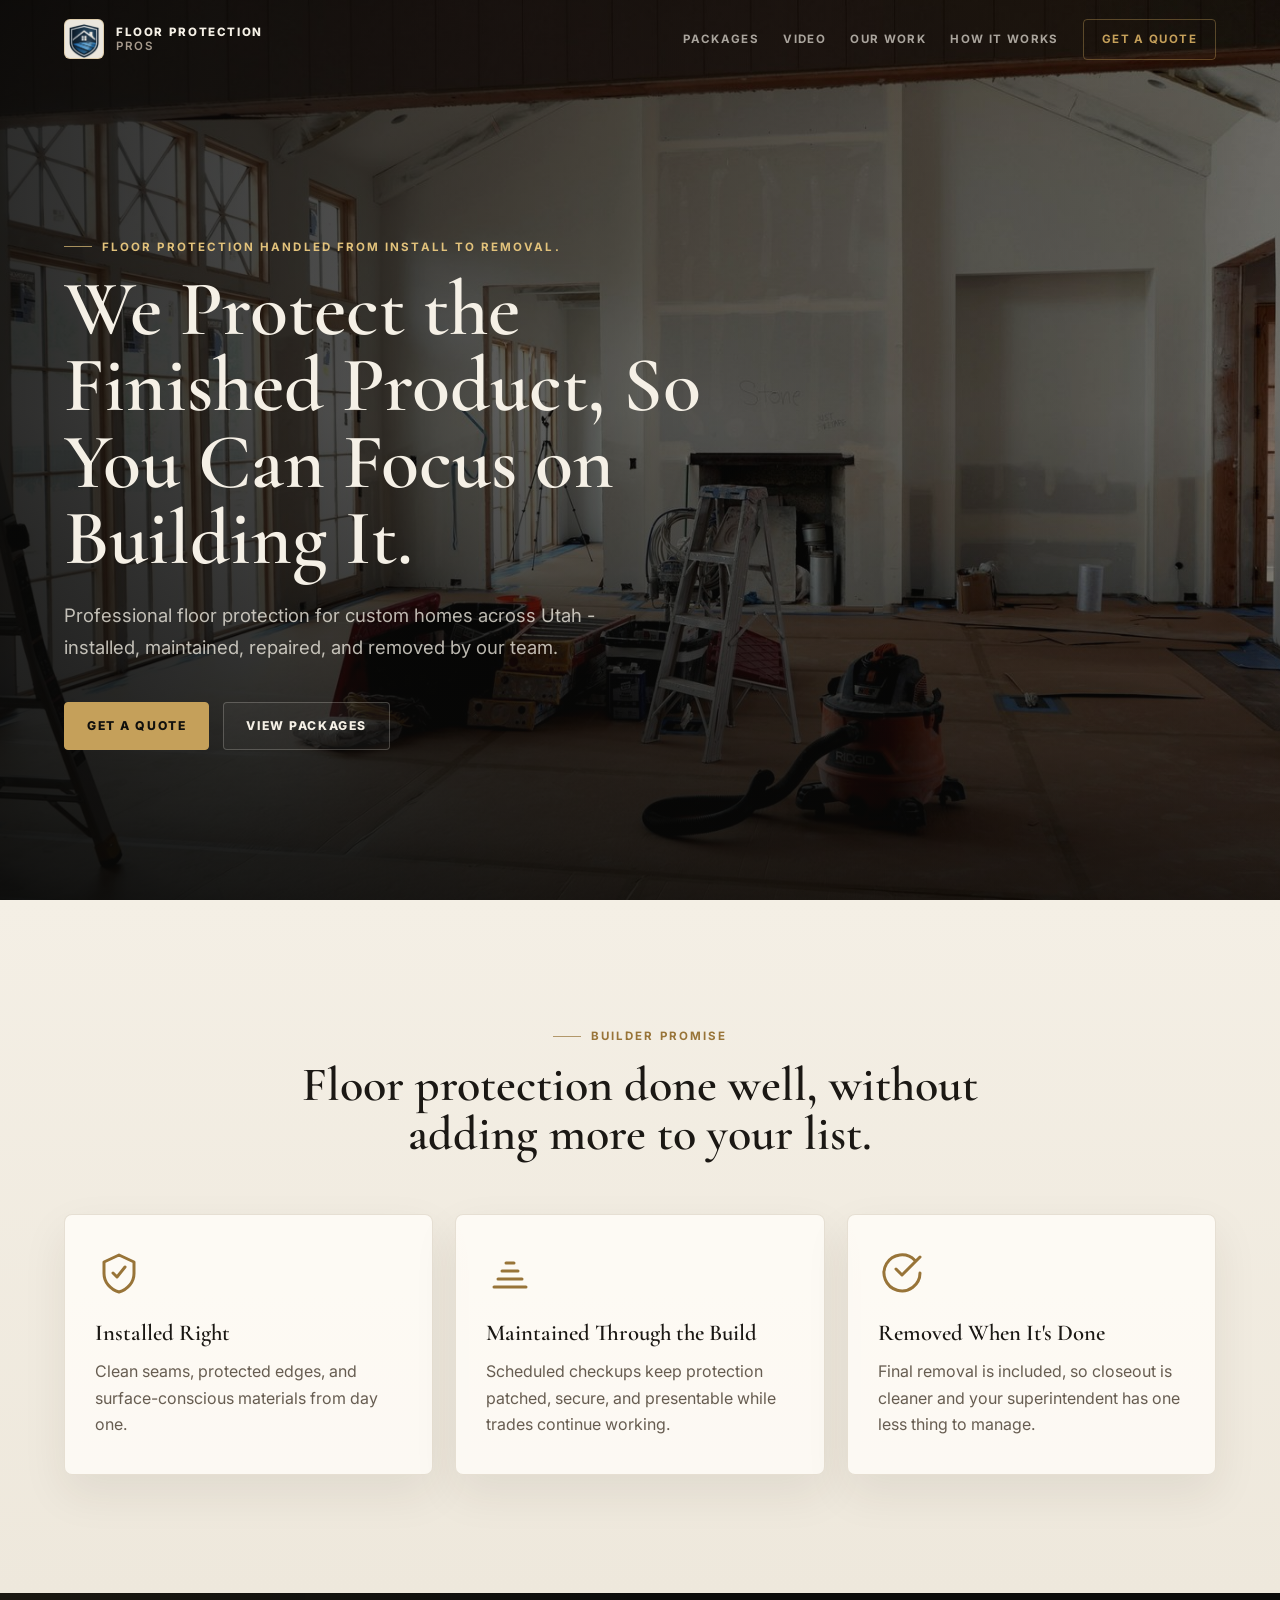
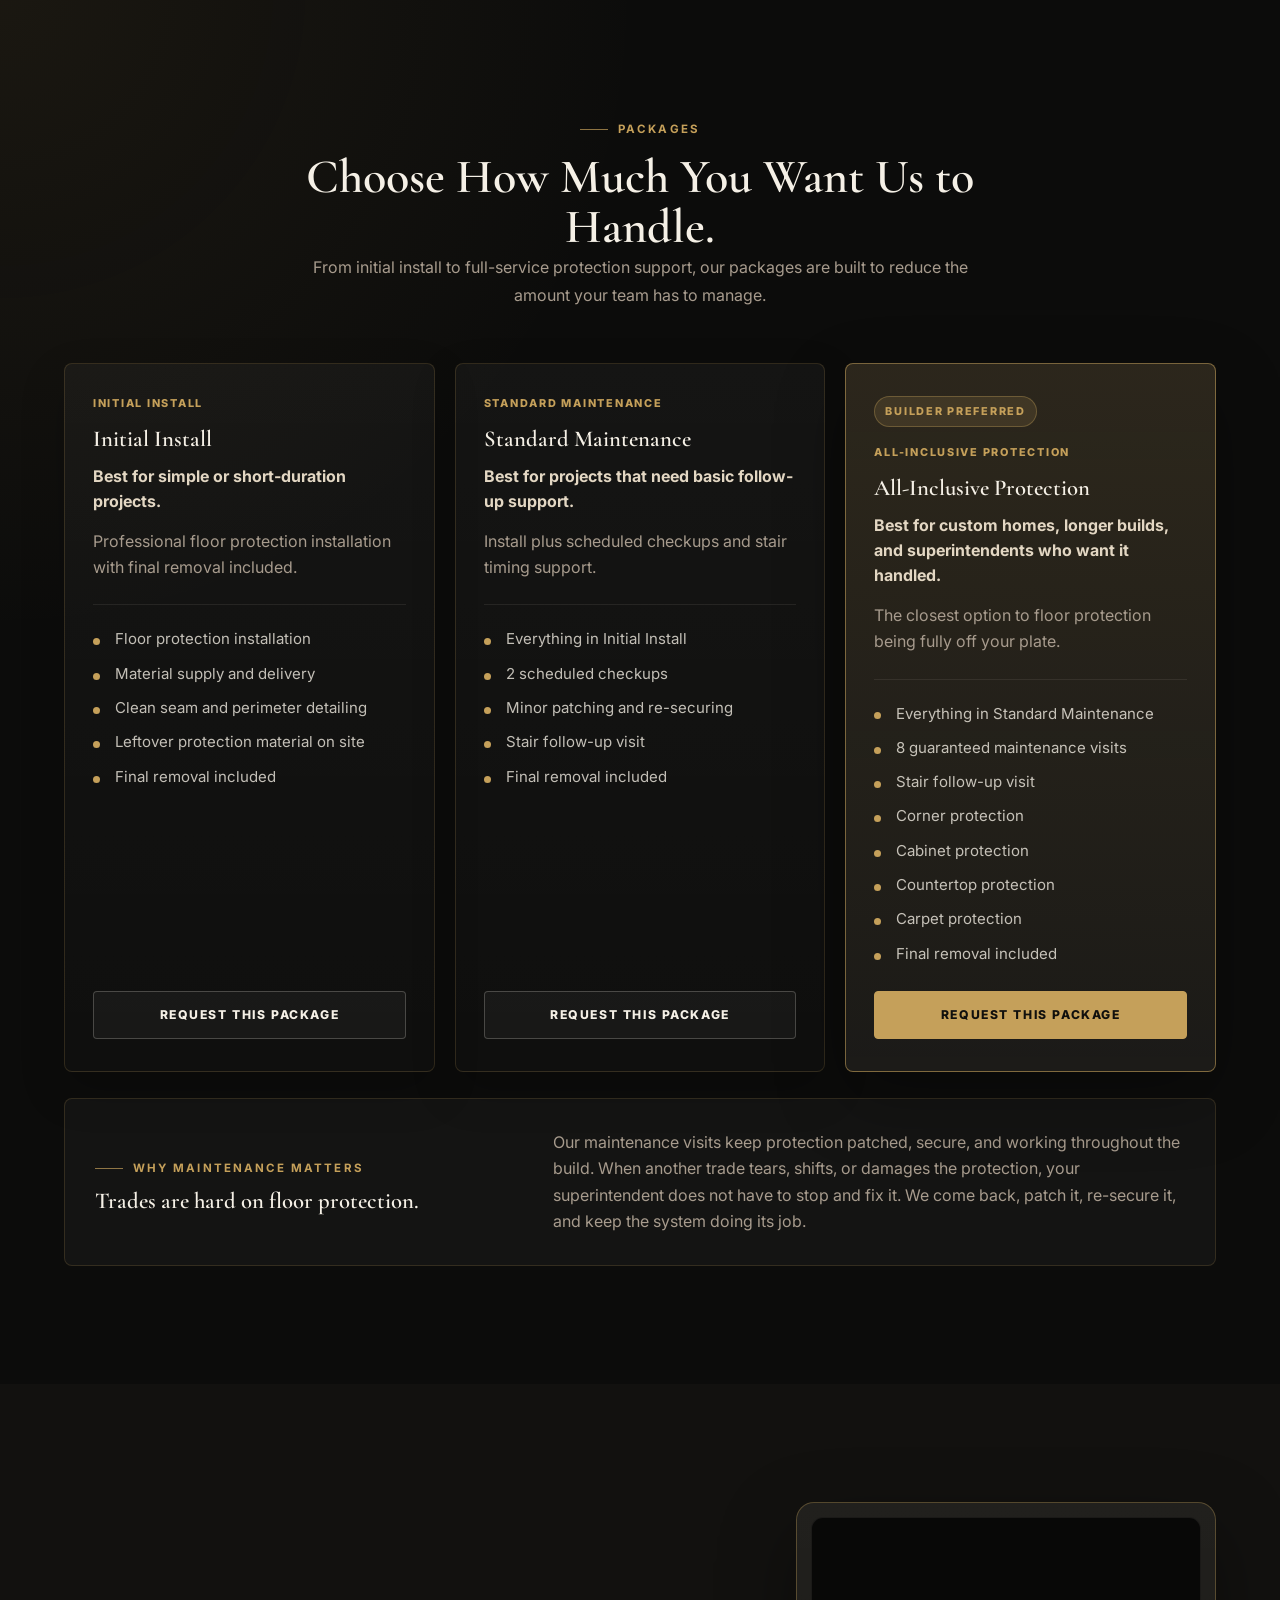
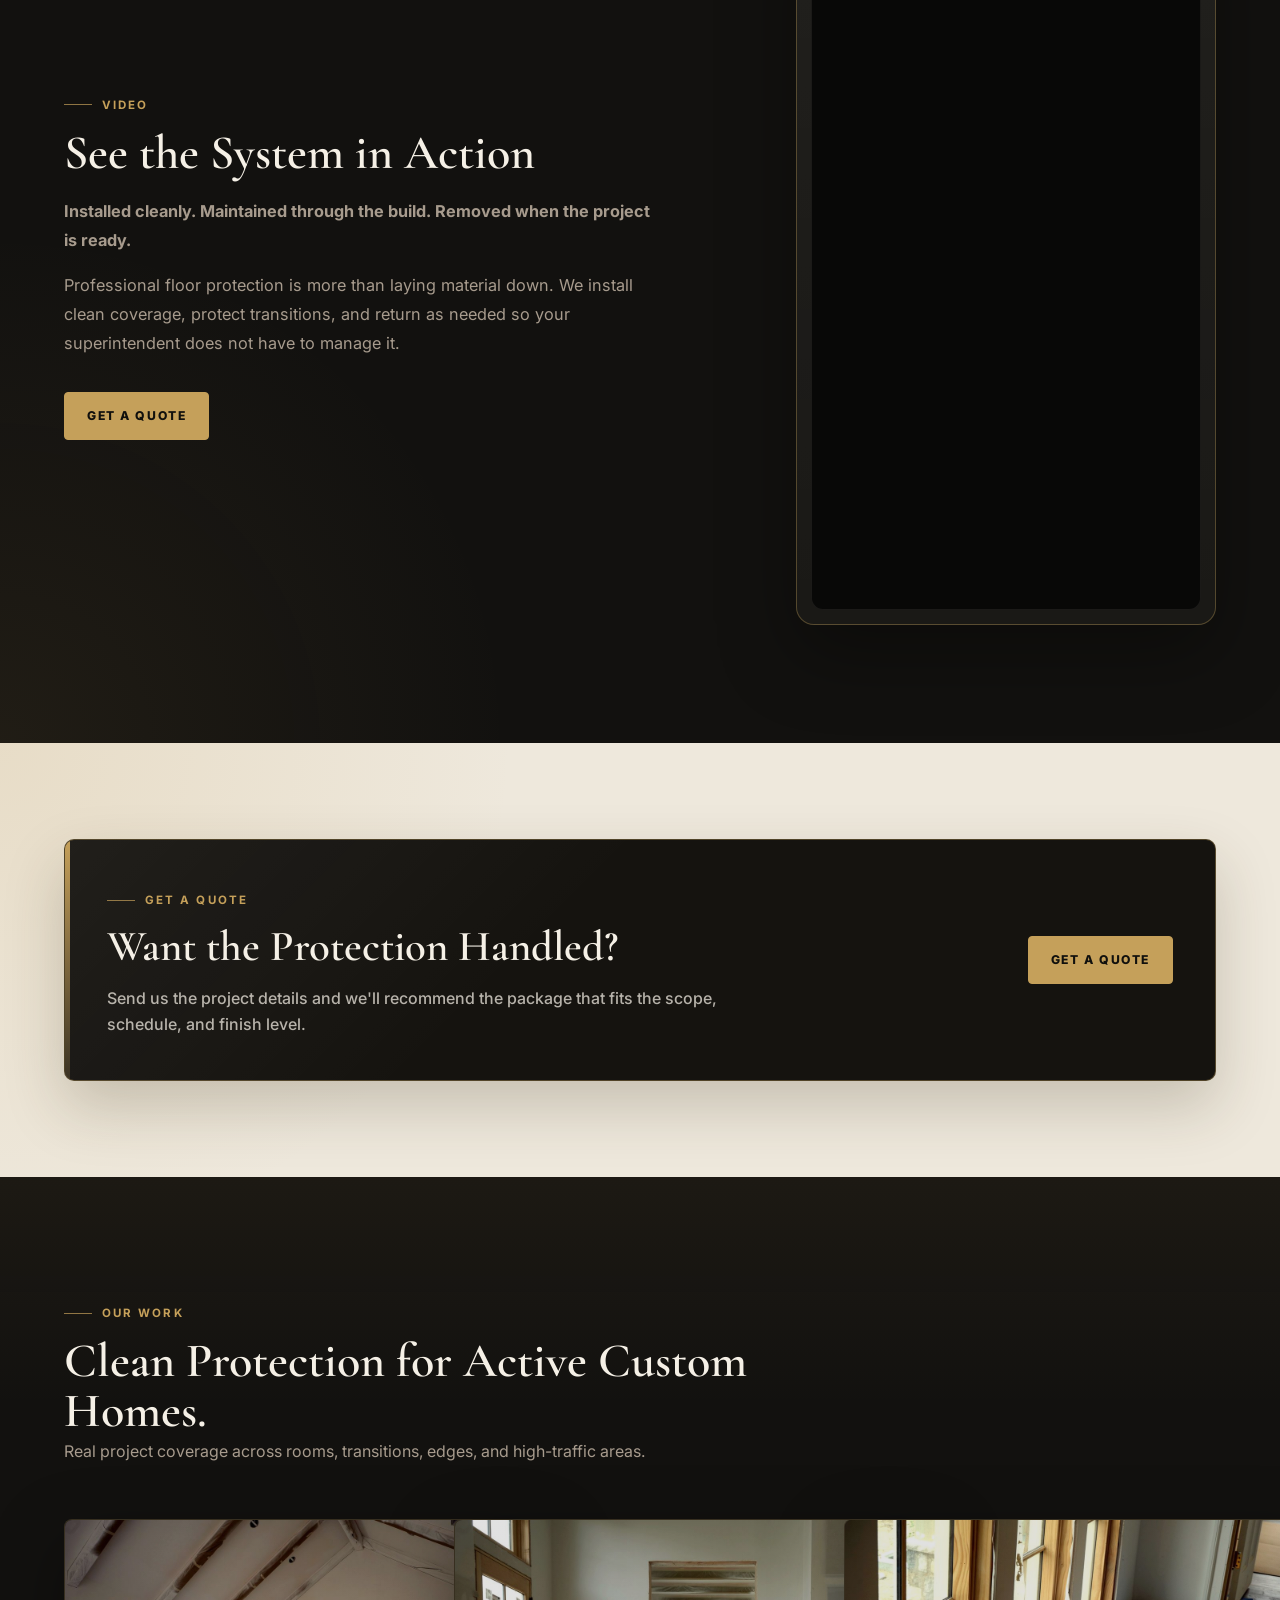
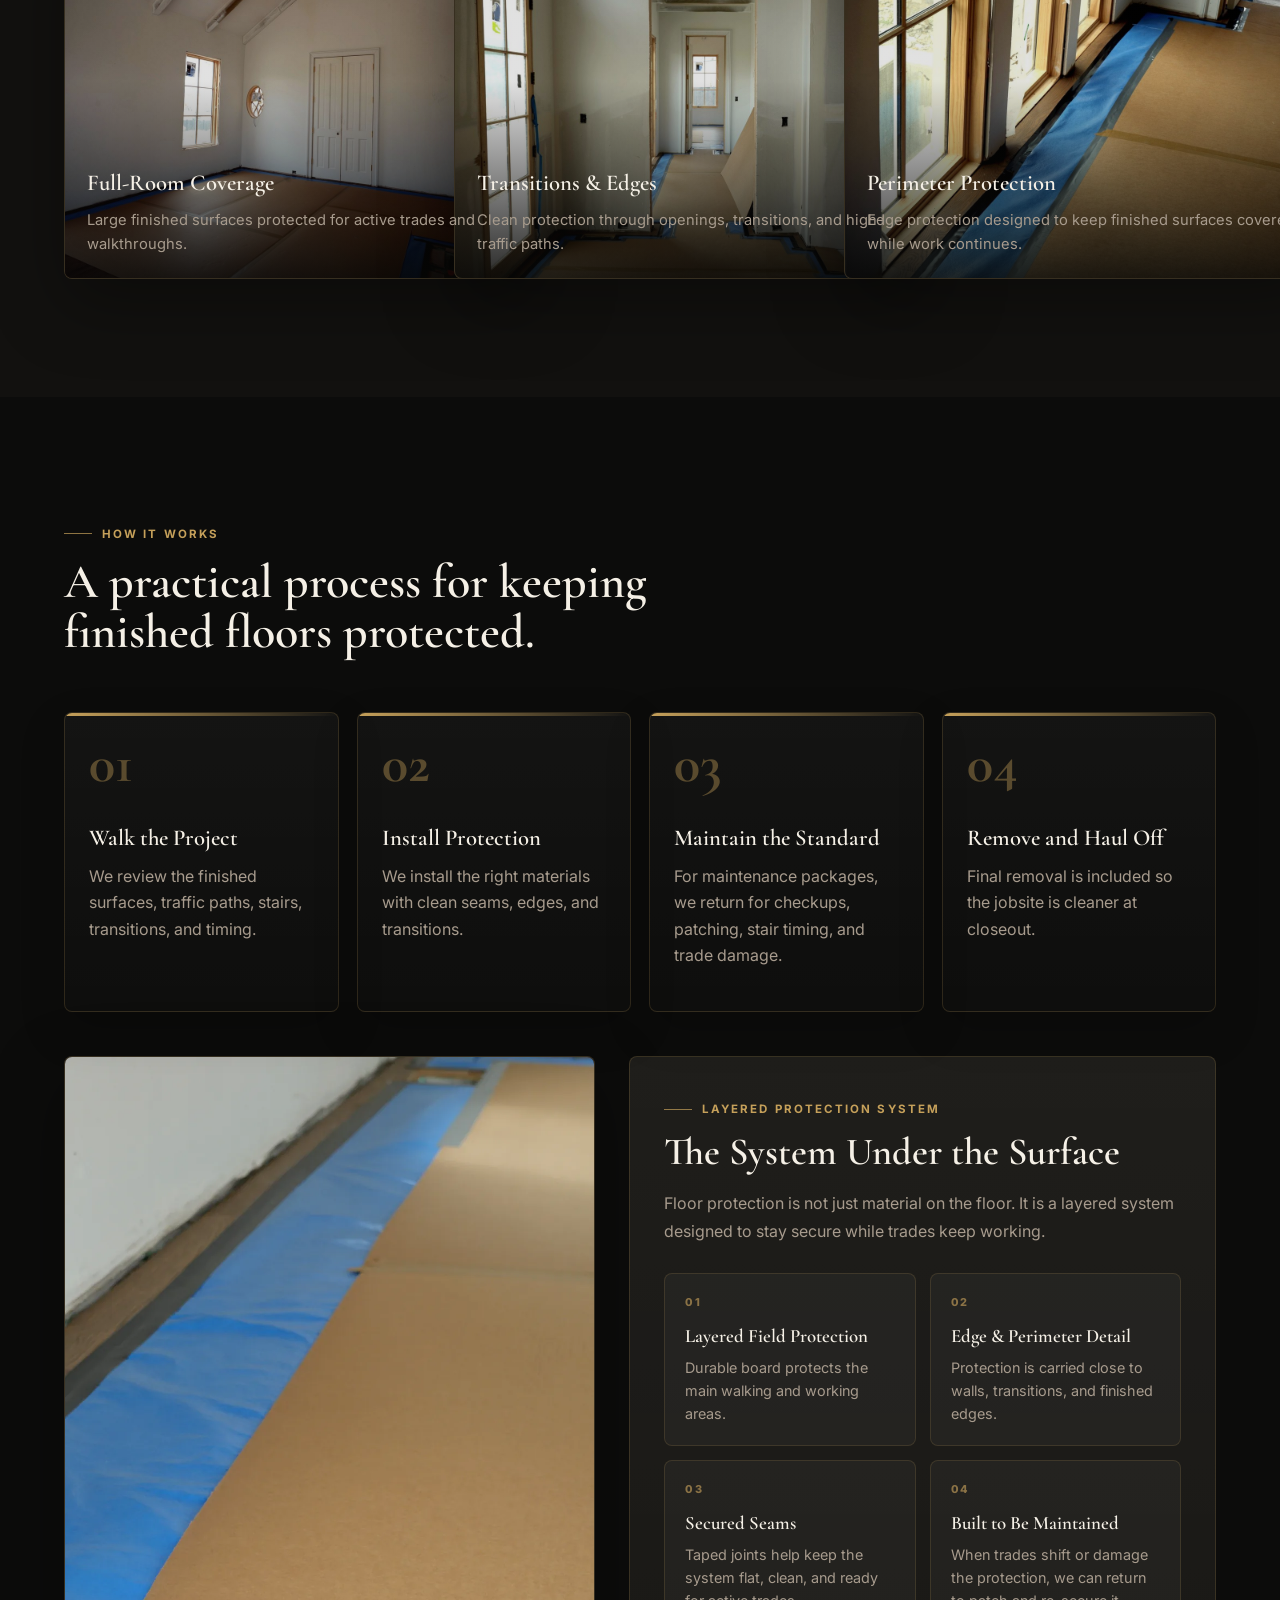
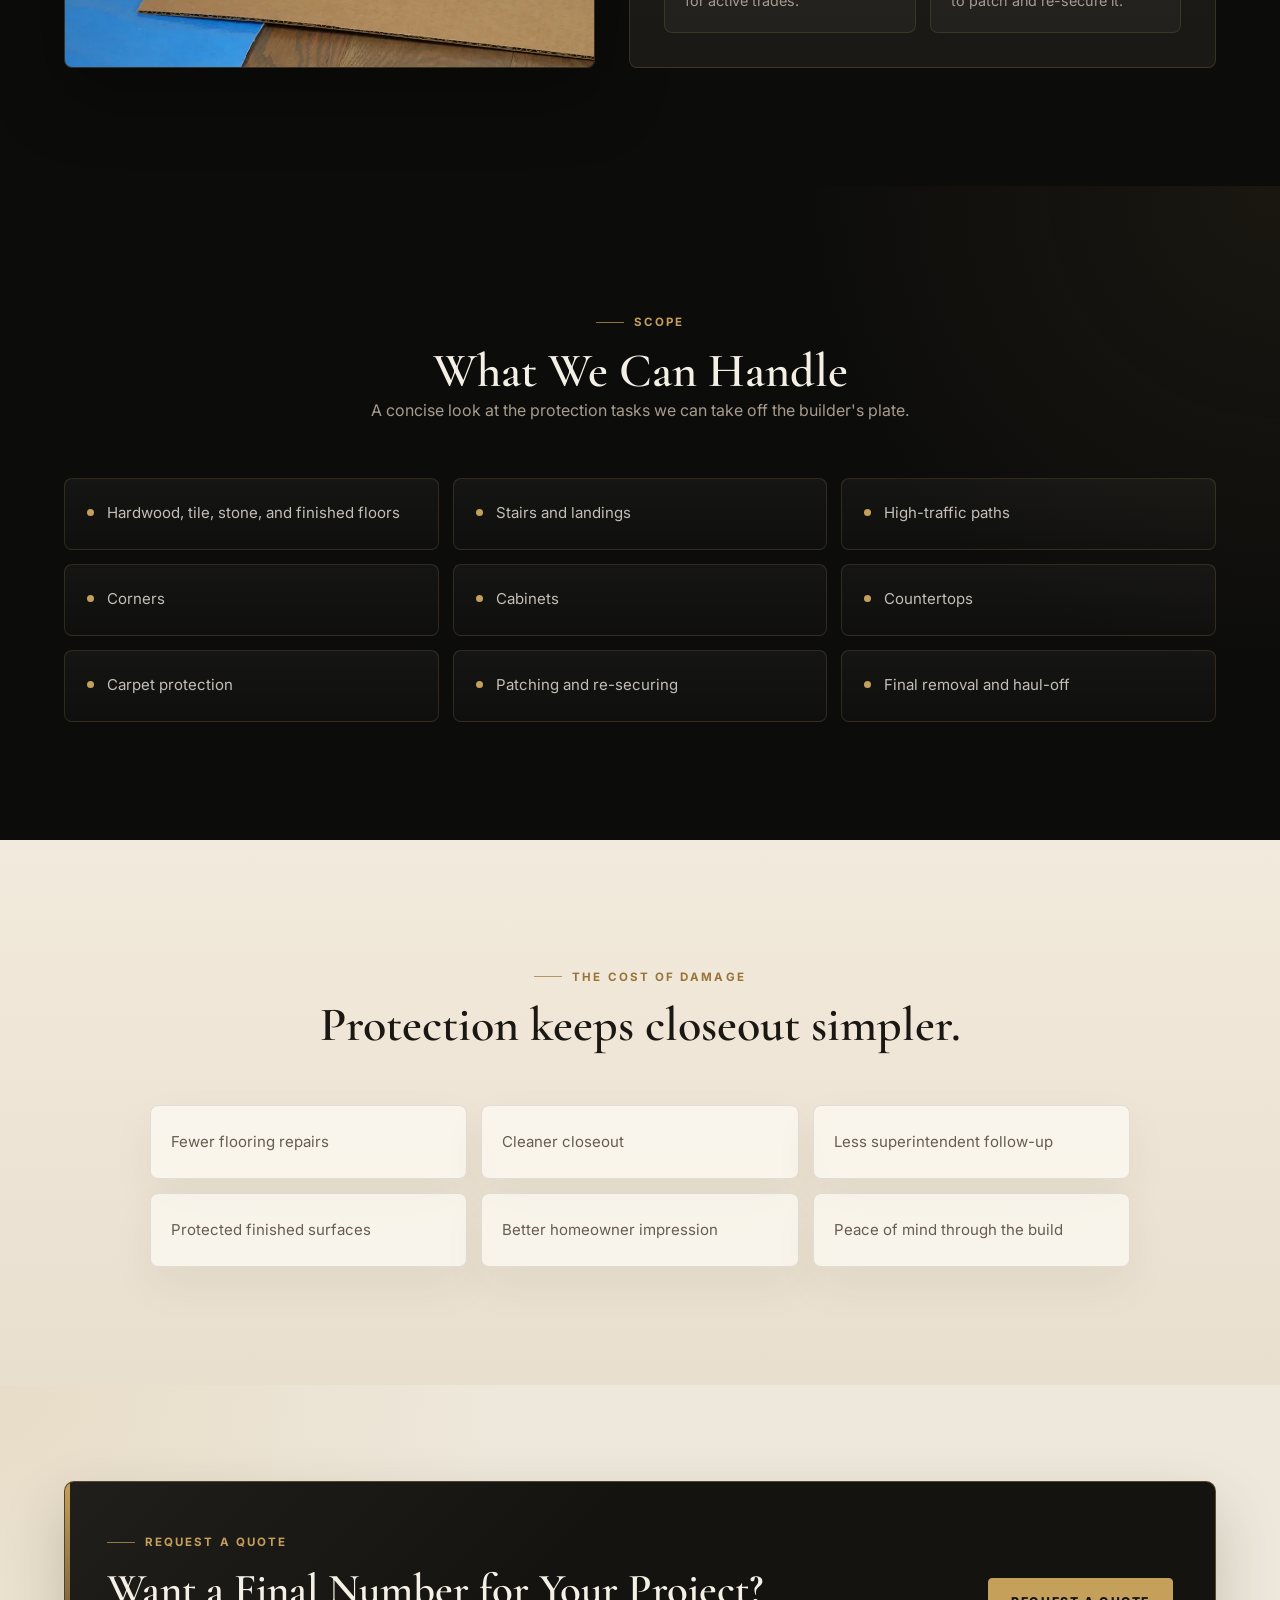
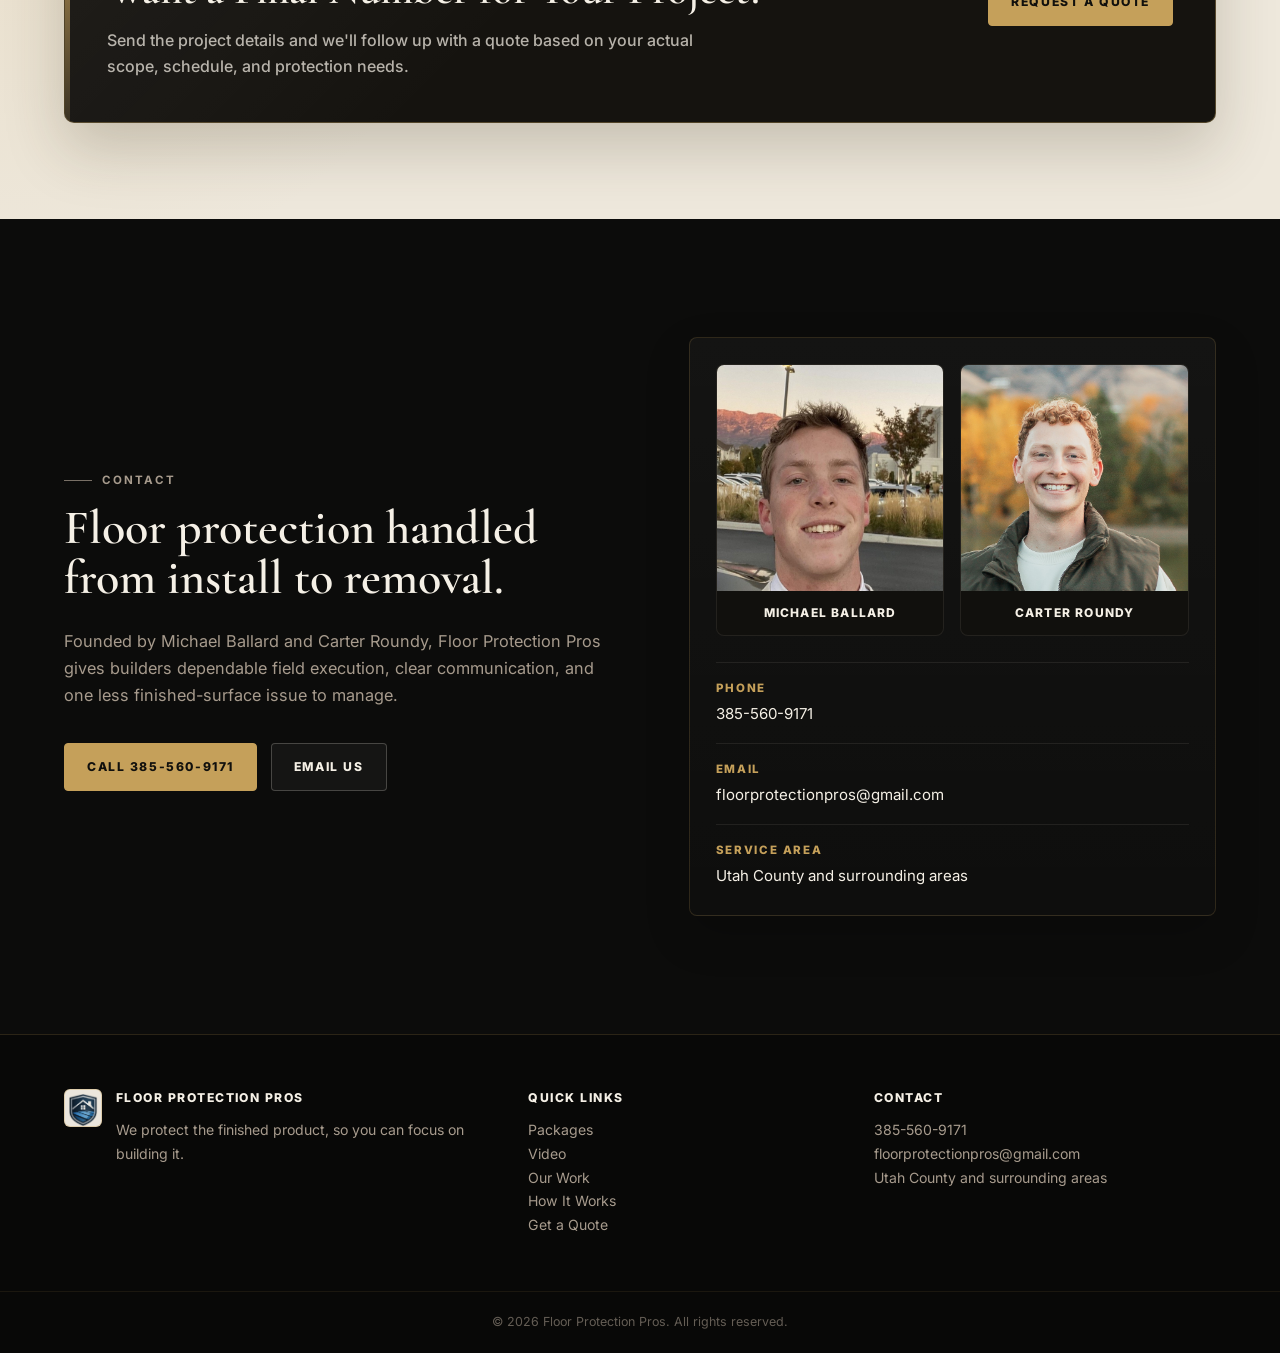
<file: index.html>
<!DOCTYPE html>
<html lang="en">
<head>
    <meta charset="UTF-8">
    <meta name="viewport" content="width=device-width, initial-scale=1.0">
    <title>Floor Protection Pros | Premium Floor Protection for Utah Custom Homes</title>
    <meta name="description" content="Premium temporary floor protection for custom homes, finished surfaces, and builder-ready job sites across Utah County and surrounding areas.">
    <link rel="preconnect" href="https://fonts.googleapis.com">
    <link rel="preconnect" href="https://fonts.gstatic.com" crossorigin>
    <link href="https://fonts.googleapis.com/css2?family=Cormorant+Garamond:wght@500;600;700&family=Inter:wght@400;500;600;700&display=swap" rel="stylesheet">
    <link rel="stylesheet" href="index.styles.css">
</head>
<body>
    <div class="site-loader" id="siteLoader" aria-hidden="true">
        <div class="site-loader-inner">
            <img src="floor-protection-pros-shield.png" alt="">
            <p>Floor Protection Pros</p>
            <div class="loader-bar"><span></span></div>
        </div>
    </div>

    <header class="nav" id="top">
        <div class="nav-inner">
            <a href="index.html" class="nav-logo" aria-label="Floor Protection Pros home">
                <span class="logo-mark">
                    <img src="floor-protection-pros-shield.png" alt="" aria-hidden="true">
                </span>
                <span class="logo-text">
                    <span>Floor Protection</span>
                    <span>Pros</span>
                </span>
            </a>

            <nav class="nav-links" aria-label="Main navigation">
                <a href="#packages">Packages</a>
                <a href="#video">Video</a>
                <a href="#work">Our Work</a>
                <a href="#how-it-works">How It Works</a>
                <a href="quote.html" class="nav-cta">Get a Quote</a>
            </nav>

            <button class="nav-hamburger" aria-label="Toggle menu" aria-expanded="false">
                <span></span><span></span><span></span>
            </button>
        </div>

        <div class="nav-mobile" aria-hidden="true">
            <a href="#packages">Packages</a>
            <a href="#video">Video</a>
            <a href="#work">Our Work</a>
            <a href="#how-it-works">How It Works</a>
            <a href="quote.html">Get a Quote</a>
        </div>
    </header>

    <main>
        <section class="hero">
            <div class="hero-bg" aria-hidden="true"></div>
            <div class="hero-overlay" aria-hidden="true"></div>
            <div class="container hero-content">
                <p class="eyebrow hero-slogan">Floor protection handled from install to removal.</p>
                <h1>We Protect the Finished Product, So You Can Focus on Building It.</h1>
                <p>Professional floor protection for custom homes across Utah - installed, maintained, repaired, and removed by our team.</p>
                <div class="hero-actions">
                    <a href="quote.html" class="btn btn-primary">Get a Quote</a>
                    <a href="#packages" class="btn btn-secondary">View Packages</a>
                </div>
            </div>
        </section>

        <section class="section value-section" id="builder-promise">
            <div class="container">
                <div class="section-heading centered">
                    <p class="eyebrow">Builder Promise</p>
                    <h2>Floor protection done well, without adding more to your list.</h2>
                </div>

                <div class="value-grid">
                    <article class="value-card">
                        <span class="card-icon" aria-hidden="true">
                            <svg viewBox="0 0 24 24" fill="none" stroke="currentColor" stroke-width="1.5" stroke-linecap="round" stroke-linejoin="round">
                                <path d="M12 3 4.5 6.5v5.7c0 4.4 3.1 7.9 7.5 9.3 4.4-1.4 7.5-4.9 7.5-9.3V6.5L12 3Z"/>
                                <path d="m9 12 2 2 4-5"/>
                            </svg>
                        </span>
                        <h3>Installed Right</h3>
                        <p>Clean seams, protected edges, and surface-conscious materials from day one.</p>
                    </article>

                    <article class="value-card">
                        <span class="card-icon" aria-hidden="true">
                            <svg viewBox="0 0 24 24" fill="none" stroke="currentColor" stroke-width="1.5" stroke-linecap="round" stroke-linejoin="round">
                                <path d="M4 19h16"/>
                                <path d="M6 15h12"/>
                                <path d="M8 11h8"/>
                                <path d="M10 7h4"/>
                            </svg>
                        </span>
                        <h3>Maintained Through the Build</h3>
                        <p>Scheduled checkups keep protection patched, secure, and presentable while trades continue working.</p>
                    </article>

                    <article class="value-card">
                        <span class="card-icon" aria-hidden="true">
                            <svg viewBox="0 0 24 24" fill="none" stroke="currentColor" stroke-width="1.5" stroke-linecap="round" stroke-linejoin="round">
                                <path d="M21 12a9 9 0 1 1-2.6-6.4"/>
                                <path d="m21 4-9 9-3-3"/>
                            </svg>
                        </span>
                        <h3>Removed When It's Done</h3>
                        <p>Final removal is included, so closeout is cleaner and your superintendent has one less thing to manage.</p>
                    </article>
                </div>
            </div>
        </section>

        <section class="section packages-section" id="packages">
            <div class="container">
                <div class="section-heading centered">
                    <p class="eyebrow">Packages</p>
                    <h2>Choose How Much You Want Us to Handle.</h2>
                    <p class="section-sub">From initial install to full-service protection support, our packages are built to reduce the amount your team has to manage.</p>
                </div>

                <div class="package-grid">
                    <article class="package-card">
                        <p class="package-kicker">Initial Install</p>
                        <h3>Initial Install</h3>
                        <p class="package-best">Best for simple or short-duration projects.</p>
                        <p>Professional floor protection installation with final removal included.</p>
                        <ul>
                            <li>Floor protection installation</li>
                            <li>Material supply and delivery</li>
                            <li>Clean seam and perimeter detailing</li>
                            <li>Leftover protection material on site</li>
                            <li>Final removal included</li>
                        </ul>
                        <a href="quote.html" class="btn btn-secondary package-cta">Request This Package</a>
                    </article>

                    <article class="package-card">
                        <p class="package-kicker">Standard Maintenance</p>
                        <h3>Standard Maintenance</h3>
                        <p class="package-best">Best for projects that need basic follow-up support.</p>
                        <p>Install plus scheduled checkups and stair timing support.</p>
                        <ul>
                            <li>Everything in Initial Install</li>
                            <li>2 scheduled checkups</li>
                            <li>Minor patching and re-securing</li>
                            <li>Stair follow-up visit</li>
                            <li>Final removal included</li>
                        </ul>
                        <a href="quote.html" class="btn btn-secondary package-cta">Request This Package</a>
                    </article>

                    <article class="package-card package-card-featured">
                        <p class="package-label">Builder Preferred</p>
                        <p class="package-kicker">All-Inclusive Protection</p>
                        <h3>All-Inclusive Protection</h3>
                        <p class="package-best">Best for custom homes, longer builds, and superintendents who want it handled.</p>
                        <p>The closest option to floor protection being fully off your plate.</p>
                        <ul>
                            <li>Everything in Standard Maintenance</li>
                            <li>8 guaranteed maintenance visits</li>
                            <li>Stair follow-up visit</li>
                            <li>Corner protection</li>
                            <li>Cabinet protection</li>
                            <li>Countertop protection</li>
                            <li>Carpet protection</li>
                            <li>Final removal included</li>
                        </ul>
                        <a href="quote.html" class="btn btn-primary package-cta">Request This Package</a>
                    </article>
                </div>

                <aside class="maintenance-note">
                    <div>
                        <p class="eyebrow">Why Maintenance Matters</p>
                        <h3>Trades are hard on floor protection.</h3>
                    </div>
                    <p>Our maintenance visits keep protection patched, secure, and working throughout the build. When another trade tears, shifts, or damages the protection, your superintendent does not have to stop and fix it. We come back, patch it, re-secure it, and keep the system doing its job.</p>
                </aside>
            </div>
        </section>

        <section class="section video-section" id="video">
            <div class="container video-layout">
                <div class="video-copy">
                    <p class="eyebrow">Video</p>
                    <h2>See the System in Action</h2>
                    <p class="video-subtitle">Installed cleanly. Maintained through the build. Removed when the project is ready.</p>
                    <p>Professional floor protection is more than laying material down. We install clean coverage, protect transitions, and return as needed so your superintendent does not have to manage it.</p>
                    <a href="quote.html" class="btn btn-primary">Get a Quote</a>
                </div>

                <div class="video-card" aria-label="Floor Protection Pros system video">
                    <div class="video-frame">
                        <iframe
                            src="https://www.youtube.com/embed/Yy9friWGk7M"
                            title="Floor Protection Pros system video"
                            loading="lazy"
                            allow="accelerometer; autoplay; clipboard-write; encrypted-media; gyroscope; picture-in-picture; web-share"
                            allowfullscreen></iframe>
                    </div>
                </div>
            </div>
        </section>

        <section class="quote-band quote-band-early" id="quote">
            <div class="container quote-band-inner">
                <div>
                    <p class="eyebrow dark-eyebrow">Get a Quote</p>
                    <h2>Want the Protection Handled?</h2>
                    <p>Send us the project details and we'll recommend the package that fits the scope, schedule, and finish level.</p>
                </div>
                <a href="quote.html" class="btn btn-dark">Get a Quote</a>
            </div>
        </section>

        <section class="section work-section" id="work">
            <div class="container">
                <div class="section-heading">
                    <p class="eyebrow">Our Work</p>
                    <h2>Clean Protection for Active Custom Homes.</h2>
                    <p class="section-sub">Real project coverage across rooms, transitions, edges, and high-traffic areas.</p>
                </div>

                <div class="work-grid">
                    <article class="work-card">
                        <img src="fpp-02-gallery-full-room-coverage.jpg" alt="Full-room floor protection installed across finished surfaces in an active custom home" loading="lazy">
                        <div class="work-caption">
                            <h3>Full-Room Coverage</h3>
                            <p>Large finished surfaces protected for active trades and walkthroughs.</p>
                        </div>
                    </article>

                    <article class="work-card">
                        <img src="fpp-03-gallery-transitions-edges.jpg" alt="Floor protection installed through transitions, edges, and high-traffic paths" loading="lazy">
                        <div class="work-caption">
                            <h3>Transitions &amp; Edges</h3>
                            <p>Clean protection through openings, transitions, and high-traffic paths.</p>
                        </div>
                    </article>

                    <article class="work-card">
                        <img src="fpp-04-gallery-perimeter-detail.jpg" alt="Perimeter floor protection detail along finished edges" loading="lazy">
                        <div class="work-caption">
                            <h3>Perimeter Protection</h3>
                            <p>Edge protection designed to keep finished surfaces covered while work continues.</p>
                        </div>
                    </article>
                </div>
            </div>
        </section>

        <section class="section system-section" id="how-it-works">
            <div class="container">
                <div class="section-heading">
                    <p class="eyebrow">How It Works</p>
                    <h2>A practical process for keeping finished floors protected.</h2>
                </div>

                <div class="process-grid">
                    <article class="process-step">
                        <span>01</span>
                        <h3>Walk the Project</h3>
                        <p>We review the finished surfaces, traffic paths, stairs, transitions, and timing.</p>
                    </article>
                    <article class="process-step">
                        <span>02</span>
                        <h3>Install Protection</h3>
                        <p>We install the right materials with clean seams, edges, and transitions.</p>
                    </article>
                    <article class="process-step">
                        <span>03</span>
                        <h3>Maintain the Standard</h3>
                        <p>For maintenance packages, we return for checkups, patching, stair timing, and trade damage.</p>
                    </article>
                    <article class="process-step">
                        <span>04</span>
                        <h3>Remove and Haul Off</h3>
                        <p>Final removal is included so the jobsite is cleaner at closeout.</p>
                    </article>
                </div>

                <div class="layer-system">
                    <figure class="layer-system-image">
                        <img src="fpp-process-layered-system-dsc01669-detail.webp" alt="Layered floor protection showing finished floor, blue perimeter layer, taped edge, and cardboard field protection" loading="lazy">
                    </figure>

                    <div class="layer-system-content">
                        <div class="layer-system-heading">
                            <p class="eyebrow">Layered Protection System</p>
                            <h3>The System Under the Surface</h3>
                            <p>Floor protection is not just material on the floor. It is a layered system designed to stay secure while trades keep working.</p>
                        </div>

                        <div class="layer-card-grid">
                            <article class="layer-card">
                                <span>01</span>
                                <h4>Layered Field Protection</h4>
                                <p>Durable board protects the main walking and working areas.</p>
                            </article>
                            <article class="layer-card">
                                <span>02</span>
                                <h4>Edge &amp; Perimeter Detail</h4>
                                <p>Protection is carried close to walls, transitions, and finished edges.</p>
                            </article>
                            <article class="layer-card">
                                <span>03</span>
                                <h4>Secured Seams</h4>
                                <p>Taped joints help keep the system flat, clean, and ready for active trades.</p>
                            </article>
                            <article class="layer-card">
                                <span>04</span>
                                <h4>Built to Be Maintained</h4>
                                <p>When trades shift or damage the protection, we can return to patch and re-secure it.</p>
                            </article>
                        </div>
                    </div>
                </div>
            </div>
        </section>

        <section class="section support-section" id="what-we-handle">
            <div class="container">
                <div class="section-heading centered">
                    <p class="eyebrow">Scope</p>
                    <h2>What We Can Handle</h2>
                    <p class="section-sub">A concise look at the protection tasks we can take off the builder's plate.</p>
                </div>

                <ul class="handle-grid">
                    <li>Hardwood, tile, stone, and finished floors</li>
                    <li>Stairs and landings</li>
                    <li>High-traffic paths</li>
                    <li>Corners</li>
                    <li>Cabinets</li>
                    <li>Countertops</li>
                    <li>Carpet protection</li>
                    <li>Patching and re-securing</li>
                    <li>Final removal and haul-off</li>
                </ul>
            </div>
        </section>

        <section class="section comparison-section">
            <div class="container">
                <div class="section-heading centered">
                    <p class="eyebrow">The Cost of Damage</p>
                    <h2>Protection keeps closeout simpler.</h2>
                </div>

                <div class="benefit-grid">
                    <span>Fewer flooring repairs</span>
                    <span>Cleaner closeout</span>
                    <span>Less superintendent follow-up</span>
                    <span>Protected finished surfaces</span>
                    <span>Better homeowner impression</span>
                    <span>Peace of mind through the build</span>
                </div>
            </div>
        </section>

        <section class="quote-band final-quote-band">
            <div class="container quote-band-inner">
                <div>
                    <p class="eyebrow dark-eyebrow">Request a Quote</p>
                    <h2>Want a Final Number for Your Project?</h2>
                    <p>Send the project details and we'll follow up with a quote based on your actual scope, schedule, and protection needs.</p>
                </div>
                <a href="quote.html" class="btn btn-dark">Request a Quote</a>
            </div>
        </section>

        <section class="section contact-section" id="contact">
            <div class="container contact-layout">
                <div class="contact-copy">
                    <p class="eyebrow">Contact</p>
                    <h2>Floor protection handled from install to removal.</h2>
                    <p>Founded by Michael Ballard and Carter Roundy, Floor Protection Pros gives builders dependable field execution, clear communication, and one less finished-surface issue to manage.</p>

                    <div class="contact-actions">
                        <a href="tel:3855609171" class="btn btn-primary">Call 385-560-9171</a>
                        <a href="mailto:floorprotectionpros@gmail.com" class="btn btn-secondary">Email Us</a>
                    </div>
                </div>

                <div class="contact-panel">
                    <div class="founders">
                        <figure>
                            <img src="michael-ballard-headshot.jpg" alt="Michael Ballard, co-founder of Floor Protection Pros" loading="lazy">
                            <figcaption>Michael Ballard</figcaption>
                        </figure>
                        <figure>
                            <img src="carter-roundy-headshot.jpg" alt="Carter Roundy, co-founder of Floor Protection Pros" loading="lazy">
                            <figcaption>Carter Roundy</figcaption>
                        </figure>
                    </div>

                    <dl class="contact-list">
                        <div>
                            <dt>Phone</dt>
                            <dd><a href="tel:3855609171">385-560-9171</a></dd>
                        </div>
                        <div>
                            <dt>Email</dt>
                            <dd><a href="mailto:floorprotectionpros@gmail.com">floorprotectionpros@gmail.com</a></dd>
                        </div>
                        <div>
                            <dt>Service Area</dt>
                            <dd>Utah County and surrounding areas</dd>
                        </div>
                    </dl>
                </div>
            </div>
        </section>
    </main>

    <footer class="footer">
        <div class="container footer-inner">
            <div class="footer-brand">
                <span class="logo-mark footer-logo">
                    <img src="floor-protection-pros-shield.png" alt="" aria-hidden="true">
                </span>
                <div>
                    <p class="footer-name">Floor Protection Pros</p>
                    <p class="footer-tagline">We protect the finished product, so you can focus on building it.</p>
                </div>
            </div>

            <nav class="footer-nav" aria-label="Footer navigation">
                <p>Quick Links</p>
                <a href="#packages">Packages</a>
                <a href="#video">Video</a>
                <a href="#work">Our Work</a>
                <a href="#how-it-works">How It Works</a>
                <a href="quote.html">Get a Quote</a>
            </nav>

            <div class="footer-contact">
                <p>Contact</p>
                <a href="tel:3855609171">385-560-9171</a>
                <a href="mailto:floorprotectionpros@gmail.com">floorprotectionpros@gmail.com</a>
                <span>Utah County and surrounding areas</span>
            </div>
        </div>

        <div class="footer-bottom">
            <p>&copy; 2026 Floor Protection Pros. All rights reserved.</p>
        </div>
    </footer>

    <script src="index.scripts.js"></script>
</body>
</html>
</file>
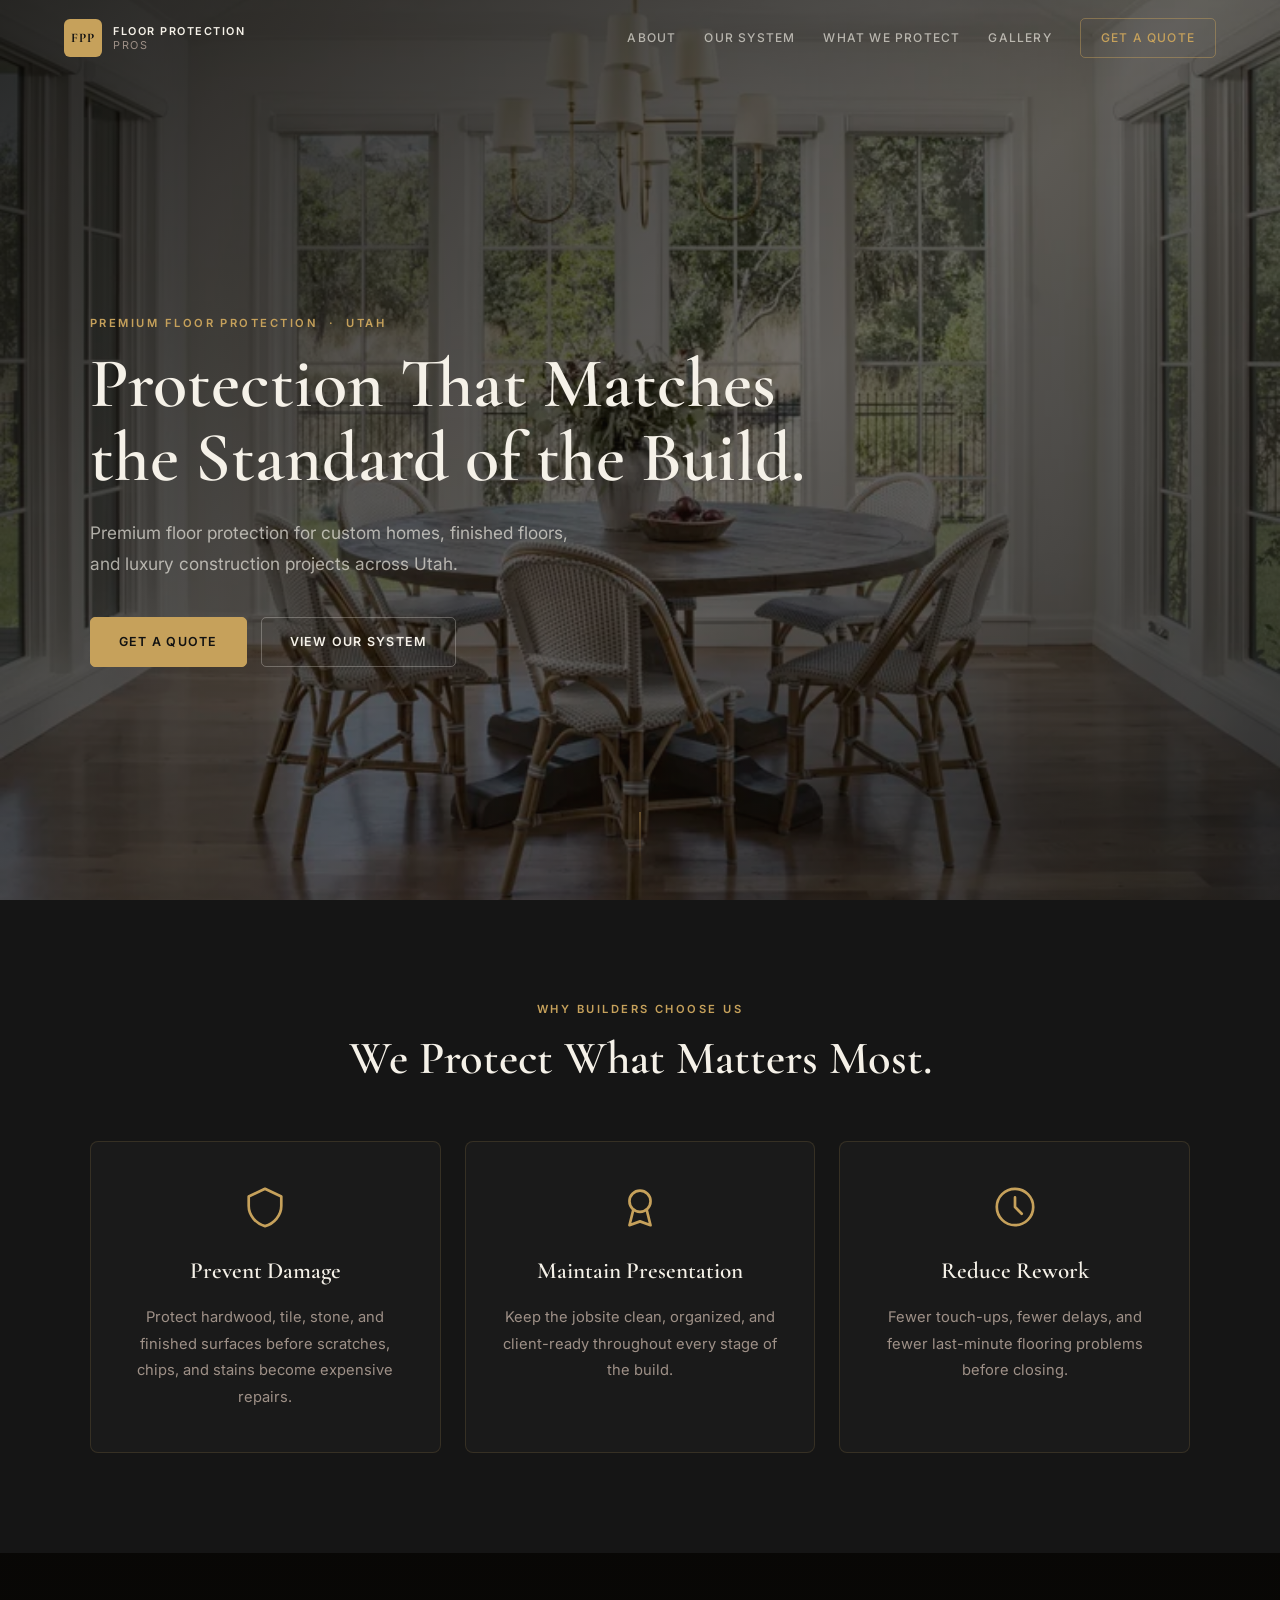
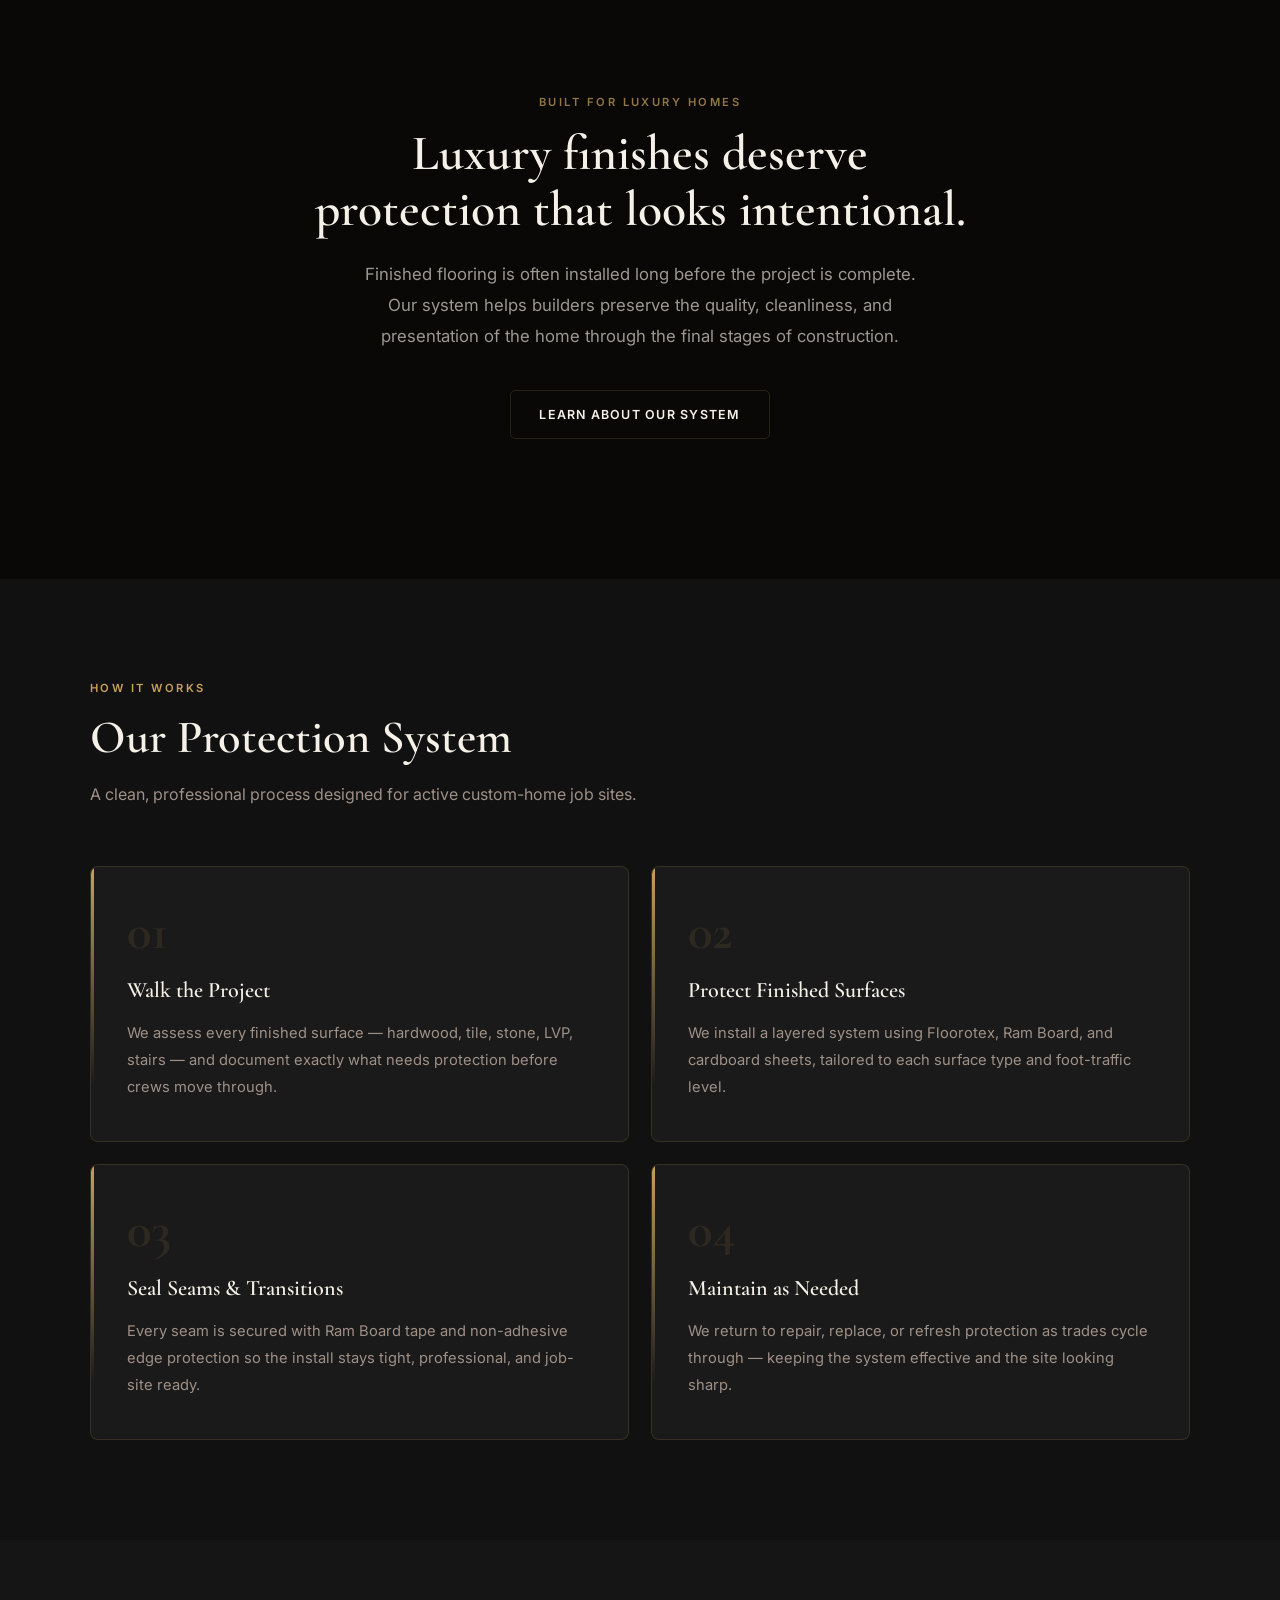
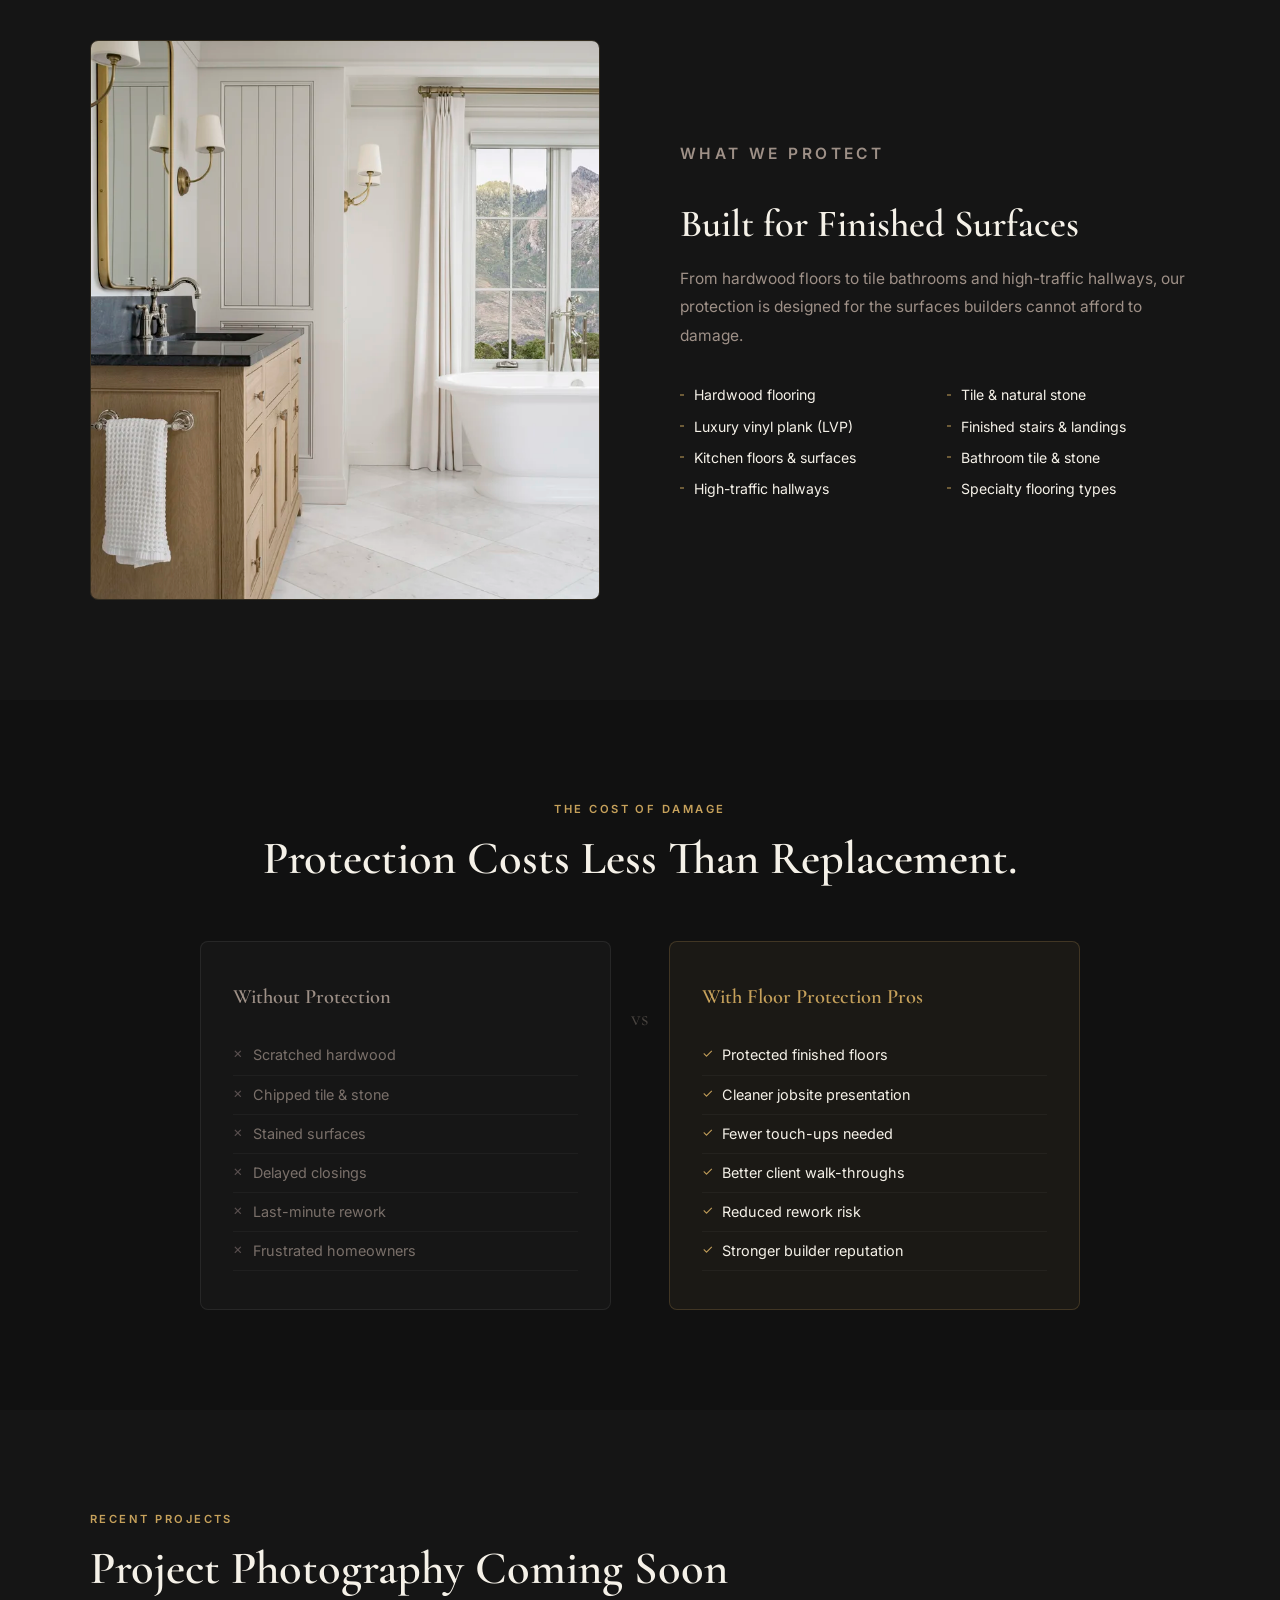
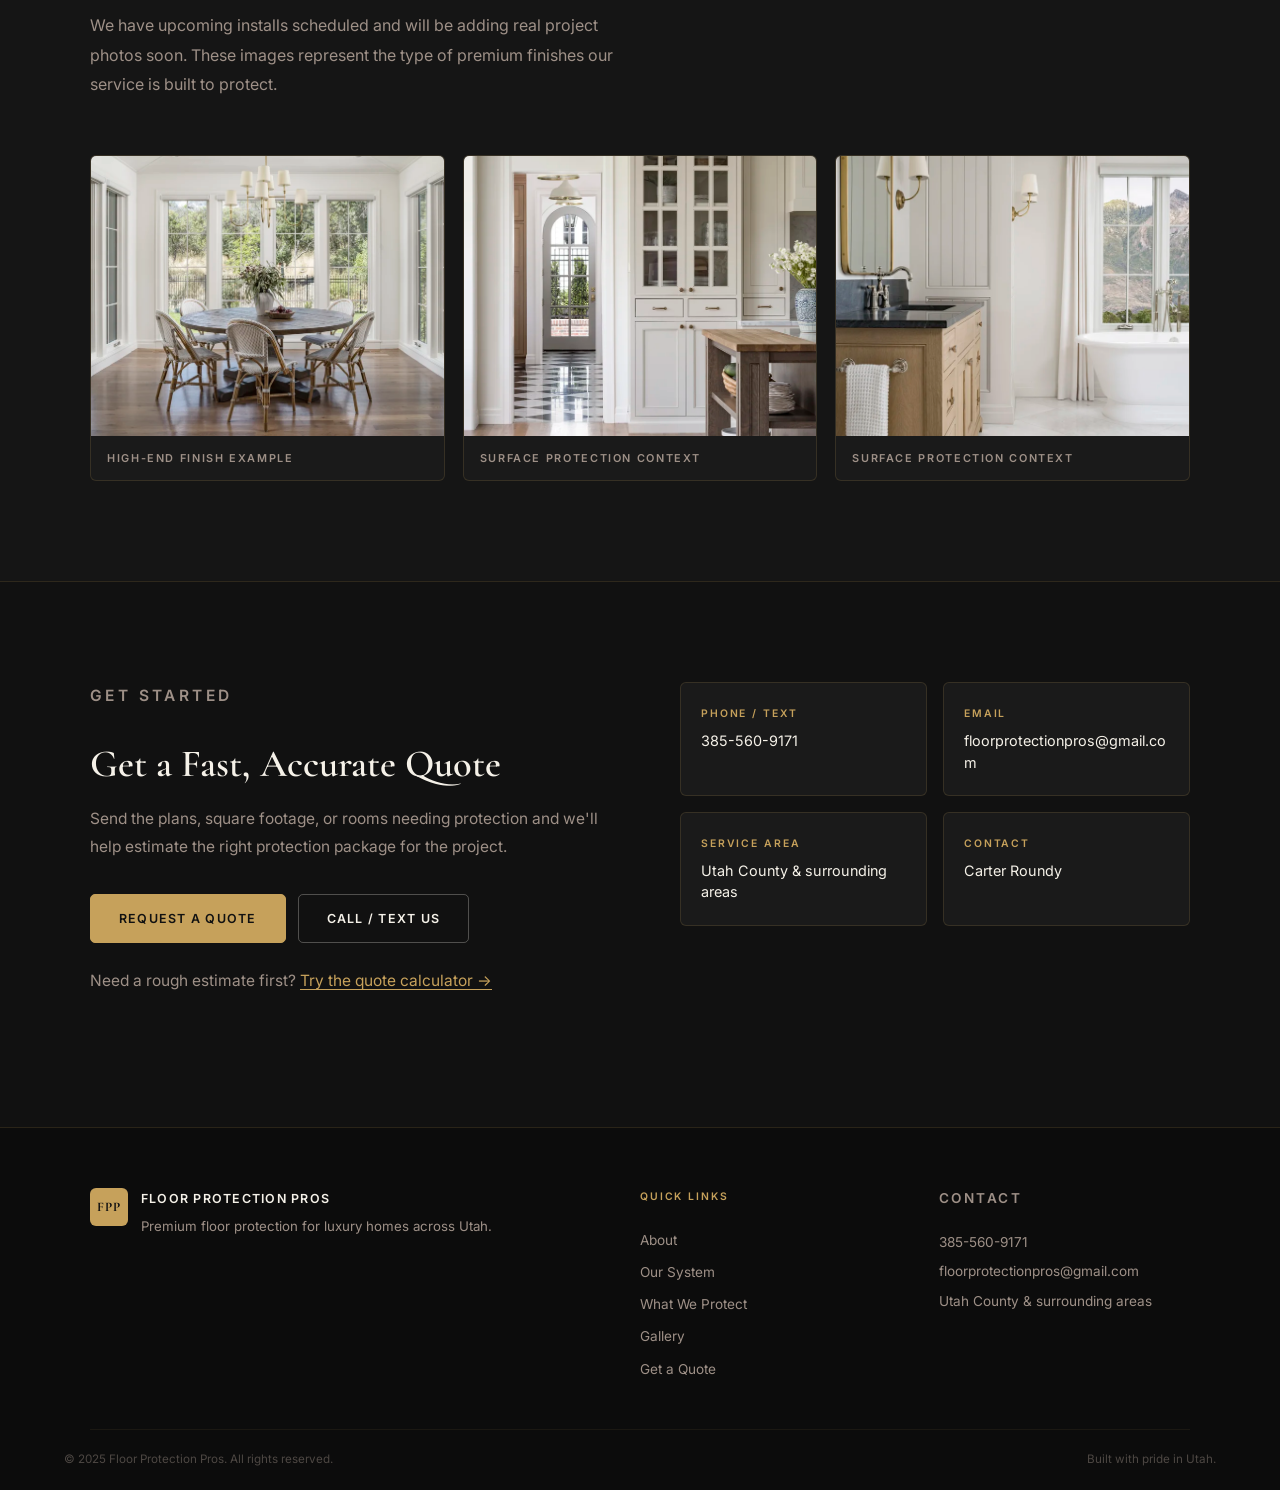
<file: images/index.html>
<!DOCTYPE html>
<html lang="en">
<head>
    <meta charset="UTF-8">
    <meta name="viewport" content="width=device-width, initial-scale=1.0">
    <title>Floor Protection Pros | Premium Floor Protection for Custom Home Builders in Utah</title>
    <meta name="description" content="Professional floor protection for custom home builders across Utah. We protect hardwood, tile, stone, and finished flooring during construction — preventing damage, reducing rework, and keeping job sites client-ready.">
    <link rel="preconnect" href="https://fonts.googleapis.com">
    <link rel="preconnect" href="https://fonts.gstatic.com" crossorigin>
    <link href="https://fonts.googleapis.com/css2?family=Cormorant+Garamond:ital,wght@0,400;0,500;0,600;0,700;1,400;1,500&family=Inter:wght@300;400;500;600&display=swap" rel="stylesheet">
    <link rel="stylesheet" href="index.styles.css">
</head>
<body>

    <!-- ===== NAVIGATION ===== -->
    <header class="nav" id="top">
        <div class="nav-inner">
            <a href="#top" class="nav-logo">
                <span class="nav-logo-badge">FPP</span>
                <div class="nav-logo-wordmark">
                    <span class="nav-logo-name">Floor Protection</span>
                    <span class="nav-logo-sub">Pros</span>
                </div>
            </a>

            <nav class="nav-links" aria-label="Main navigation">
                <a href="#about">About</a>
                <a href="#system">Our System</a>
                <a href="#surfaces">What We Protect</a>
                <a href="#gallery">Gallery</a>
                <a href="#quote" class="nav-cta">Get a Quote</a>
            </nav>

            <button class="nav-hamburger" aria-label="Toggle menu" aria-expanded="false">
                <span></span><span></span><span></span>
            </button>
        </div>

        <div class="nav-mobile" aria-hidden="true">
            <a href="#about">About</a>
            <a href="#system">Our System</a>
            <a href="#surfaces">What We Protect</a>
            <a href="#gallery">Gallery</a>
            <a href="#quote">Get a Quote</a>
        </div>
    </header>

    <!-- ===== HERO ===== -->
    <section class="hero" id="hero">
        <div class="hero-bg"></div>
        <div class="hero-overlay"></div>
        <div class="container hero-content">
            <p class="eyebrow">Premium Floor Protection &nbsp;&middot;&nbsp; Utah</p>
            <h1 class="hero-heading">Protection That Matches<br class="hero-br"> the Standard of the Build.</h1>
            <p class="hero-sub">Premium floor protection for custom homes, finished floors, and luxury construction projects across Utah.</p>
            <div class="hero-actions">
                <a href="#quote" class="btn btn-primary">Get a Quote</a>
                <a href="#system" class="btn btn-ghost">View Our System</a>
            </div>
        </div>
        <div class="hero-scroll-cue" aria-hidden="true">
            <span class="scroll-line"></span>
        </div>
    </section>

    <!-- ===== WHY BUILDERS CHOOSE US ===== -->
    <section class="section benefits-section" id="about">
        <div class="container">
            <div class="section-header centered">
                <p class="eyebrow">Why Builders Choose Us</p>
                <h2>We Protect What Matters Most.</h2>
            </div>
            <div class="benefit-grid">
                <article class="benefit-card">
                    <div class="benefit-icon" aria-hidden="true">
                        <svg viewBox="0 0 24 24" fill="none" stroke="currentColor" stroke-width="1.4" stroke-linecap="round" stroke-linejoin="round">
                            <path d="M12 2.5L3.5 6.5v5c0 4.75 3.7 9.2 8.5 10.5 4.8-1.3 8.5-5.75 8.5-10.5v-5L12 2.5z"/>
                        </svg>
                    </div>
                    <h3>Prevent Damage</h3>
                    <p>Protect hardwood, tile, stone, and finished surfaces before scratches, chips, and stains become expensive repairs.</p>
                </article>

                <article class="benefit-card">
                    <div class="benefit-icon" aria-hidden="true">
                        <svg viewBox="0 0 24 24" fill="none" stroke="currentColor" stroke-width="1.4" stroke-linecap="round" stroke-linejoin="round">
                            <circle cx="12" cy="9" r="5.5"/>
                            <path d="M8.5 13.5L6.5 21.5l5.5-2 5.5 2-2-8"/>
                        </svg>
                    </div>
                    <h3>Maintain Presentation</h3>
                    <p>Keep the jobsite clean, organized, and client-ready throughout every stage of the build.</p>
                </article>

                <article class="benefit-card">
                    <div class="benefit-icon" aria-hidden="true">
                        <svg viewBox="0 0 24 24" fill="none" stroke="currentColor" stroke-width="1.4" stroke-linecap="round" stroke-linejoin="round">
                            <circle cx="12" cy="12" r="9.5"/>
                            <polyline points="12 7 12 12 15.5 15.5"/>
                        </svg>
                    </div>
                    <h3>Reduce Rework</h3>
                    <p>Fewer touch-ups, fewer delays, and fewer last-minute flooring problems before closing.</p>
                </article>
            </div>
        </div>
    </section>

    <!-- ===== BRAND STATEMENT ===== -->
    <section class="brand-statement">
        <div class="brand-statement-bg" aria-hidden="true"></div>
        <div class="brand-statement-overlay" aria-hidden="true"></div>
        <div class="container brand-statement-content">
            <p class="eyebrow light">Built for Luxury Homes</p>
            <h2 class="brand-statement-heading">Luxury finishes deserve<br>protection that looks intentional.</h2>
            <p class="brand-statement-body">Finished flooring is often installed long before the project is complete. Our system helps builders preserve the quality, cleanliness, and presentation of the home through the final stages of construction.</p>
            <a href="#system" class="btn btn-outline">Learn About Our System</a>
        </div>
    </section>

    <!-- ===== OUR PROTECTION SYSTEM ===== -->
    <section class="section system-section" id="system">
        <div class="container">
            <div class="section-header">
                <p class="eyebrow">How It Works</p>
                <h2>Our Protection System</h2>
                <p class="section-sub">A clean, professional process designed for active custom-home job sites.</p>
            </div>
            <div class="steps-grid">
                <article class="step-card">
                    <span class="step-number">01</span>
                    <h3>Walk the Project</h3>
                    <p>We assess every finished surface — hardwood, tile, stone, LVP, stairs — and document exactly what needs protection before crews move through.</p>
                </article>
                <article class="step-card">
                    <span class="step-number">02</span>
                    <h3>Protect Finished Surfaces</h3>
                    <p>We install a layered system using Floorotex, Ram Board, and cardboard sheets, tailored to each surface type and foot-traffic level.</p>
                </article>
                <article class="step-card">
                    <span class="step-number">03</span>
                    <h3>Seal Seams &amp; Transitions</h3>
                    <p>Every seam is secured with Ram Board tape and non-adhesive edge protection so the install stays tight, professional, and job-site ready.</p>
                </article>
                <article class="step-card">
                    <span class="step-number">04</span>
                    <h3>Maintain as Needed</h3>
                    <p>We return to repair, replace, or refresh protection as trades cycle through — keeping the system effective and the site looking sharp.</p>
                </article>
            </div>
        </div>
    </section>

    <!-- ===== WHAT WE PROTECT ===== -->
    <section class="section surfaces-section" id="surfaces">
        <div class="container surfaces-inner">
            <div class="surfaces-image-wrap">
                <img src="Teuschers_PBath_4825.webp" alt="Luxury custom home bathroom featuring high-end tile and stone finishes — representative of surfaces we protect during construction" class="surfaces-img" loading="lazy">
            </div>
            <div class="surfaces-copy">
                <p class="eyebrow">What We Protect</p>
                <h2>Built for Finished Surfaces</h2>
                <p>From hardwood floors to tile bathrooms and high-traffic hallways, our protection is designed for the surfaces builders cannot afford to damage.</p>
                <ul class="surfaces-list">
                    <li>Hardwood flooring</li>
                    <li>Tile &amp; natural stone</li>
                    <li>Luxury vinyl plank (LVP)</li>
                    <li>Finished stairs &amp; landings</li>
                    <li>Kitchen floors &amp; surfaces</li>
                    <li>Bathroom tile &amp; stone</li>
                    <li>High-traffic hallways</li>
                    <li>Specialty flooring types</li>
                </ul>
            </div>
        </div>
    </section>

    <!-- ===== COST OF DAMAGE ===== -->
    <section class="section comparison-section">
        <div class="container">
            <div class="section-header centered">
                <p class="eyebrow">The Cost of Damage</p>
                <h2>Protection Costs Less Than Replacement.</h2>
            </div>
            <div class="comparison-grid">
                <div class="comparison-card comparison-bad">
                    <h3>Without Protection</h3>
                    <ul>
                        <li>Scratched hardwood</li>
                        <li>Chipped tile &amp; stone</li>
                        <li>Stained surfaces</li>
                        <li>Delayed closings</li>
                        <li>Last-minute rework</li>
                        <li>Frustrated homeowners</li>
                    </ul>
                </div>
                <div class="comparison-vs" aria-hidden="true">vs</div>
                <div class="comparison-card comparison-good">
                    <h3>With Floor Protection Pros</h3>
                    <ul>
                        <li>Protected finished floors</li>
                        <li>Cleaner jobsite presentation</li>
                        <li>Fewer touch-ups needed</li>
                        <li>Better client walk-throughs</li>
                        <li>Reduced rework risk</li>
                        <li>Stronger builder reputation</li>
                    </ul>
                </div>
            </div>
        </div>
    </section>

    <!-- ===== GALLERY ===== -->
    <section class="section gallery-section" id="gallery">
        <div class="container">
            <div class="section-header">
                <p class="eyebrow">Recent Projects</p>
                <h2>Project Photography Coming Soon</h2>
                <p class="section-sub">We have upcoming installs scheduled and will be adding real project photos soon. These images represent the type of premium finishes our service is built to protect.</p>
            </div>
            <div class="gallery-grid">
                <figure class="gallery-item">
                    <div class="gallery-img-wrap">
                        <img src="Teuschers_Dining_4675.webp" alt="High-end custom home dining room with finished hardwood floors — representative of premium surfaces we protect" loading="lazy">
                    </div>
                    <figcaption>High-End Finish Example</figcaption>
                </figure>
                <figure class="gallery-item">
                    <div class="gallery-img-wrap">
                        <img src="Teuschers_Kitchen_4715.webp" alt="Luxury custom home kitchen with finished tile and cabinetry — representative of surfaces we protect during construction" loading="lazy">
                    </div>
                    <figcaption>Surface Protection Context</figcaption>
                </figure>
                <figure class="gallery-item">
                    <div class="gallery-img-wrap">
                        <img src="Teuschers_PBath_4825.webp" alt="Premium custom home bathroom with high-end tile and stone finishes — representative of surfaces we protect" loading="lazy">
                    </div>
                    <figcaption>Surface Protection Context</figcaption>
                </figure>
            </div>
        </div>
    </section>

    <!-- ===== QUOTE / CTA ===== -->
    <section class="section cta-section" id="quote">
        <div class="container cta-inner">
            <div class="cta-copy">
                <p class="eyebrow">Get Started</p>
                <h2>Get a Fast, Accurate Quote</h2>
                <p>Send the plans, square footage, or rooms needing protection and we'll help estimate the right protection package for the project.</p>
                <div class="cta-actions">
                    <a href="mailto:floorprotectionpros@gmail.com" class="btn btn-primary">Request a Quote</a>
                    <a href="tel:3855609171" class="btn btn-ghost">Call / Text Us</a>
                </div>
                <p class="cta-quote-tool">Need a rough estimate first? <a href="QuoteTool.html">Try the quote calculator &rarr;</a></p>
            </div>
            <div class="cta-contacts">
                <div class="contact-tile">
                    <p class="contact-label">Phone / Text</p>
                    <a href="tel:3855609171" class="contact-value">385-560-9171</a>
                </div>
                <div class="contact-tile">
                    <p class="contact-label">Email</p>
                    <a href="mailto:floorprotectionpros@gmail.com" class="contact-value">floorprotectionpros@gmail.com</a>
                </div>
                <div class="contact-tile">
                    <p class="contact-label">Service Area</p>
                    <p class="contact-value">Utah County &amp; surrounding areas</p>
                </div>
                <div class="contact-tile">
                    <p class="contact-label">Contact</p>
                    <p class="contact-value">Carter Roundy</p>
                </div>
            </div>
        </div>
    </section>

    <!-- ===== FOOTER ===== -->
    <footer class="footer">
        <div class="container footer-inner">
            <div class="footer-brand">
                <span class="footer-badge">FPP</span>
                <div>
                    <p class="footer-name">Floor Protection Pros</p>
                    <p class="footer-tagline">Premium floor protection for luxury homes across Utah.</p>
                </div>
            </div>

            <nav class="footer-nav" aria-label="Footer navigation">
                <p class="footer-col-label">Quick Links</p>
                <a href="#about">About</a>
                <a href="#system">Our System</a>
                <a href="#surfaces">What We Protect</a>
                <a href="#gallery">Gallery</a>
                <a href="#quote">Get a Quote</a>
            </nav>

            <div class="footer-contact-col">
                <p class="footer-col-label">Contact</p>
                <a href="tel:3855609171">385-560-9171</a>
                <a href="mailto:floorprotectionpros@gmail.com">floorprotectionpros@gmail.com</a>
                <p>Utah County &amp; surrounding areas</p>
            </div>
        </div>

        <div class="footer-bottom">
            <p>&copy; 2025 Floor Protection Pros. All rights reserved.</p>
            <p>Built with pride in Utah.</p>
        </div>
    </footer>

    <script src="index.scripts.js"></script>
</body>
</html>
</file>
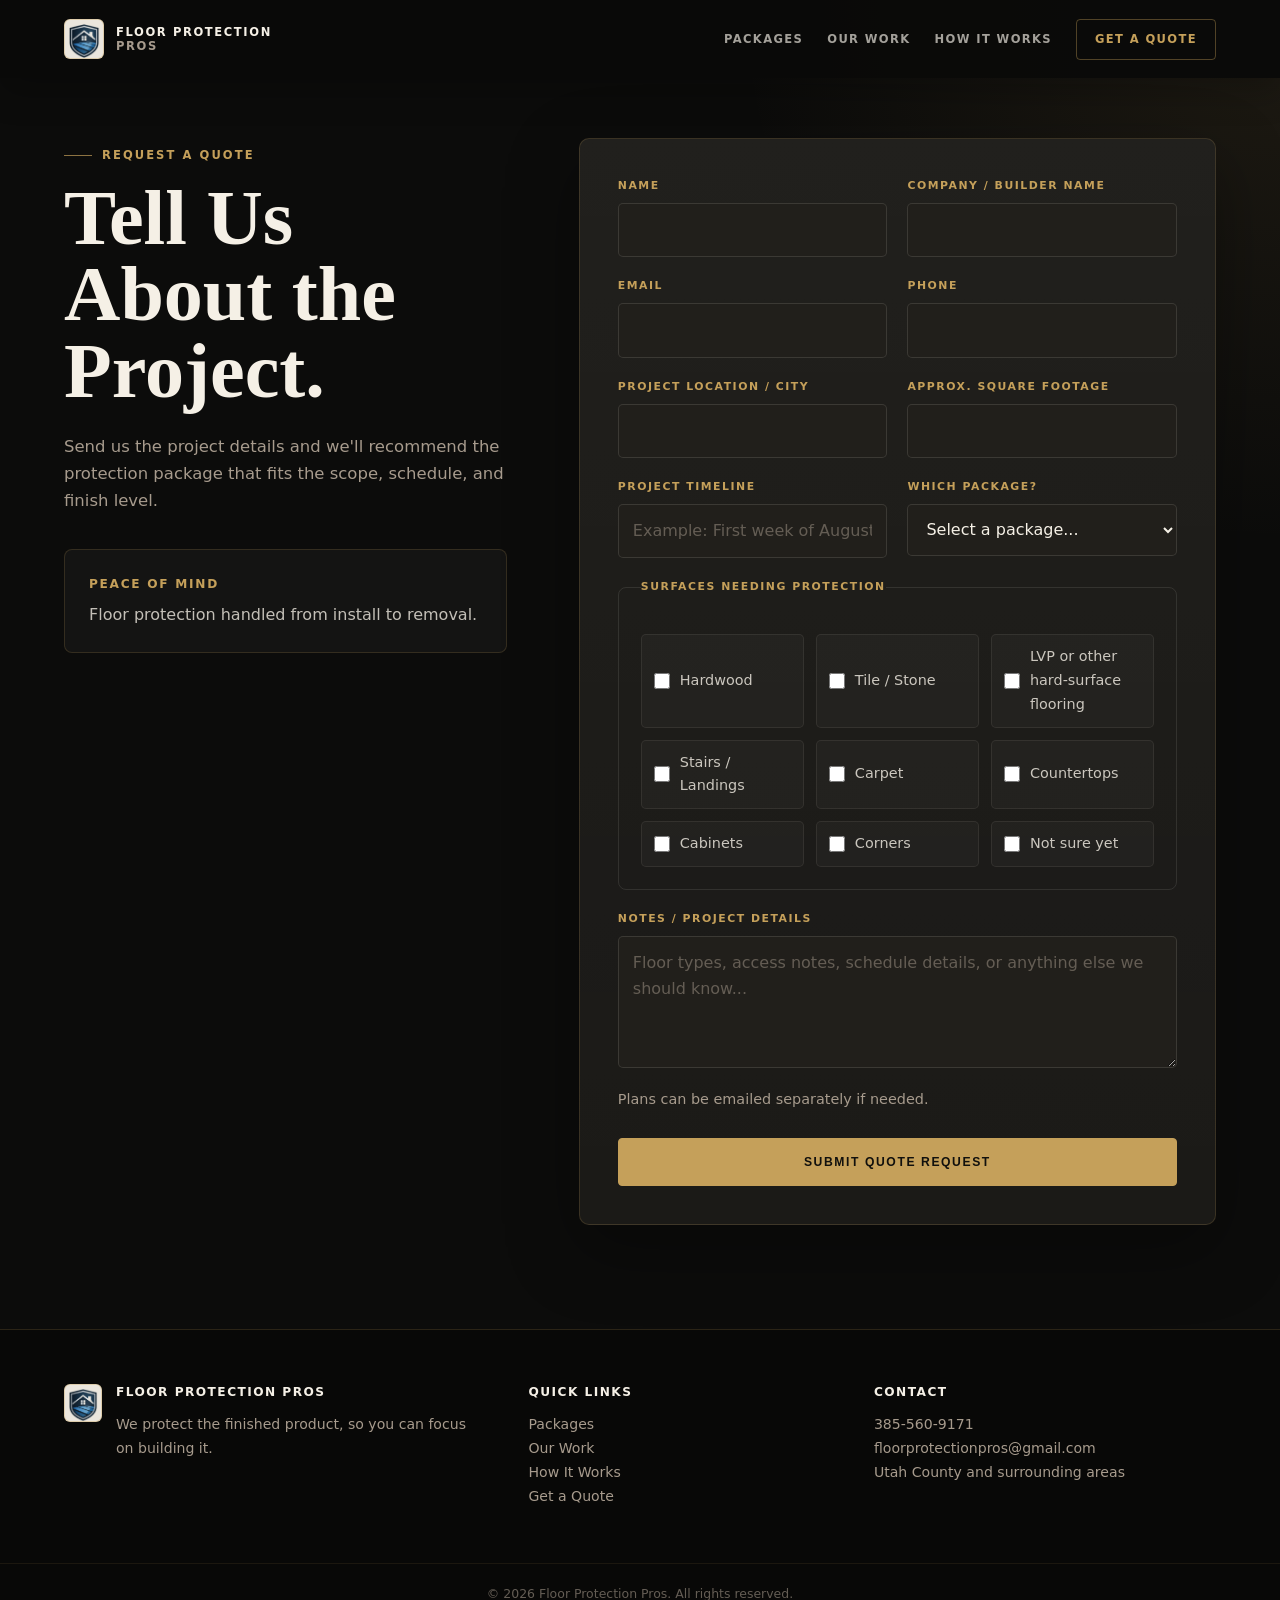
<file: contact.html>
<!DOCTYPE html>
<html lang="en">
<head>
    <meta charset="UTF-8">
    <meta name="viewport" content="width=device-width, initial-scale=1.0">
    <meta http-equiv="refresh" content="0; url=quote.html">
    <title>Redirecting | Floor Protection Pros</title>
    <link rel="canonical" href="quote.html">
</head>
<body>
    <p>Redirecting to <a href="quote.html">Request a Quote</a>.</p>
</body>
</html>
</file>
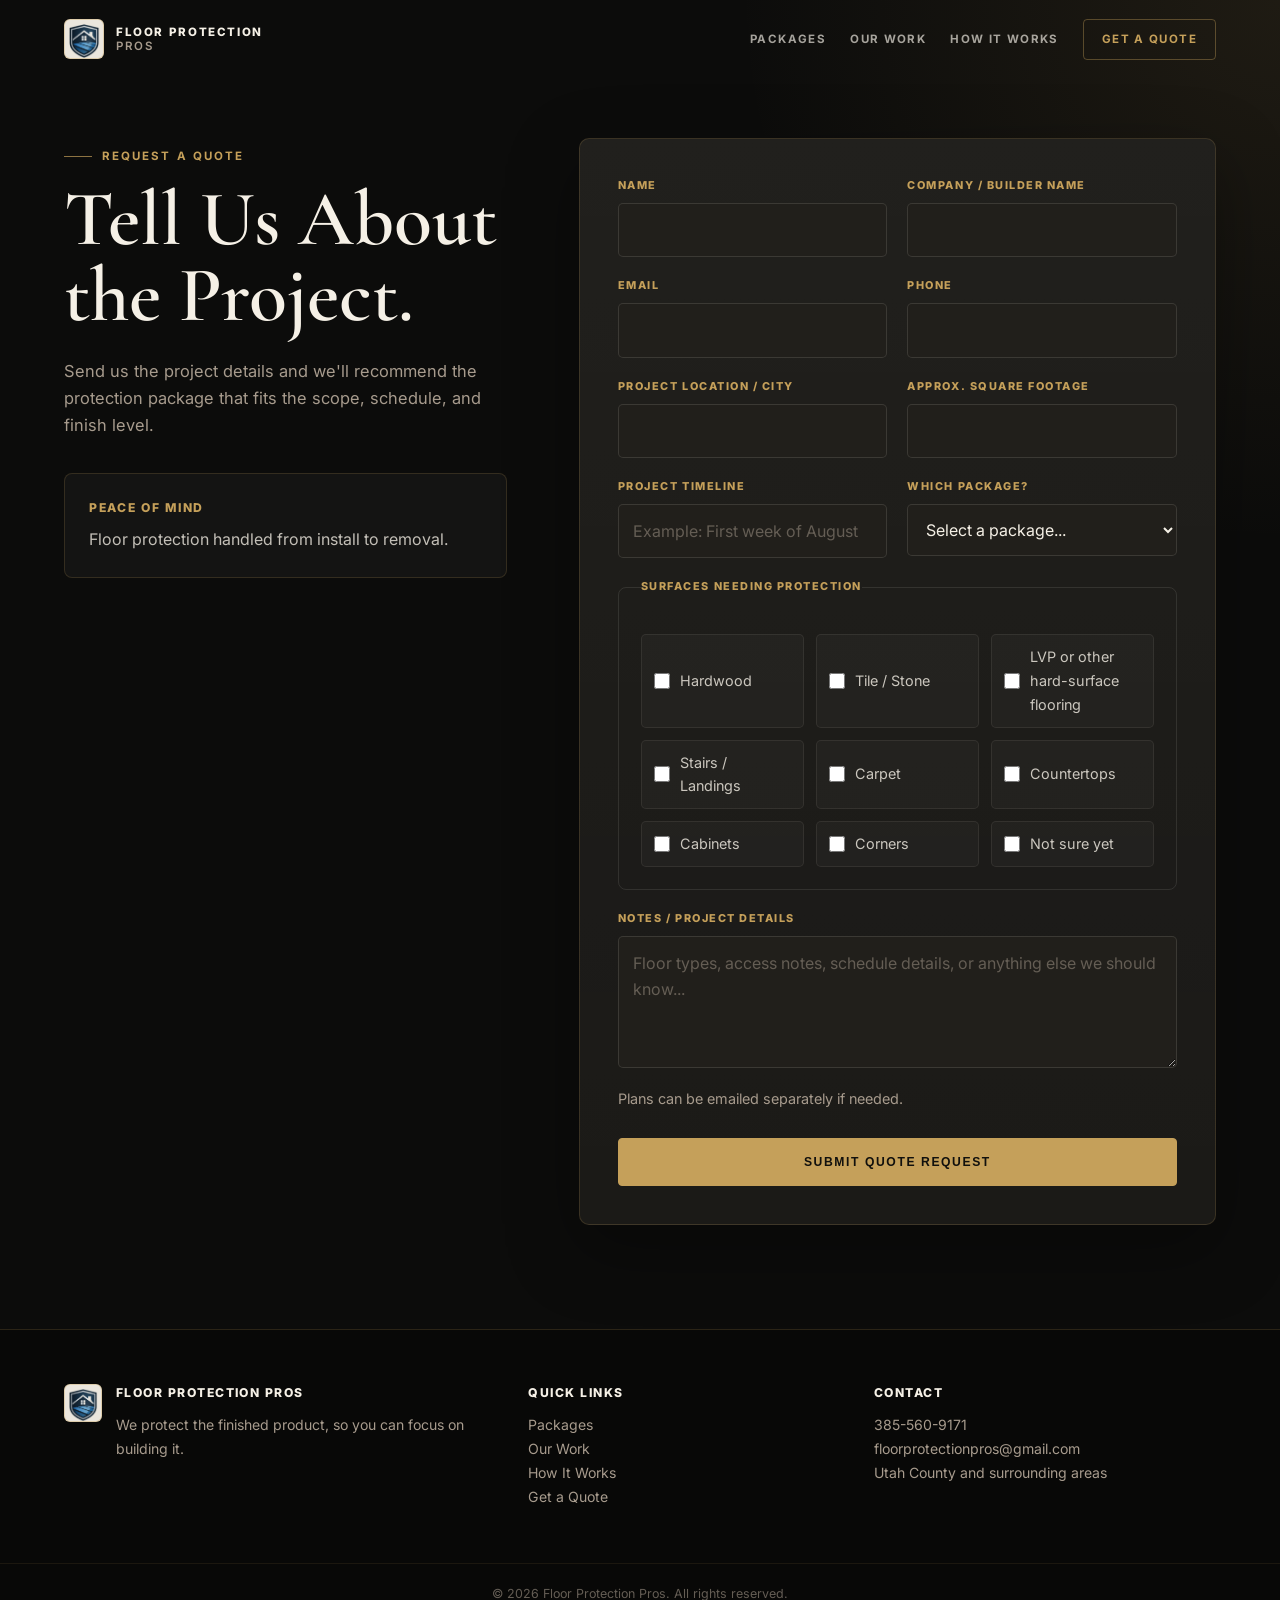
<file: quote.html>
<!DOCTYPE html>
<html lang="en">
<head>
    <meta charset="UTF-8">
    <meta name="viewport" content="width=device-width, initial-scale=1.0">
    <title>Request a Quote | Floor Protection Pros</title>
    <meta name="description" content="Request a professional floor protection quote for a custom home project across Utah County and surrounding areas.">
    <link rel="preconnect" href="https://fonts.googleapis.com">
    <link rel="preconnect" href="https://fonts.gstatic.com" crossorigin>
    <link href="https://fonts.googleapis.com/css2?family=Cormorant+Garamond:wght@500;600;700&family=Inter:wght@400;500;600;700&display=swap" rel="stylesheet">
    <link rel="stylesheet" href="index.styles.css">
    <style>
        body {
            background:
                radial-gradient(circle at top right, rgba(197, 160, 90, 0.1), transparent 34rem),
                var(--bg);
        }

        .quote-page {
            padding: 138px 0 104px;
        }

        .quote-layout {
            display: grid;
            grid-template-columns: 0.82fr 1.18fr;
            gap: 72px;
            align-items: start;
        }

        .quote-intro {
            position: sticky;
            top: 118px;
        }

        .quote-intro h1 {
            margin-bottom: 24px;
        }

        .quote-intro p:not(.eyebrow) {
            max-width: 470px;
            color: var(--muted);
            font-size: 1.03rem;
        }

        .quote-reassurance {
            margin-top: 34px;
            padding: 24px;
            background: rgba(255, 255, 255, 0.035);
            border: 1px solid var(--line);
            border-radius: 8px;
        }

        .quote-reassurance strong {
            display: block;
            color: var(--gold);
            font-size: 0.76rem;
            font-weight: 800;
            letter-spacing: 0.14em;
            margin-bottom: 8px;
            text-transform: uppercase;
        }

        .quote-reassurance span {
            color: rgba(245, 240, 230, 0.78);
        }

        .quote-form-card,
        .quote-success {
            padding: 38px;
            background:
                linear-gradient(180deg, rgba(255, 255, 255, 0.045), rgba(255, 255, 255, 0.015)),
                var(--panel);
            border: 1px solid var(--line);
            border-radius: 10px;
            box-shadow: var(--shadow);
        }

        .quote-form-grid {
            display: grid;
            grid-template-columns: 1fr 1fr;
            gap: 20px;
        }

        .quote-field {
            display: flex;
            flex-direction: column;
            gap: 8px;
        }

        .quote-field.full {
            grid-column: 1 / -1;
        }

        .quote-field label,
        .surface-group legend {
            color: var(--gold);
            font-size: 0.68rem;
            font-weight: 800;
            letter-spacing: 0.14em;
            text-transform: uppercase;
        }

        .quote-field input,
        .quote-field select,
        .quote-field textarea {
            width: 100%;
            min-height: 52px;
            padding: 13px 14px;
            background: #211f1b;
            border: 1px solid rgba(245, 240, 230, 0.12);
            border-radius: 5px;
            color: var(--text);
            font: inherit;
            outline: none;
            transition: border-color var(--ease), box-shadow var(--ease), background var(--ease);
        }

        .quote-field textarea {
            min-height: 132px;
            resize: vertical;
        }

        .quote-field input::placeholder,
        .quote-field textarea::placeholder {
            color: rgba(167, 155, 141, 0.5);
        }

        .quote-field input:focus,
        .quote-field select:focus,
        .quote-field textarea:focus {
            border-color: var(--gold);
            box-shadow: 0 0 0 3px rgba(197, 160, 90, 0.12);
            background: #25221d;
        }

        .quote-field input.error,
        .quote-field select.error {
            border-color: rgba(216, 121, 102, 0.72);
        }

        .surface-group {
            grid-column: 1 / -1;
            padding: 22px;
            border: 1px solid rgba(245, 240, 230, 0.1);
            border-radius: 8px;
        }

        .surface-grid {
            display: grid;
            grid-template-columns: repeat(3, 1fr);
            gap: 12px;
            margin-top: 16px;
        }

        .surface-option {
            display: flex;
            align-items: center;
            gap: 10px;
            min-height: 46px;
            padding: 10px 12px;
            color: rgba(245, 240, 230, 0.8);
            background: rgba(255, 255, 255, 0.028);
            border: 1px solid rgba(245, 240, 230, 0.08);
            border-radius: 5px;
            font-size: 0.9rem;
        }

        .surface-option input {
            width: 16px;
            height: 16px;
            accent-color: var(--gold);
            flex: 0 0 auto;
        }

        .quote-note {
            grid-column: 1 / -1;
            color: var(--muted);
            font-size: 0.9rem;
            line-height: 1.55;
        }

        .quote-submit {
            grid-column: 1 / -1;
            width: 100%;
            margin-top: 8px;
            cursor: pointer;
        }

        .quote-submit:disabled {
            cursor: wait;
            opacity: 0.72;
            transform: none;
        }

        .quote-success {
            text-align: center;
        }

        .quote-success h2 {
            margin-bottom: 12px;
        }

        .quote-success p {
            max-width: 460px;
            margin: 0 auto 28px;
            color: var(--muted);
        }

        .quote-status {
            grid-column: 1 / -1;
            padding: 16px;
            border: 1px solid rgba(216, 121, 102, 0.38);
            border-radius: 8px;
            background: rgba(216, 121, 102, 0.1);
        }

        .quote-status h3 {
            color: var(--text);
            font-size: 1.28rem;
            margin-bottom: 6px;
        }

        .quote-status p {
            color: var(--muted);
        }

        @media (max-width: 920px) {
            .quote-layout {
                grid-template-columns: 1fr;
                gap: 44px;
            }

            .quote-intro {
                position: static;
            }
        }

        @media (max-width: 640px) {
            .quote-page {
                padding: 112px 0 78px;
            }

            .quote-form-card,
            .quote-success {
                padding: 28px 22px;
            }

            .quote-form-grid,
            .surface-grid {
                grid-template-columns: 1fr;
            }
        }
    </style>
</head>
<body>
    <header class="nav scrolled" id="top">
        <div class="nav-inner">
            <a href="index.html" class="nav-logo" aria-label="Floor Protection Pros home">
                <span class="logo-mark">
                    <img src="floor-protection-pros-shield.png" alt="" aria-hidden="true">
                </span>
                <span class="logo-text">
                    <span>Floor Protection</span>
                    <span>Pros</span>
                </span>
            </a>

            <nav class="nav-links" aria-label="Main navigation">
                <a href="index.html#packages">Packages</a>
                <a href="index.html#work">Our Work</a>
                <a href="index.html#how-it-works">How It Works</a>
                <a href="quote.html" class="nav-cta" aria-current="page">Get a Quote</a>
            </nav>

            <button class="nav-hamburger" aria-label="Toggle menu" aria-expanded="false">
                <span></span><span></span><span></span>
            </button>
        </div>

        <div class="nav-mobile" aria-hidden="true">
            <a href="index.html#packages">Packages</a>
            <a href="index.html#work">Our Work</a>
            <a href="index.html#how-it-works">How It Works</a>
            <a href="quote.html">Get a Quote</a>
        </div>
    </header>

    <main class="quote-page">
        <div class="container quote-layout">
            <section class="quote-intro" aria-labelledby="quote-title">
                <p class="eyebrow">Request a Quote</p>
                <h1 id="quote-title">Tell Us About the Project.</h1>
                <p>Send us the project details and we'll recommend the protection package that fits the scope, schedule, and finish level.</p>

                <div class="quote-reassurance">
                    <strong>Peace of Mind</strong>
                    <span>Floor protection handled from install to removal.</span>
                </div>
            </section>

            <section aria-label="Quote request form">
                <form id="quote-request-form" class="quote-form-card" action="https://formspree.io/f/xojronko" method="POST" novalidate>
                    <div class="quote-form-grid">
                        <div class="quote-field">
                            <label for="name">Name</label>
                            <input id="name" name="name" type="text" autocomplete="name" required>
                        </div>

                        <div class="quote-field">
                            <label for="company">Company / Builder Name</label>
                            <input id="company" name="company_builder_name" type="text" autocomplete="organization" required>
                        </div>

                        <div class="quote-field">
                            <label for="email">Email</label>
                            <input id="email" name="email" type="email" autocomplete="email" required>
                        </div>

                        <div class="quote-field">
                            <label for="phone">Phone</label>
                            <input id="phone" name="phone" type="tel" autocomplete="tel" required>
                        </div>

                        <div class="quote-field">
                            <label for="location">Project Location / City</label>
                            <input id="location" name="project_location_city" type="text" required>
                        </div>

                        <div class="quote-field">
                            <label for="square-footage">Approx. Square Footage</label>
                            <input id="square-footage" name="approximate_square_footage_needing_protection" type="number" min="1" step="1" inputmode="numeric" required>
                        </div>

                        <div class="quote-field">
                            <label for="timeline">Project Timeline</label>
                            <input id="timeline" name="project_timeline_when_protection_is_needed" type="text" placeholder="Example: First week of August" required>
                        </div>

                        <div class="quote-field">
                            <label for="package">Which Package?</label>
                            <select id="package" name="package_interest" required>
                                <option value="" disabled selected>Select a package...</option>
                                <option value="Initial Install">Initial Install</option>
                                <option value="Standard Maintenance">Standard Maintenance</option>
                                <option value="All-Inclusive Protection">All-Inclusive Protection</option>
                                <option value="Not sure - recommend the best fit">Not sure - recommend the best fit</option>
                            </select>
                        </div>

                        <fieldset class="surface-group">
                            <legend>Surfaces Needing Protection</legend>
                            <div class="surface-grid">
                                <label class="surface-option"><input type="checkbox" name="surfaces_needing_protection" value="Hardwood"> Hardwood</label>
                                <label class="surface-option"><input type="checkbox" name="surfaces_needing_protection" value="Tile / Stone"> Tile / Stone</label>
                                <label class="surface-option"><input type="checkbox" name="surfaces_needing_protection" value="LVP or other hard-surface flooring"> LVP or other hard-surface flooring</label>
                                <label class="surface-option"><input type="checkbox" name="surfaces_needing_protection" value="Stairs / Landings"> Stairs / Landings</label>
                                <label class="surface-option"><input type="checkbox" name="surfaces_needing_protection" value="Carpet"> Carpet</label>
                                <label class="surface-option"><input type="checkbox" name="surfaces_needing_protection" value="Countertops"> Countertops</label>
                                <label class="surface-option"><input type="checkbox" name="surfaces_needing_protection" value="Cabinets"> Cabinets</label>
                                <label class="surface-option"><input type="checkbox" name="surfaces_needing_protection" value="Corners"> Corners</label>
                                <label class="surface-option"><input type="checkbox" name="surfaces_needing_protection" value="Not sure yet"> Not sure yet</label>
                            </div>
                        </fieldset>

                        <div class="quote-field full">
                            <label for="notes">Notes / Project Details</label>
                            <textarea id="notes" name="notes_project_details" placeholder="Floor types, access notes, schedule details, or anything else we should know..."></textarea>
                        </div>

                        <p class="quote-note full">Plans can be emailed separately if needed.</p>

                        <input type="hidden" name="request_type" value="Website Quote Request">
                        <button type="submit" class="btn btn-primary quote-submit">Submit Quote Request</button>

                        <div id="quote-status" class="quote-status" hidden aria-live="polite"></div>
                    </div>
                </form>

                <div id="quote-success" class="quote-success" hidden>
                    <p class="eyebrow">Submitted</p>
                    <h2>Quote Request Received</h2>
                    <p>Thanks &mdash; we received your project details and will follow up shortly.</p>
                    <a href="index.html" class="btn btn-primary">Back to Home</a>
                </div>
            </section>
        </div>
    </main>

    <footer class="footer">
        <div class="container footer-inner">
            <div class="footer-brand">
                <span class="logo-mark footer-logo">
                    <img src="floor-protection-pros-shield.png" alt="" aria-hidden="true">
                </span>
                <div>
                    <p class="footer-name">Floor Protection Pros</p>
                    <p class="footer-tagline">We protect the finished product, so you can focus on building it.</p>
                </div>
            </div>

            <nav class="footer-nav" aria-label="Footer navigation">
                <p>Quick Links</p>
                <a href="index.html#packages">Packages</a>
                <a href="index.html#work">Our Work</a>
                <a href="index.html#how-it-works">How It Works</a>
                <a href="quote.html">Get a Quote</a>
            </nav>

            <div class="footer-contact">
                <p>Contact</p>
                <a href="tel:3855609171">385-560-9171</a>
                <a href="mailto:floorprotectionpros@gmail.com">floorprotectionpros@gmail.com</a>
                <span>Utah County and surrounding areas</span>
            </div>
        </div>

        <div class="footer-bottom">
            <p>&copy; 2026 Floor Protection Pros. All rights reserved.</p>
        </div>
    </footer>

    <script src="index.scripts.js"></script>
    <script>
        (function () {
            'use strict';

            var form = document.getElementById('quote-request-form');
            var success = document.getElementById('quote-success');
            var status = document.getElementById('quote-status');
            var submit = form.querySelector('.quote-submit');
            var requiredFields = form.querySelectorAll('[required]');

            function showError() {
                status.innerHTML = '<h3>Something went wrong</h3><p>Please email us directly at floorprotectionpros@gmail.com or call/text 385-560-9171.</p>';
                status.hidden = false;
            }

            requiredFields.forEach(function (field) {
                field.addEventListener('input', function () {
                    field.classList.remove('error');
                });
                field.addEventListener('change', function () {
                    field.classList.remove('error');
                });
            });

            form.addEventListener('submit', function (event) {
                event.preventDefault();

                var valid = true;
                requiredFields.forEach(function (field) {
                    if (!field.checkValidity()) {
                        field.classList.add('error');
                        valid = false;
                    }
                });

                var email = document.getElementById('email');
                if (email.value && !/^[^\s@]+@[^\s@]+\.[^\s@]+$/.test(email.value.trim())) {
                    email.classList.add('error');
                    valid = false;
                }

                if (!valid) return;

                submit.disabled = true;
                submit.textContent = 'Sending...';
                status.hidden = true;

                fetch(form.action, {
                    method: 'POST',
                    body: new FormData(form),
                    headers: { 'Accept': 'application/json' }
                }).then(function (response) {
                    if (!response.ok) throw new Error('Formspree submission failed');

                    form.hidden = true;
                    success.hidden = false;
                }).catch(function () {
                    showError();
                    submit.disabled = false;
                    submit.textContent = 'Submit Quote Request';
                });
            });
        }());
    </script>
</body>
</html>
</file>
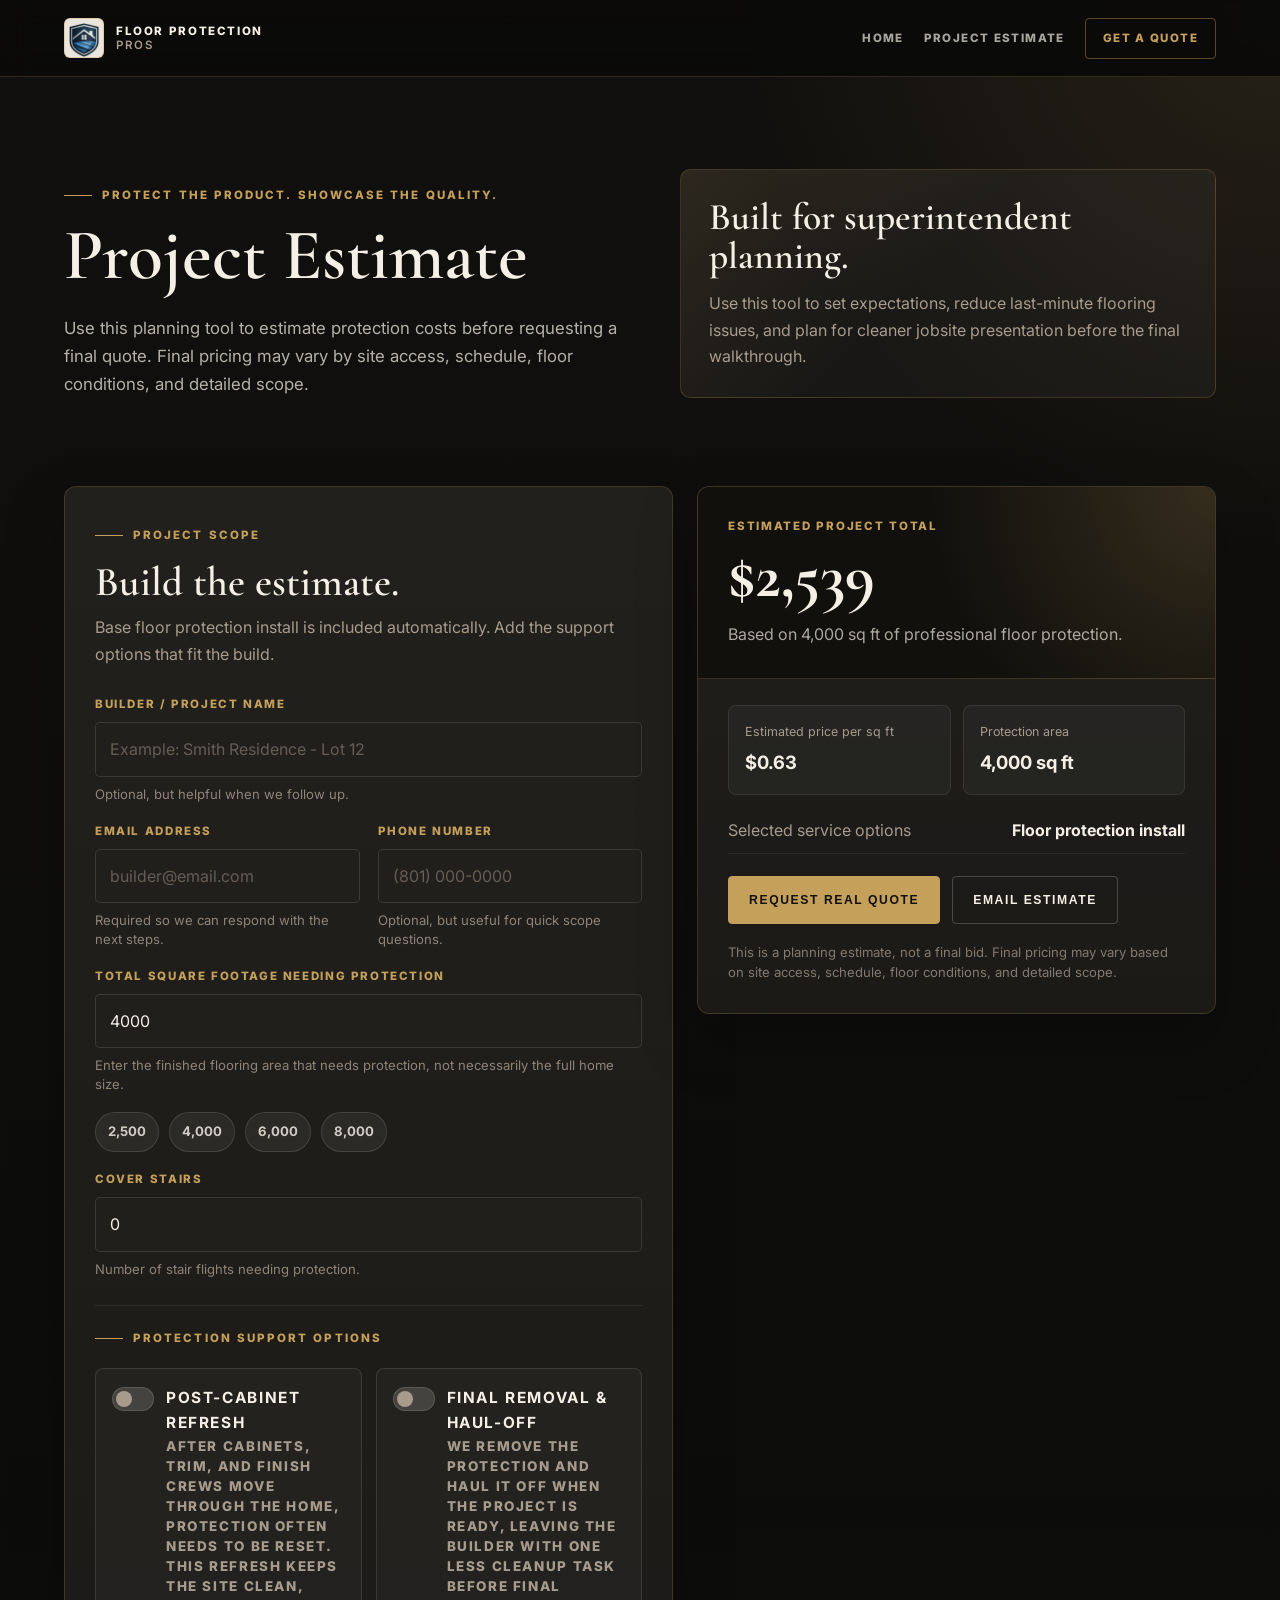
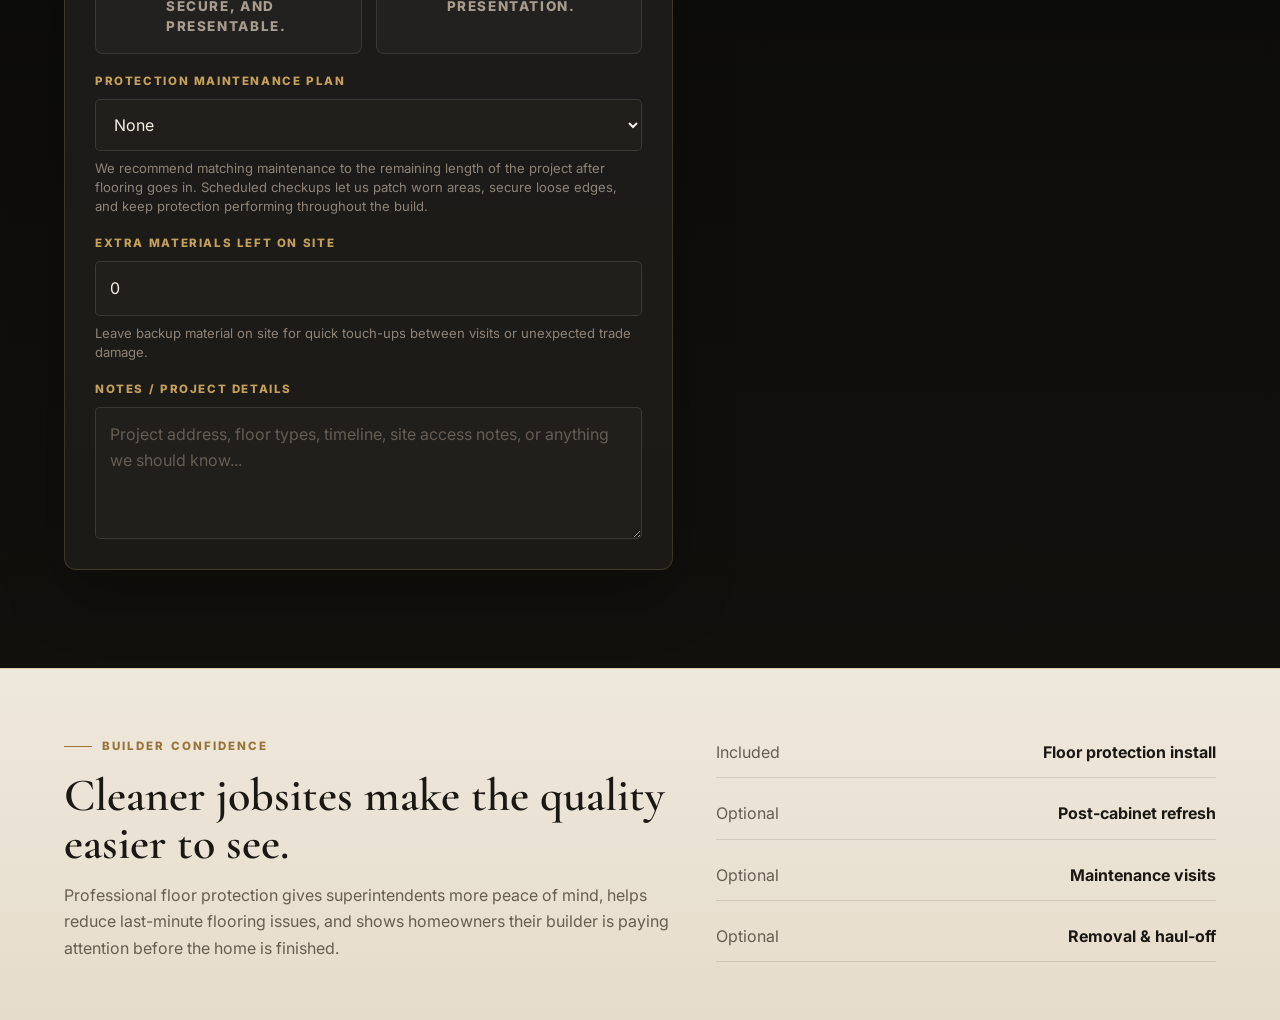
<file: QuoteTool.html>
<!DOCTYPE html>
<html lang="en">
<head>
    <meta charset="UTF-8">
    <meta name="viewport" content="width=device-width, initial-scale=1.0">
    <title>Floor Protection Pros | Project Estimate</title>
    <meta name="description" content="Estimate professional temporary floor protection pricing for Utah custom home projects.">
    <link rel="preconnect" href="https://fonts.googleapis.com">
    <link rel="preconnect" href="https://fonts.gstatic.com" crossorigin>
    <link href="https://fonts.googleapis.com/css2?family=Cormorant+Garamond:wght@500;600;700&family=Inter:wght@400;500;600;700;800&display=swap" rel="stylesheet">
    <style>
        :root {
            --bg: #0c0c0b;
            --bg-soft: #12110f;
            --panel: #171613;
            --panel-2: #1f1c17;
            --cream: #eee8dc;
            --gold: #c5a05a;
            --gold-light: #d6b76f;
            --gold-dark: #987438;
            --text: #f5f0e6;
            --muted: #a79b8d;
            --line: rgba(197, 160, 90, 0.2);
            --line-strong: rgba(197, 160, 90, 0.4);
            --danger: #d87966;
            --success: #9fc98b;
            --serif: "Cormorant Garamond", Georgia, serif;
            --sans: "Inter", "Segoe UI", system-ui, sans-serif;
            --ease: 220ms ease;
        }

        *,
        *::before,
        *::after {
            box-sizing: border-box;
            margin: 0;
            padding: 0;
        }

        html { scroll-behavior: smooth; }

        body {
            background:
                radial-gradient(circle at top right, rgba(197, 160, 90, 0.12), transparent 34rem),
                linear-gradient(180deg, #11100e 0%, #0c0c0b 58%, #15120e 100%);
            color: var(--text);
            font-family: var(--sans);
            line-height: 1.65;
            -webkit-font-smoothing: antialiased;
        }

        a { color: inherit; text-decoration: none; }
        img, svg { display: block; }

        .container {
            width: min(90%, 1180px);
            margin-inline: auto;
        }

        .nav {
            position: sticky;
            top: 0;
            z-index: 20;
            background: rgba(10, 10, 9, 0.94);
            border-bottom: 1px solid var(--line);
            backdrop-filter: blur(14px);
        }

        .nav-inner {
            min-height: 76px;
            display: flex;
            align-items: center;
            justify-content: space-between;
            gap: 24px;
        }

        .brand {
            display: inline-flex;
            align-items: center;
            gap: 12px;
        }

        .brand-mark {
            width: 40px;
            height: 40px;
            display: grid;
            place-items: center;
            padding: 3px;
            background: rgba(245, 240, 230, 0.96);
            border: 1px solid var(--line-strong);
            border-radius: 6px;
            overflow: hidden;
        }

        .brand-mark img {
            width: 100%;
            height: 100%;
            object-fit: contain;
        }

        .brand-text {
            display: flex;
            flex-direction: column;
            font-size: 0.72rem;
            font-weight: 800;
            letter-spacing: 0.14em;
            line-height: 1.25;
            text-transform: uppercase;
        }

        .brand-text span:last-child {
            color: var(--muted);
            font-weight: 600;
        }

        .nav-links {
            display: flex;
            align-items: center;
            gap: 20px;
        }

        .nav-links a {
            color: rgba(245, 240, 230, 0.68);
            font-size: 0.72rem;
            font-weight: 800;
            letter-spacing: 0.12em;
            text-transform: uppercase;
            transition: color var(--ease);
        }

        .nav-links a:hover { color: var(--gold); }

        .nav-links .nav-cta {
            padding: 10px 17px;
            border: 1px solid var(--line-strong);
            border-radius: 4px;
            color: var(--gold);
        }

        .nav-links .nav-cta:hover {
            background: var(--gold);
            color: #11100d;
        }

        .hero {
            padding: 92px 0 54px;
        }

        .hero-grid {
            display: grid;
            grid-template-columns: 1.02fr 0.98fr;
            gap: 58px;
            align-items: end;
        }

        .eyebrow {
            display: inline-flex;
            align-items: center;
            gap: 10px;
            color: var(--gold);
            font-size: 0.72rem;
            font-weight: 800;
            letter-spacing: 0.18em;
            margin-bottom: 16px;
            text-transform: uppercase;
        }

        .eyebrow::before {
            content: "";
            width: 28px;
            height: 1px;
            background: currentColor;
        }

        h1,
        h2,
        h3 {
            font-family: var(--serif);
            font-weight: 600;
            letter-spacing: 0;
        }

        h1 {
            max-width: 690px;
            font-size: clamp(2.8rem, 5.6vw, 5rem);
            line-height: 0.98;
        }

        .hero-copy {
            max-width: 570px;
            margin-top: 24px;
            color: rgba(245, 240, 230, 0.72);
            font-size: 1.05rem;
        }

        .hero-note {
            padding: 28px;
            background:
                linear-gradient(135deg, rgba(197, 160, 90, 0.12), transparent 46%),
                rgba(255, 255, 255, 0.035);
            border: 1px solid var(--line);
            border-radius: 10px;
        }

        .hero-note h2 {
            color: var(--text);
            font-size: clamp(1.7rem, 3vw, 2.35rem);
            line-height: 1.04;
            margin-bottom: 14px;
        }

        .hero-note p {
            color: var(--muted);
        }

        .calculator-shell {
            padding: 34px 0 98px;
        }

        .calculator-grid {
            display: grid;
            grid-template-columns: minmax(0, 1.08fr) minmax(340px, 0.92fr);
            gap: 24px;
            align-items: start;
        }

        .card {
            background:
                linear-gradient(180deg, rgba(255, 255, 255, 0.045), rgba(255, 255, 255, 0.015)),
                var(--panel);
            border: 1px solid var(--line);
            border-radius: 12px;
            box-shadow: 0 26px 60px rgba(0, 0, 0, 0.25);
        }

        .form-card {
            padding: 30px;
        }

        .form-card h2,
        .summary-card h2 {
            color: var(--text);
            font-size: clamp(1.8rem, 3.2vw, 2.7rem);
            line-height: 1.05;
            margin-bottom: 10px;
        }

        .section-copy {
            max-width: 620px;
            color: var(--muted);
            margin-bottom: 28px;
        }

        .form-grid {
            display: grid;
            grid-template-columns: 1fr 1fr;
            gap: 18px;
        }

        .field {
            display: flex;
            flex-direction: column;
            gap: 8px;
        }

        .field.full {
            grid-column: 1 / -1;
        }

        .hidden {
            display: none !important;
        }

        .form-divider {
            grid-column: 1 / -1;
            padding-top: 14px;
            margin-top: 8px;
            border-top: 1px solid rgba(245, 240, 230, 0.08);
        }

        .form-divider .eyebrow {
            margin-bottom: 0;
        }

        label {
            color: var(--gold);
            font-size: 0.72rem;
            font-weight: 800;
            letter-spacing: 0.14em;
            text-transform: uppercase;
        }

        .help {
            color: rgba(167, 155, 141, 0.82);
            font-size: 0.82rem;
            line-height: 1.45;
        }

        input,
        select,
        textarea {
            width: 100%;
            min-height: 52px;
            padding: 13px 14px;
            background: #211f1b;
            border: 1px solid rgba(245, 240, 230, 0.12);
            border-radius: 5px;
            color: var(--text);
            font: inherit;
            outline: none;
            transition: border-color var(--ease), box-shadow var(--ease), background var(--ease);
        }

        textarea {
            min-height: 132px;
            resize: vertical;
        }

        input::placeholder,
        textarea::placeholder { color: rgba(167, 155, 141, 0.5); }

        input:focus,
        select:focus,
        textarea:focus {
            border-color: var(--gold);
            box-shadow: 0 0 0 3px rgba(197, 160, 90, 0.12);
            background: #25221d;
        }

        input.error,
        textarea.error {
            border-color: var(--danger);
        }

        .toggle-grid {
            grid-column: 1 / -1;
            display: grid;
            grid-template-columns: 1fr 1fr;
            gap: 14px;
            margin-top: 2px;
        }

        .toggle-card {
            position: relative;
            display: flex;
            gap: 12px;
            align-items: flex-start;
            min-height: 142px;
            padding: 16px;
            background: rgba(255, 255, 255, 0.028);
            border: 1px solid rgba(245, 240, 230, 0.11);
            border-radius: 8px;
            cursor: pointer;
            transition: border-color var(--ease), background var(--ease), transform var(--ease);
        }

        .toggle-card:hover {
            border-color: var(--line-strong);
            transform: translateY(-1px);
        }

        .toggle-card input {
            position: absolute;
            opacity: 0;
            pointer-events: none;
        }

        .toggle-visual {
            flex: 0 0 auto;
            width: 42px;
            height: 24px;
            margin-top: 2px;
            border-radius: 999px;
            background: rgba(245, 240, 230, 0.16);
            border: 1px solid rgba(245, 240, 230, 0.12);
            position: relative;
            transition: background var(--ease), border-color var(--ease);
        }

        .toggle-visual::after {
            content: "";
            position: absolute;
            top: 3px;
            left: 3px;
            width: 16px;
            height: 16px;
            border-radius: 50%;
            background: var(--muted);
            transition: transform var(--ease), background var(--ease);
        }

        .toggle-card input:checked + .toggle-visual {
            background: rgba(197, 160, 90, 0.28);
            border-color: var(--gold);
        }

        .toggle-card input:checked + .toggle-visual::after {
            transform: translateX(18px);
            background: var(--gold);
        }

        .toggle-copy strong {
            display: block;
            color: var(--text);
            font-size: 0.96rem;
            margin-bottom: 2px;
        }

        .toggle-copy span {
            color: var(--muted);
            font-size: 0.84rem;
            line-height: 1.45;
        }

        .quick-row {
            display: flex;
            flex-wrap: wrap;
            gap: 10px;
            margin-top: 10px;
        }

        .quick-row button {
            padding: 8px 12px;
            background: rgba(245, 240, 230, 0.06);
            border: 1px solid rgba(245, 240, 230, 0.12);
            border-radius: 999px;
            color: rgba(245, 240, 230, 0.82);
            cursor: pointer;
            font: inherit;
            font-size: 0.82rem;
            font-weight: 700;
            transition: color var(--ease), border-color var(--ease);
        }

        .quick-row button:hover {
            color: var(--gold);
            border-color: var(--gold);
        }

        .summary-card {
            position: sticky;
            top: 96px;
            overflow: hidden;
        }

        .summary-top {
            padding: 30px;
            background:
                radial-gradient(circle at top right, rgba(197, 160, 90, 0.2), transparent 52%),
                #11100d;
            border-bottom: 1px solid var(--line);
        }

        .estimate-label {
            color: var(--gold);
            font-size: 0.72rem;
            font-weight: 800;
            letter-spacing: 0.15em;
            margin-bottom: 10px;
            text-transform: uppercase;
        }

        .estimate-number {
            font-family: var(--serif);
            font-size: clamp(3rem, 5vw, 4.6rem);
            font-weight: 700;
            line-height: 0.95;
        }

        .estimate-note {
            color: rgba(245, 240, 230, 0.68);
            margin-top: 14px;
        }

        .summary-body {
            padding: 26px 30px 30px;
        }

        .summary-metrics {
            display: grid;
            grid-template-columns: 1fr 1fr;
            gap: 12px;
            margin-bottom: 22px;
        }

        .metric {
            padding: 16px;
            background: rgba(255, 255, 255, 0.035);
            border: 1px solid rgba(245, 240, 230, 0.09);
            border-radius: 8px;
        }

        .metric span {
            display: block;
            color: var(--muted);
            font-size: 0.78rem;
            margin-bottom: 5px;
        }

        .metric strong {
            color: var(--text);
            font-size: 1.15rem;
        }

        .breakdown {
            display: grid;
            gap: 10px;
            margin-bottom: 20px;
        }

        .breakdown-row {
            display: flex;
            justify-content: space-between;
            gap: 18px;
            padding-bottom: 10px;
            border-bottom: 1px solid rgba(245, 240, 230, 0.07);
            color: var(--muted);
        }

        .breakdown-row strong {
            color: var(--text);
            text-align: right;
        }

        .cta-row {
            display: flex;
            flex-wrap: wrap;
            gap: 12px;
            margin-top: 22px;
        }

        .btn {
            display: inline-flex;
            align-items: center;
            justify-content: center;
            min-height: 48px;
            padding: 13px 20px;
            border: 1px solid transparent;
            border-radius: 4px;
            font-size: 0.76rem;
            font-weight: 800;
            letter-spacing: 0.13em;
            line-height: 1.2;
            text-transform: uppercase;
            transition: background var(--ease), border-color var(--ease), color var(--ease), transform var(--ease);
            white-space: nowrap;
        }

        .btn:hover { transform: translateY(-1px); }

        .btn:disabled {
            cursor: wait;
            opacity: 0.72;
            transform: none;
        }

        .btn-primary {
            background: var(--gold);
            border-color: var(--gold);
            color: #11100d;
        }

        .btn-primary:hover {
            background: var(--gold-light);
            border-color: var(--gold-light);
        }

        .btn-secondary {
            background: transparent;
            border-color: rgba(245, 240, 230, 0.22);
            color: var(--text);
        }

        .btn-secondary:hover {
            border-color: var(--gold);
            color: var(--gold);
        }

        .fine-print {
            margin-top: 18px;
            color: rgba(167, 155, 141, 0.74);
            font-size: 0.82rem;
            line-height: 1.55;
        }

        .form-status {
            margin-top: 18px;
            padding: 16px;
            border-radius: 8px;
            border: 1px solid rgba(197, 160, 90, 0.28);
            background: rgba(197, 160, 90, 0.08);
        }

        .form-status h3 {
            color: var(--text);
            font-size: 1.28rem;
            margin-bottom: 6px;
        }

        .form-status p {
            color: var(--muted);
            font-size: 0.92rem;
        }

        .form-status.error {
            border-color: rgba(216, 121, 102, 0.38);
            background: rgba(216, 121, 102, 0.1);
        }

        .light-band {
            background: linear-gradient(180deg, var(--cream), #e6dccb);
            color: #1b1814;
            padding: 58px 0;
            border-top: 1px solid rgba(197, 160, 90, 0.24);
        }

        .light-grid {
            display: grid;
            grid-template-columns: 1.1fr 0.9fr;
            gap: 40px;
            align-items: center;
        }

        .light-band h2 {
            color: #1b1814;
            font-size: clamp(1.9rem, 3.6vw, 3.1rem);
            line-height: 1.04;
            margin-bottom: 14px;
        }

        .light-band p {
            color: #675d51;
            max-width: 650px;
        }

        .light-band .eyebrow {
            color: var(--gold-dark);
        }

        .reference-list {
            display: grid;
            gap: 10px;
        }

        .reference-list div {
            display: flex;
            justify-content: space-between;
            gap: 18px;
            padding: 12px 0;
            border-bottom: 1px solid rgba(89, 72, 46, 0.16);
            color: #675d51;
        }

        .reference-list strong {
            color: #1b1814;
            text-align: right;
        }

        @media (max-width: 960px) {
            .hero-grid,
            .calculator-grid,
            .light-grid {
                grid-template-columns: 1fr;
            }

            .summary-card {
                position: static;
            }
        }

        @media (max-width: 680px) {
            .nav-inner {
                min-height: 70px;
            }

            .nav-links {
                display: none;
            }

            .hero {
                padding-top: 64px;
            }

            h1 {
                font-size: clamp(2.45rem, 13vw, 3.6rem);
            }

            .form-card,
            .summary-top,
            .summary-body {
                padding: 24px;
            }

            .form-grid,
            .toggle-grid,
            .summary-metrics {
                grid-template-columns: 1fr;
            }

            .cta-row,
            .btn {
                width: 100%;
            }

            .breakdown-row {
                align-items: flex-start;
            }
        }
    </style>
</head>
<body>
    <header class="nav">
        <div class="container nav-inner">
            <a href="index.html" class="brand" aria-label="Floor Protection Pros home">
                <span class="brand-mark">
                    <img src="floor-protection-pros-shield.png" alt="" aria-hidden="true">
                </span>
                <span class="brand-text">
                    <span>Floor Protection</span>
                    <span>Pros</span>
                </span>
            </a>

            <nav class="nav-links" aria-label="Quote tool navigation">
                <a href="index.html">Home</a>
                <a href="#quote-tool">Project Estimate</a>
                <a href="contact.html" class="nav-cta" target="_blank" rel="noopener">Get a Quote</a>
            </nav>
        </div>
    </header>

    <main>
        <section class="hero">
            <div class="container hero-grid">
                <div>
                    <p class="eyebrow">Protect the product. Showcase the quality.</p>
                    <h1>Project Estimate</h1>
                    <p class="hero-copy">Use this planning tool to estimate protection costs before requesting a final quote. Final pricing may vary by site access, schedule, floor conditions, and detailed scope.</p>
                </div>
                <aside class="hero-note">
                    <h2>Built for superintendent planning.</h2>
                    <p>Use this tool to set expectations, reduce last-minute flooring issues, and plan for cleaner jobsite presentation before the final walkthrough.</p>
                </aside>
            </div>
        </section>

        <section class="calculator-shell" id="quote-tool">
            <div class="container calculator-grid">
                <form class="card form-card" id="quoteForm" action="https://formspree.io/f/xojronko" method="POST">
                    <p class="eyebrow">Project Scope</p>
                    <h2>Build the estimate.</h2>
                    <p class="section-copy">Base floor protection install is included automatically. Add the support options that fit the build.</p>

                    <div class="form-grid">
                        <div class="field full">
                            <label for="projectName">Builder / Project Name</label>
                            <input id="projectName" name="builder_project_name" type="text" placeholder="Example: Smith Residence - Lot 12">
                            <p class="help">Optional, but helpful when we follow up.</p>
                        </div>

                        <div class="field">
                            <label for="builderEmail">Email Address</label>
                            <input id="builderEmail" name="email" type="email" placeholder="builder@email.com" autocomplete="email" required>
                            <p class="help">Required so we can respond with the next steps.</p>
                        </div>

                        <div class="field">
                            <label for="builderPhone">Phone Number</label>
                            <input id="builderPhone" name="phone" type="tel" placeholder="(801) 000-0000" autocomplete="tel">
                            <p class="help">Optional, but useful for quick scope questions.</p>
                        </div>

                        <div class="field full">
                            <label for="squareFootage">Total Square Footage Needing Protection</label>
                            <input id="squareFootage" type="number" min="1" step="1" value="4000" inputmode="numeric">
                            <p class="help">Enter the finished flooring area that needs protection, not necessarily the full home size.</p>
                            <div class="quick-row" aria-label="Quick square footage presets">
                                <button type="button" data-sqft="2500">2,500</button>
                                <button type="button" data-sqft="4000">4,000</button>
                                <button type="button" data-sqft="6000">6,000</button>
                                <button type="button" data-sqft="8000">8,000</button>
                            </div>
                        </div>

                        <div class="field full">
                            <label for="stairFlights">Cover Stairs</label>
                            <input id="stairFlights" type="number" min="0" step="1" value="0" inputmode="numeric">
                            <p class="help">Number of stair flights needing protection.</p>
                        </div>

                        <div class="form-divider">
                            <p class="eyebrow">Protection Support Options</p>
                        </div>

                        <div class="toggle-grid">
                            <label class="toggle-card">
                                <input id="recoverAfterCabinets" type="checkbox">
                                <span class="toggle-visual" aria-hidden="true"></span>
                                <span class="toggle-copy">
                                    <strong>Post-Cabinet Refresh</strong>
                                    <span>After cabinets, trim, and finish crews move through the home, protection often needs to be reset. This refresh keeps the site clean, secure, and presentable.</span>
                                </span>
                            </label>

                            <label class="toggle-card">
                                <input id="removalHaulOff" type="checkbox">
                                <span class="toggle-visual" aria-hidden="true"></span>
                                <span class="toggle-copy">
                                    <strong>Final Removal &amp; Haul-Off</strong>
                                    <span>We remove the protection and haul it off when the project is ready, leaving the builder with one less cleanup task before final presentation.</span>
                                </span>
                            </label>
                        </div>

                        <div class="field full">
                            <label for="maintenancePlan">Protection Maintenance Plan</label>
                            <select id="maintenancePlan">
                                <option value="0">None</option>
                                <option value="2">1 month</option>
                                <option value="4">2 months</option>
                                <option value="6">3 months</option>
                                <option value="8">4 months</option>
                                <option value="10">5 months</option>
                                <option value="12">6 months</option>
                                <option value="14">7 months</option>
                                <option value="16">8 months</option>
                                <option value="custom">Custom</option>
                            </select>
                            <p class="help">We recommend matching maintenance to the remaining length of the project after flooring goes in. Scheduled checkups let us patch worn areas, secure loose edges, and keep protection performing throughout the build.</p>
                        </div>

                        <div class="field full hidden" id="customVisitsField">
                            <label for="customPatchVisits">Custom Maintenance Visits</label>
                            <input id="customPatchVisits" type="number" min="0" step="1" value="0" inputmode="numeric">
                            <p class="help">Enter the number of patch and inspect visits you want included.</p>
                        </div>

                        <div class="field full">
                            <label for="extraMaterialSqft">Extra Materials Left On Site</label>
                            <input id="extraMaterialSqft" type="number" min="0" step="1" value="0" inputmode="numeric">
                            <p class="help">Leave backup material on site for quick touch-ups between visits or unexpected trade damage.</p>
                        </div>

                        <div class="field full">
                            <label for="projectNotes">Notes / Project Details</label>
                            <textarea id="projectNotes" name="message" placeholder="Project address, floor types, timeline, site access notes, or anything we should know..."></textarea>
                        </div>
                    </div>
                </form>

                <aside class="card summary-card" aria-live="polite">
                    <div class="summary-top">
                        <div class="estimate-label">Estimated Project Total</div>
                        <div class="estimate-number" id="estimatedQuote">$0</div>
                        <p class="estimate-note" id="estimateNote">Enter the project scope to begin building your estimate.</p>
                    </div>

                    <div class="summary-body">
                        <div class="summary-metrics">
                            <div class="metric">
                                <span>Estimated price per sq ft</span>
                                <strong id="pricePerSf">$0.00</strong>
                            </div>
                            <div class="metric">
                                <span>Protection area</span>
                                <strong id="projectScope">0 sq ft</strong>
                            </div>
                        </div>

                        <div class="breakdown">
                            <div class="breakdown-row">
                                <span>Selected service options</span>
                                <strong id="selectedServices">Floor protection install</strong>
                            </div>
                        </div>

                        <div class="cta-row">
                            <button type="submit" form="quoteForm" class="btn btn-primary" id="requestQuoteButton" name="request_type" value="Request Real Quote">Request Real Quote</button>
                            <button type="submit" form="quoteForm" class="btn btn-secondary" id="emailEstimateButton" name="request_type" value="Email Estimate">Email Estimate</button>
                        </div>

                        <div class="form-status" id="quoteFormStatus" hidden aria-live="polite"></div>

                        <p class="fine-print">This is a planning estimate, not a final bid. Final pricing may vary based on site access, schedule, floor conditions, and detailed scope.</p>
                    </div>
                </aside>
            </div>
        </section>

        <section class="light-band">
            <div class="container light-grid">
                <div>
                    <p class="eyebrow">Builder Confidence</p>
                    <h2>Cleaner jobsites make the quality easier to see.</h2>
                    <p>Professional floor protection gives superintendents more peace of mind, helps reduce last-minute flooring issues, and shows homeowners their builder is paying attention before the home is finished.</p>
                </div>
                <div class="reference-list">
                    <div><span>Included</span><strong>Floor protection install</strong></div>
                    <div><span>Optional</span><strong>Post-cabinet refresh</strong></div>
                    <div><span>Optional</span><strong>Maintenance visits</strong></div>
                    <div><span>Optional</span><strong>Removal &amp; haul-off</strong></div>
                </div>
            </div>
        </section>
    </main>

    <script>
        const PRICING = {
            materialCostPerSf: 0.31,
            laborRate: 20,
            productionRateSfPerHour: 250,
            laborCostPerSf: 0.08,
            baseCostPerSf: 0.39,
            travelCostPerJob: 75,
            overheadPerJob: 15.037,
            targetMargin: 0.35,
            minimumProjectFee: 500,
            stairsPricePerFlight: 28,
            stairsReturnTripCharge: 175,
            extraMaterialsPricePerSf: 0.30,
            recoverAfterCabinetsPrice: 689.50,
            patchInspectPricePerVisit: 92.70,
            removalHaulOffPrice: 262
        };

        const inputs = {
            projectName: document.getElementById("projectName"),
            builderEmail: document.getElementById("builderEmail"),
            builderPhone: document.getElementById("builderPhone"),
            squareFootage: document.getElementById("squareFootage"),
            stairFlights: document.getElementById("stairFlights"),
            extraMaterialSqft: document.getElementById("extraMaterialSqft"),
            maintenancePlan: document.getElementById("maintenancePlan"),
            customPatchVisits: document.getElementById("customPatchVisits"),
            recoverAfterCabinets: document.getElementById("recoverAfterCabinets"),
            removalHaulOff: document.getElementById("removalHaulOff"),
            projectNotes: document.getElementById("projectNotes")
        };

        const outputs = {
            estimatedQuote: document.getElementById("estimatedQuote"),
            estimateNote: document.getElementById("estimateNote"),
            pricePerSf: document.getElementById("pricePerSf"),
            projectScope: document.getElementById("projectScope"),
            selectedServices: document.getElementById("selectedServices"),
            customVisitsField: document.getElementById("customVisitsField"),
            requestQuoteButton: document.getElementById("requestQuoteButton"),
            emailEstimateButton: document.getElementById("emailEstimateButton"),
            quoteFormStatus: document.getElementById("quoteFormStatus")
        };

        function getNumber(input) {
            return Math.max(0, Number(input.value) || 0);
        }

        function formatCurrency(value, decimals = 0) {
            return value.toLocaleString("en-US", {
                style: "currency",
                currency: "USD",
                minimumFractionDigits: decimals,
                maximumFractionDigits: decimals
            });
        }

        function formatPercent(value) {
            return (value * 100).toFixed(1) + "%";
        }

        function formatNumber(value) {
            return Math.round(value).toLocaleString("en-US");
        }

        function getMaintenanceVisits() {
            if (inputs.maintenancePlan.value === "custom") {
                return Math.floor(getNumber(inputs.customPatchVisits));
            }

            return Number(inputs.maintenancePlan.value) || 0;
        }

        function getMaintenanceLabel(visits) {
            if (visits === 0) return "";
            if (inputs.maintenancePlan.value === "custom") {
                return "Custom maintenance plan (" + visits + " visit" + (visits === 1 ? "" : "s") + ")";
            }

            if (visits === 2) return "Protection maintenance plan: 1 month";
            if (visits === 4) return "Protection maintenance plan: 2 months";
            if (visits === 6) return "Protection maintenance plan: 3 months";
            if (visits === 8) return "Protection maintenance plan: 4 months";
            if (visits === 10) return "Protection maintenance plan: 5 months";
            if (visits === 12) return "Protection maintenance plan: 6 months";
            if (visits === 14) return "Protection maintenance plan: 7 months";
            if (visits === 16) return "Protection maintenance plan: 8 months";

            return "Protection maintenance plan";
        }

        function getSelectedServices(quote) {
            const services = ["Floor protection install"];

            if (quote.stairFlights > 0) {
                services.push("Stair protection");
            }

            if (quote.recoverAfterCabinets) {
                services.push("Post-cabinet refresh");
            }

            const maintenanceLabel = getMaintenanceLabel(quote.patchVisits);
            if (maintenanceLabel) {
                services.push(maintenanceLabel);
            }

            if (quote.removalHaulOff) {
                services.push("Final removal & haul-off");
            }

            if (quote.extraMaterialSqft > 0) {
                services.push("Extra materials left on site");
            }

            return services.join(", ");
        }

        function calculateQuote() {
            const squareFootage = getNumber(inputs.squareFootage);
            const stairFlights = Math.floor(getNumber(inputs.stairFlights));
            const extraMaterialSqft = getNumber(inputs.extraMaterialSqft);
            const patchVisits = getMaintenanceVisits();
            const recoverAfterCabinets = inputs.recoverAfterCabinets.checked;
            const removalHaulOff = inputs.removalHaulOff.checked;

            const directCost = squareFootage * PRICING.baseCostPerSf;
            const travelAndOverhead = PRICING.travelCostPerJob + PRICING.overheadPerJob;
            const totalCostBeforeProfit = directCost + travelAndOverhead;
            const baseBid = totalCostBeforeProfit / (1 - PRICING.targetMargin);
            const baseBidWithFloor = Math.max(baseBid, PRICING.minimumProjectFee);

            const stairsLineTotal = stairFlights > 0
                ? stairFlights * PRICING.stairsPricePerFlight + PRICING.stairsReturnTripCharge
                : 0;
            const extraMaterialsTotal = extraMaterialSqft * PRICING.extraMaterialsPricePerSf;
            const recoverTotal = recoverAfterCabinets ? PRICING.recoverAfterCabinetsPrice : 0;
            const patchInspectTotal = patchVisits * PRICING.patchInspectPricePerVisit;
            const removalTotal = removalHaulOff ? PRICING.removalHaulOffPrice : 0;
            const addonsTotal = stairsLineTotal + extraMaterialsTotal + recoverTotal + patchInspectTotal + removalTotal;

            const totalBid = baseBidWithFloor + addonsTotal;
            const pricePerSf = squareFootage > 0 ? totalBid / squareFootage : 0;

            return {
                squareFootage,
                stairFlights,
                extraMaterialSqft,
                patchVisits,
                recoverAfterCabinets,
                removalHaulOff,
                baseBidWithFloor,
                addonsTotal,
                totalBid,
                pricePerSf
            };
        }

        function renderQuote() {
            const quote = calculateQuote();
            const roundedTotal = Math.round(quote.totalBid);

            outputs.estimatedQuote.textContent = formatCurrency(roundedTotal);
            outputs.estimateNote.textContent = quote.squareFootage > 0
                ? "Based on " + formatNumber(quote.squareFootage) + " sq ft of professional floor protection."
                : "Enter square footage to begin building your estimate.";
            outputs.pricePerSf.textContent = formatCurrency(quote.pricePerSf, 2);
            outputs.projectScope.textContent = formatNumber(quote.squareFootage) + " sq ft";
            outputs.selectedServices.textContent = getSelectedServices(quote);
            outputs.customVisitsField.classList.toggle("hidden", inputs.maintenancePlan.value !== "custom");
        }

        function setSubmitState(isSending, activeButton) {
            [outputs.requestQuoteButton, outputs.emailEstimateButton].forEach(function(button) {
                button.disabled = isSending;
            });

            if (activeButton) {
                activeButton.textContent = isSending ? "Sending..." : activeButton.dataset.defaultText;
            }
        }

        function showStatus(type, title, body) {
            outputs.quoteFormStatus.hidden = false;
            outputs.quoteFormStatus.classList.toggle("error", type === "error");
            outputs.quoteFormStatus.innerHTML = "<h3>" + title + "</h3><p>" + body + "</p>";
        }

        function validateContactFields() {
            inputs.builderEmail.classList.remove("error");

            if (!inputs.builderEmail.value.trim() || !/^[^\s@]+@[^\s@]+\.[^\s@]+$/.test(inputs.builderEmail.value.trim())) {
                inputs.builderEmail.classList.add("error");
                inputs.builderEmail.focus();
                return false;
            }

            return true;
        }

        function buildQuoteFormData(requestType) {
            const quote = calculateQuote();
            const roundedTotal = Math.round(quote.totalBid);
            const data = new FormData();

            data.append("request_type", requestType);
            data.append("builder_project_name", inputs.projectName.value.trim() || "Not provided");
            data.append("email", inputs.builderEmail.value.trim());
            data.append("phone", inputs.builderPhone.value.trim() || "Not provided");
            data.append("total_square_footage_needing_protection", formatNumber(quote.squareFootage) + " sq ft");
            data.append("number_of_stair_flights", String(quote.stairFlights));
            data.append("extra_materials_square_footage", formatNumber(quote.extraMaterialSqft) + " sq ft");
            data.append("post_cabinet_refresh", quote.recoverAfterCabinets ? "Yes" : "No");
            data.append("protection_maintenance_plan", getMaintenanceLabel(quote.patchVisits) || "None");
            data.append("protection_maintenance_visits", String(quote.patchVisits));
            data.append("removal_and_haul_off", quote.removalHaulOff ? "Yes" : "No");
            data.append("estimated_project_total", formatCurrency(roundedTotal));
            data.append("estimated_price_per_square_foot", formatCurrency(quote.pricePerSf, 2));
            data.append("selected_service_options_summary", getSelectedServices(quote));
            data.append("message", inputs.projectNotes.value.trim() || "No additional notes provided.");

            return data;
        }

        async function submitQuoteRequest(event) {
            event.preventDefault();
            renderQuote();

            if (!validateContactFields()) return;

            const submitter = event.submitter || outputs.requestQuoteButton;
            const requestType = submitter.value || submitter.textContent.trim();
            const defaultText = submitter.dataset.defaultText;

            outputs.quoteFormStatus.hidden = true;
            setSubmitState(true, submitter);

            try {
                const response = await fetch("https://formspree.io/f/xojronko", {
                    method: "POST",
                    body: buildQuoteFormData(requestType),
                    headers: {
                        "Accept": "application/json"
                    }
                });

                if (!response.ok) {
                    throw new Error("Formspree submission failed");
                }

                showStatus("success", "Quote Request Received", "Thanks — we received your project details and will follow up shortly.");
                submitter.textContent = "Sent";
            } catch (error) {
                showStatus("error", "Something went wrong", "Please email us directly at floorprotectionpros@gmail.com.");
                setSubmitState(false, submitter);
            }

            submitter.dataset.defaultText = defaultText;
        }

        [outputs.requestQuoteButton, outputs.emailEstimateButton].forEach(function(button) {
            button.dataset.defaultText = button.textContent;
        });

        Object.values(inputs).forEach(function(input) {
            input.addEventListener("input", function() {
                input.classList.remove("error");
                renderQuote();
            });
            input.addEventListener("change", renderQuote);
        });

        document.getElementById("quoteForm").addEventListener("submit", submitQuoteRequest);

        document.querySelectorAll("[data-sqft]").forEach(function(button) {
            button.addEventListener("click", function() {
                inputs.squareFootage.value = button.dataset.sqft;
                renderQuote();
            });
        });

        renderQuote();
    </script>
</body>
</html>
</file>
<file: index.styles.css>
:root {
  --bg: #0c0c0b;
  --bg-soft: #12110f;
  --panel: #171613;
  --panel-light: #1e1c18;
  --cream: #eee8dc;
  --cream-2: #e3d7c3;
  --ink: #1b1814;
  --ink-muted: #675d51;
  --gold: #c5a05a;
  --gold-dark: #987438;
  --text: #f5f0e6;
  --muted: #a79b8d;
  --muted-2: #736a60;
  --line: rgba(197, 160, 90, 0.18);
  --line-strong: rgba(197, 160, 90, 0.38);
  --shadow: 0 24px 70px rgba(0, 0, 0, 0.34);
  --serif: "Cormorant Garamond", Georgia, serif;
  --sans: "Inter", "Segoe UI", system-ui, sans-serif;
  --ease: 220ms ease;
}

*,
*::before,
*::after {
  box-sizing: border-box;
  margin: 0;
  padding: 0;
}

html {
  scroll-behavior: smooth;
}

body {
  background: var(--bg);
  color: var(--text);
  font-family: var(--sans);
  font-size: 16px;
  line-height: 1.65;
  -webkit-font-smoothing: antialiased;
}

img,
svg {
  display: block;
}

img {
  max-width: 100%;
}

a {
  color: inherit;
  text-decoration: none;
}

ul {
  list-style: none;
}

[id] {
  scroll-margin-top: 90px;
}

.container {
  width: min(90%, 1160px);
  margin-inline: auto;
}

.section {
  padding-block: 118px;
}

.site-loader {
  position: fixed;
  inset: 0;
  z-index: 9999;
  display: grid;
  place-items: center;
  background:
    radial-gradient(circle at center, rgba(197, 160, 90, 0.08), transparent 34%),
    var(--bg);
  transition: opacity 480ms ease, visibility 480ms ease;
}

.site-loader.is-hidden {
  opacity: 0;
  visibility: hidden;
  pointer-events: none;
}

.site-loader-inner {
  width: min(270px, 72vw);
  text-align: center;
}

.site-loader img {
  width: 76px;
  height: 76px;
  object-fit: contain;
  margin: 0 auto 20px;
  padding: 6px;
  background: rgba(245, 240, 230, 0.96);
  border: 1px solid var(--line-strong);
  border-radius: 8px;
}

.site-loader p {
  color: var(--text);
  font-size: 0.72rem;
  font-weight: 800;
  letter-spacing: 0.16em;
  line-height: 1.4;
  margin-bottom: 18px;
  text-transform: uppercase;
}

.loader-bar {
  height: 3px;
  overflow: hidden;
  background: rgba(245, 240, 230, 0.14);
  border-radius: 999px;
}

.loader-bar span {
  display: block;
  width: 100%;
  height: 100%;
  background: var(--gold);
  transform-origin: left;
  animation: loaderFill 1100ms ease forwards;
}

@keyframes loaderFill {
  from { transform: scaleX(0); }
  to { transform: scaleX(1); }
}

.eyebrow {
  display: inline-flex;
  align-items: center;
  gap: 10px;
  color: var(--gold);
  font-size: 0.72rem;
  font-weight: 700;
  letter-spacing: 0.18em;
  line-height: 1.4;
  margin-bottom: 16px;
  text-transform: uppercase;
}

.eyebrow::before {
  content: "";
  width: 28px;
  height: 1px;
  background: currentColor;
  opacity: 0.7;
}

.dark-eyebrow {
  color: #2a2113;
}

.section-heading {
  max-width: 690px;
  margin-bottom: 54px;
}

.section-heading.centered {
  margin-inline: auto;
  text-align: center;
}

.section-heading.centered .eyebrow {
  justify-content: center;
}

.section-heading.centered .section-sub {
  margin-inline: auto;
}

.section-sub {
  max-width: 660px;
  color: var(--muted);
  font-size: 1rem;
  line-height: 1.75;
}

h1,
h2,
h3 {
  font-family: var(--serif);
  font-weight: 600;
  letter-spacing: 0;
}

h1 {
  max-width: 720px;
  font-size: clamp(2.85rem, 6.1vw, 5.25rem);
  line-height: 0.98;
}

h2 {
  color: var(--text);
  font-size: clamp(1.95rem, 3.75vw, 3.35rem);
  line-height: 1.04;
}

h3 {
  font-size: 1.42rem;
  line-height: 1.1;
}

h4 {
  font-family: var(--serif);
  font-size: 1.18rem;
  font-weight: 600;
  letter-spacing: 0;
  line-height: 1.1;
}

.btn {
  display: inline-flex;
  align-items: center;
  justify-content: center;
  min-height: 48px;
  padding: 13px 22px;
  border: 1px solid transparent;
  border-radius: 4px;
  font-size: 0.76rem;
  font-weight: 800;
  letter-spacing: 0.13em;
  line-height: 1.2;
  text-transform: uppercase;
  transition: background var(--ease), border-color var(--ease), color var(--ease), transform var(--ease);
  white-space: nowrap;
}

.btn:hover {
  transform: translateY(-1px);
}

.btn:focus-visible {
  outline: 2px solid var(--gold);
  outline-offset: 4px;
}

.btn-primary {
  background: var(--gold);
  border-color: var(--gold);
  color: #11100d;
}

.btn-primary:hover {
  background: #d2b16e;
  border-color: #d2b16e;
}

.btn-secondary {
  background: rgba(255, 255, 255, 0.04);
  border-color: rgba(245, 240, 230, 0.22);
  color: var(--text);
}

.btn-secondary:hover {
  border-color: var(--gold);
  color: var(--gold);
}

.btn-dark {
  background: #11100d;
  border-color: #11100d;
  color: var(--text);
}

.btn-dark:hover {
  background: #211c14;
  border-color: #211c14;
}

.quote-band .btn-dark {
  background: var(--gold);
  border-color: var(--gold);
  color: #11100d;
}

.quote-band .btn-dark:hover {
  background: #d2b16e;
  border-color: #d2b16e;
}

.nav {
  position: fixed;
  inset: 0 0 auto;
  z-index: 50;
  transition: background var(--ease), border-color var(--ease), box-shadow var(--ease);
}

.nav.scrolled {
  background: rgba(10, 10, 9, 0.94);
  border-bottom: 1px solid var(--line);
  box-shadow: 0 14px 34px rgba(0, 0, 0, 0.24);
  backdrop-filter: blur(14px);
}

.nav-inner {
  display: flex;
  align-items: center;
  justify-content: space-between;
  gap: 24px;
  min-height: 78px;
  padding-inline: 5%;
}

.nav-logo {
  display: inline-flex;
  align-items: center;
  gap: 12px;
}

.logo-mark,
.nav-logo-badge,
.footer-badge {
  display: grid;
  place-items: center;
  width: 40px;
  height: 40px;
  padding: 3px;
  background: rgba(245, 240, 230, 0.96);
  border: 1px solid var(--line-strong);
  border-radius: 6px;
  overflow: hidden;
  flex: 0 0 auto;
}

.logo-mark img,
.nav-logo-badge img,
.footer-badge img {
  width: 100%;
  height: 100%;
  object-fit: contain;
}

.logo-text,
.nav-logo-wordmark {
  display: flex;
  flex-direction: column;
  color: var(--text);
  font-size: 0.72rem;
  font-weight: 800;
  letter-spacing: 0.14em;
  line-height: 1.25;
  text-transform: uppercase;
}

.logo-text span:last-child,
.nav-logo-sub {
  color: var(--muted);
  font-weight: 600;
}

.nav-logo-name {
  color: var(--text);
}

.nav-links {
  display: flex;
  align-items: center;
  gap: 24px;
}

.nav-links a {
  color: rgba(245, 240, 230, 0.66);
  font-size: 0.72rem;
  font-weight: 700;
  letter-spacing: 0.12em;
  text-transform: uppercase;
  transition: color var(--ease);
}

.nav-links a:hover {
  color: var(--gold);
}

.nav-links .nav-cta {
  padding: 10px 18px;
  border: 1px solid var(--line-strong);
  border-radius: 4px;
  color: var(--gold);
}

.nav-links .nav-cta:hover {
  background: var(--gold);
  color: #11100d;
}

.nav-hamburger {
  display: none;
  flex-direction: column;
  gap: 5px;
  padding: 8px;
  background: transparent;
  border: 0;
  cursor: pointer;
}

.nav-hamburger span {
  width: 24px;
  height: 1.5px;
  background: var(--text);
  transition: transform var(--ease), opacity var(--ease);
}

.nav-hamburger.open span:nth-child(1) {
  transform: translateY(6.5px) rotate(45deg);
}

.nav-hamburger.open span:nth-child(2) {
  opacity: 0;
}

.nav-hamburger.open span:nth-child(3) {
  transform: translateY(-6.5px) rotate(-45deg);
}

.nav-mobile {
  display: none;
  flex-direction: column;
  padding: 4px 5% 22px;
  background: rgba(10, 10, 9, 0.98);
  border-top: 1px solid var(--line);
}

.nav-mobile.open {
  display: flex;
}

.nav-mobile a {
  padding-block: 13px;
  border-bottom: 1px solid rgba(197, 160, 90, 0.1);
  color: rgba(245, 240, 230, 0.74);
  font-size: 0.78rem;
  font-weight: 700;
  letter-spacing: 0.12em;
  text-transform: uppercase;
}

.hero {
  position: relative;
  display: flex;
  align-items: center;
  min-height: 760px;
  height: 100svh;
  overflow: hidden;
}

.hero-bg {
  position: absolute;
  inset: 0;
  background: url("fpp-01-hero-room-coverage.jpg") center / cover no-repeat;
  transform: scale(1.02);
}

.hero-overlay {
  position: absolute;
  inset: 0;
  background:
    linear-gradient(90deg, rgba(8, 8, 7, 0.84) 0%, rgba(8, 8, 7, 0.58) 50%, rgba(8, 8, 7, 0.34) 100%),
    linear-gradient(0deg, rgba(8, 8, 7, 0.66) 0%, rgba(8, 8, 7, 0.08) 54%);
}

.hero-content {
  position: relative;
  z-index: 1;
  padding-top: 78px;
}

.hero-content p:not(.eyebrow) {
  max-width: 560px;
  margin-top: 22px;
  color: rgba(245, 240, 230, 0.76);
  font-size: clamp(1rem, 1.5vw, 1.16rem);
  line-height: 1.75;
}

.hero-slogan {
  color: #e2c27b;
}

.hero-actions {
  display: flex;
  flex-wrap: wrap;
  gap: 14px;
  margin-top: 38px;
}

.value-section {
  background:
    linear-gradient(180deg, #f4efe5, var(--cream));
  color: var(--ink);
}

.value-grid {
  display: grid;
  grid-template-columns: repeat(3, 1fr);
  gap: 22px;
}

.value-card,
.process-step,
.comparison-panel,
.contact-panel {
  background: linear-gradient(180deg, rgba(255, 255, 255, 0.035), rgba(255, 255, 255, 0.012));
  border: 1px solid var(--line);
  border-radius: 8px;
  box-shadow: 0 18px 45px rgba(0, 0, 0, 0.18);
}

.value-card {
  background: rgba(255, 253, 248, 0.82);
  border-color: rgba(113, 86, 43, 0.16);
  padding: 34px 30px 36px;
  box-shadow: 0 18px 45px rgba(56, 43, 25, 0.08);
}

.card-icon {
  display: grid;
  place-items: center;
  width: 48px;
  height: 48px;
  margin-bottom: 24px;
  color: var(--gold);
}

.card-icon svg {
  width: 48px;
  height: 48px;
}

.value-card h3,
.process-step h3,
.comparison-panel h3,
.work-caption h3 {
  color: var(--text);
  margin-bottom: 12px;
}

.value-section .section-heading h2,
.value-card h3 {
  color: var(--ink);
}

.value-section .eyebrow,
.value-card .card-icon {
  color: var(--gold-dark);
}

.value-card p,
.process-step p,
.work-caption p,
.contact-copy p,
.quote-band p,
.statement-content p {
  color: var(--muted);
}

.value-card p {
  color: var(--ink-muted);
}

.packages-section {
  background:
    radial-gradient(circle at top left, rgba(197, 160, 90, 0.08), transparent 34%),
    var(--bg);
}

.package-grid {
  display: grid;
  grid-template-columns: repeat(3, 1fr);
  gap: 20px;
  align-items: stretch;
}

.package-card {
  position: relative;
  display: flex;
  flex-direction: column;
  padding: 32px 28px;
  background: linear-gradient(180deg, rgba(255, 255, 255, 0.04), rgba(255, 255, 255, 0.015));
  border: 1px solid var(--line);
  border-radius: 8px;
  box-shadow: 0 18px 45px rgba(0, 0, 0, 0.18);
}

.package-card-featured {
  border-color: rgba(197, 160, 90, 0.55);
  background:
    linear-gradient(180deg, rgba(197, 160, 90, 0.12), rgba(255, 255, 255, 0.018)),
    var(--panel);
  box-shadow: 0 26px 70px rgba(0, 0, 0, 0.28);
}

.package-label,
.package-kicker {
  color: var(--gold);
  font-size: 0.68rem;
  font-weight: 800;
  letter-spacing: 0.16em;
  line-height: 1.4;
  margin-bottom: 16px;
  text-transform: uppercase;
}

.package-label {
  align-self: flex-start;
  padding: 7px 10px;
  margin-bottom: 18px;
  background: rgba(197, 160, 90, 0.14);
  border: 1px solid rgba(197, 160, 90, 0.34);
  border-radius: 999px;
}

.package-card h3 {
  color: var(--text);
  margin-bottom: 12px;
}

.package-best {
  color: var(--cream-2);
  font-weight: 700;
  line-height: 1.55;
  margin-bottom: 14px;
}

.package-card p:not(.package-kicker):not(.package-label):not(.package-best) {
  color: var(--muted);
}

.package-card ul {
  display: grid;
  gap: 11px;
  margin-top: 24px;
  margin-bottom: 26px;
  padding-top: 22px;
  border-top: 1px solid rgba(245, 240, 230, 0.08);
}

.package-cta {
  margin-top: auto;
}

.package-card li,
.handle-grid li,
.benefit-grid span {
  position: relative;
  color: rgba(245, 240, 230, 0.78);
  font-size: 0.94rem;
  line-height: 1.55;
}

.package-card li {
  padding-left: 22px;
}

.package-card li::before,
.handle-grid li::before {
  content: "";
  position: absolute;
  left: 0;
  top: 0.72em;
  width: 7px;
  height: 7px;
  border-radius: 50%;
  background: var(--gold);
}

.maintenance-note {
  display: grid;
  grid-template-columns: 0.8fr 1.2fr;
  gap: 36px;
  align-items: center;
  margin-top: 26px;
  padding: 30px;
  background: rgba(255, 255, 255, 0.035);
  border: 1px solid var(--line);
  border-radius: 8px;
}

.maintenance-note .eyebrow {
  margin-bottom: 12px;
}

.maintenance-note h3 {
  color: var(--text);
}

.maintenance-note p:not(.eyebrow) {
  color: var(--muted);
}

.video-section {
  background:
    radial-gradient(circle at bottom left, rgba(197, 160, 90, 0.08), transparent 32%),
    var(--bg-soft);
}

.video-layout {
  display: grid;
  grid-template-columns: minmax(0, 1fr) minmax(300px, 420px);
  gap: 72px;
  align-items: center;
}

.video-copy {
  max-width: 660px;
}

.video-copy h2 {
  margin-bottom: 18px;
}

.video-copy p:not(.eyebrow) {
  max-width: 600px;
  color: var(--muted);
  font-size: 1.02rem;
  line-height: 1.78;
}

.video-copy .video-subtitle {
  color: var(--cream-2);
  font-weight: 700;
  margin-bottom: 16px;
}

.video-copy .btn {
  margin-top: 34px;
}

.video-card {
  justify-self: center;
  width: min(100%, 420px);
  padding: 14px;
  background:
    linear-gradient(180deg, rgba(255, 255, 255, 0.045), rgba(255, 255, 255, 0.012)),
    var(--panel);
  border: 1px solid rgba(197, 160, 90, 0.34);
  border-radius: 18px;
  box-shadow: 0 28px 76px rgba(0, 0, 0, 0.34);
}

.video-frame {
  position: relative;
  aspect-ratio: 9 / 16;
  width: 100%;
  overflow: hidden;
  background: #080807;
  border: 1px solid rgba(245, 240, 230, 0.08);
  border-radius: 12px;
}

.video-frame iframe {
  position: absolute;
  inset: 0;
  width: 100%;
  height: 100%;
  border: 0;
}

.statement-section {
  position: relative;
  min-height: 560px;
  display: flex;
  align-items: center;
  overflow: hidden;
}

.statement-bg {
  position: absolute;
  inset: 0;
  background: url("Henrie-Tiek+007.webp") center / cover no-repeat;
}

.statement-overlay {
  position: absolute;
  inset: 0;
  background:
    linear-gradient(90deg, rgba(8, 8, 7, 0.8), rgba(8, 8, 7, 0.34)),
    linear-gradient(0deg, rgba(8, 8, 7, 0.62), rgba(8, 8, 7, 0.16));
}

.statement-content {
  position: relative;
  z-index: 1;
}

.statement-content h2 {
  max-width: 760px;
}

.statement-content p:not(.eyebrow) {
  max-width: 560px;
  margin-top: 24px;
  font-size: 1.06rem;
}

.system-section,
.contact-section {
  background: var(--bg);
}

.comparison-section {
  background: linear-gradient(180deg, #f2eadc, #e9dfcf);
  color: var(--ink);
}

.process-grid {
  display: grid;
  grid-template-columns: repeat(4, 1fr);
  gap: 18px;
}

.process-step {
  position: relative;
  min-height: 300px;
  padding: 30px 24px;
  overflow: hidden;
}

.process-step::before {
  content: "";
  position: absolute;
  top: 0;
  left: 0;
  width: 100%;
  height: 3px;
  background: linear-gradient(90deg, var(--gold), transparent);
}

.process-step span {
  display: block;
  margin-bottom: 40px;
  color: rgba(197, 160, 90, 0.4);
  font-family: var(--serif);
  font-size: 3.4rem;
  font-weight: 700;
  line-height: 0.8;
}

.layer-system {
  display: grid;
  grid-template-columns: minmax(0, 0.95fr) minmax(0, 1.05fr);
  gap: 34px;
  align-items: stretch;
  margin-top: 44px;
}

.layer-system-image {
  min-height: 500px;
  overflow: hidden;
  background: var(--panel);
  border: 1px solid var(--line);
  border-radius: 8px;
  box-shadow: var(--shadow);
}

.layer-system-image img {
  width: 100%;
  height: 100%;
  min-height: inherit;
  object-fit: cover;
  object-position: center;
}

.layer-system-content {
  display: flex;
  flex-direction: column;
  justify-content: center;
  padding: 34px;
  background:
    linear-gradient(180deg, rgba(255, 255, 255, 0.035), rgba(255, 255, 255, 0.012)),
    var(--panel);
  border: 1px solid var(--line);
  border-radius: 8px;
}

.layer-system-heading {
  max-width: 590px;
  margin-bottom: 28px;
}

.layer-system-heading .eyebrow {
  margin-bottom: 14px;
}

.layer-system-heading h3 {
  color: var(--text);
  font-size: clamp(1.9rem, 3vw, 2.75rem);
  margin-bottom: 16px;
}

.layer-system-heading p:not(.eyebrow) {
  color: var(--muted);
  line-height: 1.75;
}

.layer-card-grid {
  display: grid;
  grid-template-columns: 1fr 1fr;
  gap: 14px;
}

.layer-card {
  padding: 20px;
  background: rgba(255, 255, 255, 0.035);
  border: 1px solid rgba(197, 160, 90, 0.16);
  border-radius: 8px;
}

.layer-card span {
  display: block;
  color: rgba(197, 160, 90, 0.64);
  font-size: 0.68rem;
  font-weight: 800;
  letter-spacing: 0.16em;
  margin-bottom: 14px;
}

.layer-card h4 {
  color: var(--text);
  margin-bottom: 9px;
}

.layer-card p {
  color: var(--muted);
  font-size: 0.9rem;
  line-height: 1.6;
}

.comparison-grid {
  display: grid;
  grid-template-columns: 1fr 1fr;
  gap: 22px;
  max-width: 980px;
  margin-inline: auto;
}

.comparison-panel {
  padding: 38px 34px;
}

.muted-panel {
  background: rgba(255, 253, 248, 0.58);
  border-color: rgba(62, 53, 43, 0.12);
}

.gold-panel {
  background: #17130f;
  border-color: rgba(197, 160, 90, 0.4);
}

.comparison-section .section-heading h2,
.muted-panel h3 {
  color: var(--ink);
}

.comparison-section .eyebrow {
  color: var(--gold-dark);
}

.gold-panel h3 {
  color: var(--gold);
}

.comparison-panel li {
  position: relative;
  padding: 11px 0 11px 24px;
  border-bottom: 1px solid rgba(62, 53, 43, 0.09);
  color: var(--ink-muted);
  font-size: 0.95rem;
}

.comparison-panel li::before {
  position: absolute;
  left: 0;
  top: 11px;
  color: var(--gold);
}

.muted-panel li::before {
  content: "-";
  color: var(--muted-2);
}

.gold-panel li {
  color: var(--text);
  border-bottom-color: rgba(245, 240, 230, 0.08);
}

.gold-panel li::before {
  content: "+";
}

.work-section {
  background:
    linear-gradient(180deg, rgba(197, 160, 90, 0.06), transparent 28%),
    var(--bg-soft);
}

.work-grid {
  display: grid;
  grid-template-columns: repeat(3, 1fr);
  gap: 18px;
}

.work-card {
  position: relative;
  aspect-ratio: 4 / 3;
  min-height: 360px;
  border: 1px solid var(--line);
  border-radius: 8px;
  overflow: hidden;
  background: var(--panel);
  box-shadow: var(--shadow);
}

.work-card img,
.placeholder-art {
  width: 100%;
  height: 100%;
  min-height: inherit;
  object-fit: cover;
}

.work-card::after {
  content: "";
  position: absolute;
  inset: 0;
  background: linear-gradient(0deg, rgba(7, 7, 6, 0.86), rgba(7, 7, 6, 0.12) 55%);
}

.work-caption {
  position: absolute;
  z-index: 1;
  left: 22px;
  right: 22px;
  bottom: 22px;
}

.work-caption p {
  font-size: 0.92rem;
}

.placeholder-card {
  display: grid;
}

.placeholder-art {
  background:
    linear-gradient(135deg, rgba(197, 160, 90, 0.18), transparent 42%),
    repeating-linear-gradient(135deg, rgba(245, 240, 230, 0.06) 0 1px, transparent 1px 18px),
    #171613;
}

.support-section {
  background:
    radial-gradient(circle at top right, rgba(197, 160, 90, 0.08), transparent 34%),
    var(--bg);
}

.support-section .section-sub {
  margin-inline: auto;
}

.support-grid {
  display: grid;
  grid-template-columns: repeat(3, 1fr);
  gap: 20px;
}

.support-card {
  padding: 32px 28px;
  background: linear-gradient(180deg, rgba(255, 255, 255, 0.04), rgba(255, 255, 255, 0.015));
  border: 1px solid var(--line);
  border-radius: 8px;
  box-shadow: 0 18px 45px rgba(0, 0, 0, 0.18);
}

.support-card.preferred {
  border-color: rgba(197, 160, 90, 0.48);
  background:
    linear-gradient(180deg, rgba(197, 160, 90, 0.12), rgba(255, 255, 255, 0.015)),
    var(--panel);
}

.support-label {
  color: var(--gold);
  font-size: 0.68rem;
  font-weight: 800;
  letter-spacing: 0.16em;
  margin-bottom: 18px;
  text-transform: uppercase;
}

.support-card h3 {
  color: var(--text);
  margin-bottom: 12px;
}

.support-card p:last-child {
  color: var(--muted);
}

.handle-grid {
  display: grid;
  grid-template-columns: repeat(3, 1fr);
  gap: 14px;
}

.handle-grid li {
  min-height: 72px;
  padding: 22px 22px 22px 42px;
  background: linear-gradient(180deg, rgba(255, 255, 255, 0.04), rgba(255, 255, 255, 0.015));
  border: 1px solid var(--line);
  border-radius: 8px;
}

.handle-grid li::before {
  left: 22px;
  top: 30px;
}

.benefit-grid {
  display: grid;
  grid-template-columns: repeat(3, 1fr);
  gap: 14px;
  max-width: 980px;
  margin-inline: auto;
}

.benefit-grid span {
  display: flex;
  align-items: center;
  min-height: 74px;
  padding: 18px 20px;
  background: rgba(255, 253, 248, 0.66);
  border: 1px solid rgba(62, 53, 43, 0.12);
  border-radius: 8px;
  color: var(--ink-muted);
  box-shadow: 0 18px 45px rgba(56, 43, 25, 0.06);
}

.quote-band {
  padding-block: 96px;
  background:
    radial-gradient(circle at top left, rgba(197, 160, 90, 0.16), transparent 38%),
    var(--cream);
  color: var(--text);
}

.quote-band-inner {
  position: relative;
  display: flex;
  align-items: center;
  justify-content: space-between;
  gap: 40px;
  padding: 42px;
  background:
    linear-gradient(135deg, rgba(255, 255, 255, 0.05), transparent 42%),
    #15130f;
  border: 1px solid rgba(197, 160, 90, 0.34);
  border-radius: 10px;
  box-shadow: 0 26px 60px rgba(61, 48, 29, 0.22);
  overflow: hidden;
}

.quote-band-inner::before {
  content: "";
  position: absolute;
  inset: 0 auto 0 0;
  width: 5px;
  background: linear-gradient(180deg, var(--gold), rgba(197, 160, 90, 0.18));
}

.quote-band h2 {
  color: var(--text);
  font-size: clamp(1.95rem, 3.35vw, 3rem);
}

.quote-band p:not(.eyebrow) {
  max-width: 620px;
  margin-top: 16px;
  color: rgba(245, 240, 230, 0.72);
  font-weight: 500;
}

.quote-band .dark-eyebrow {
  color: var(--gold);
}

.rough-link {
  display: inline-flex;
  margin-top: 18px;
  color: rgba(245, 240, 230, 0.68);
  font-size: 0.86rem;
  font-weight: 700;
  text-decoration: underline;
  text-decoration-color: rgba(197, 160, 90, 0.45);
  text-underline-offset: 4px;
  transition: color var(--ease), text-decoration-color var(--ease);
}

.rough-link:hover {
  color: var(--gold);
  text-decoration-color: var(--gold);
}

.contact-layout {
  display: grid;
  grid-template-columns: 1fr 0.95fr;
  gap: 70px;
  align-items: center;
}

.contact-copy h2 {
  max-width: 650px;
}

.contact-copy p:not(.eyebrow) {
  max-width: 620px;
  margin-top: 24px;
  font-size: 1.02rem;
}

.contact-actions {
  display: flex;
  flex-wrap: wrap;
  gap: 14px;
  margin-top: 34px;
}

.contact-panel {
  padding: 26px;
}

.founders {
  display: grid;
  grid-template-columns: 1fr 1fr;
  gap: 16px;
  margin-bottom: 26px;
}

.founders figure {
  overflow: hidden;
  border: 1px solid rgba(245, 240, 230, 0.08);
  border-radius: 8px;
  background: #11100d;
}

.founders img {
  width: 100%;
  aspect-ratio: 1 / 1;
  object-fit: cover;
}

.founders figcaption {
  padding: 12px;
  color: var(--text);
  font-size: 0.75rem;
  font-weight: 800;
  letter-spacing: 0.1em;
  text-align: center;
  text-transform: uppercase;
}

.contact-list {
  display: grid;
  gap: 16px;
}

.contact-list div {
  padding-top: 16px;
  border-top: 1px solid rgba(245, 240, 230, 0.08);
}

.contact-list dt {
  color: var(--gold);
  font-size: 0.72rem;
  font-weight: 800;
  letter-spacing: 0.14em;
  margin-bottom: 4px;
  text-transform: uppercase;
}

.contact-list dd,
.contact-list a {
  color: var(--text);
  font-size: 0.94rem;
  overflow-wrap: anywhere;
}

.contact-list a:hover {
  color: var(--gold);
}

.footer {
  background: #080807;
  border-top: 1px solid var(--line);
}

.footer-inner {
  display: grid;
  grid-template-columns: 1.4fr 1fr 1.15fr;
  gap: 48px;
  padding-block: 54px;
}

.footer-brand {
  display: flex;
  align-items: flex-start;
  gap: 14px;
}

.footer-logo,
.footer-badge {
  width: 38px;
  height: 38px;
}

.footer-name,
.footer-nav p,
.footer-contact p,
.footer-col-label {
  color: var(--text);
  font-size: 0.76rem;
  font-weight: 800;
  letter-spacing: 0.12em;
  line-height: 1.4;
  margin-bottom: 12px;
  text-transform: uppercase;
}

.footer-tagline,
.footer-nav a,
.footer-contact a,
.footer-contact span,
.footer-contact-col a,
.footer-contact-col p {
  display: block;
  color: var(--muted);
  font-size: 0.88rem;
  line-height: 1.7;
}

.footer-nav a:hover,
.footer-contact a:hover,
.footer-contact-col a:hover {
  color: var(--gold);
}

.footer-bottom {
  border-top: 1px solid rgba(197, 160, 90, 0.1);
  padding: 20px 5%;
  color: rgba(167, 155, 141, 0.58);
  font-size: 0.78rem;
  text-align: center;
}

@media (max-width: 1080px) {
  .nav-links {
    gap: 15px;
  }

  .nav-links a {
    font-size: 0.68rem;
  }

  .process-grid {
    grid-template-columns: repeat(2, 1fr);
  }

  .layer-system {
    grid-template-columns: 1fr;
  }

  .layer-system-image {
    min-height: 420px;
  }

  .work-grid {
    grid-template-columns: repeat(3, 1fr);
  }
}

@media (max-width: 860px) {
  .section {
    padding-block: 88px;
  }

  .nav-links {
    display: none;
  }

  .nav-hamburger {
    display: flex;
  }

  .hero {
    min-height: 680px;
  }

  .value-grid,
  .package-grid,
  .video-layout,
  .comparison-grid,
  .contact-layout,
  .support-grid,
  .handle-grid,
  .benefit-grid,
  .footer-inner {
    grid-template-columns: 1fr;
  }

  .maintenance-note {
    grid-template-columns: 1fr;
  }

  .quote-band-inner {
    align-items: flex-start;
    flex-direction: column;
  }

  .work-grid {
    grid-template-columns: 1fr;
  }

  .video-card {
    width: min(100%, 380px);
  }

  .contact-layout {
    gap: 42px;
  }
}

@media (max-width: 640px) {
  .container {
    width: min(88%, 1160px);
  }

  .nav-inner {
    min-height: 72px;
  }

  .logo-mark {
    width: 38px;
    height: 38px;
  }

  .logo-text {
    font-size: 0.66rem;
  }

  h1 {
    font-size: clamp(2.55rem, 14vw, 3.65rem);
  }

  h2 {
    font-size: clamp(1.85rem, 10vw, 2.7rem);
  }

  .hero {
    min-height: 640px;
  }

  .hero-actions,
  .contact-actions {
    flex-direction: column;
    align-items: stretch;
  }

  .btn {
    width: 100%;
    white-space: normal;
  }

  .process-grid,
  .work-grid,
  .founders,
  .layer-card-grid {
    grid-template-columns: 1fr;
  }

  .process-step {
    min-height: auto;
  }

  .work-card,
  .feature-work {
    min-height: 380px;
  }

  .comparison-panel,
  .contact-panel,
  .value-card,
  .package-card,
  .maintenance-note,
  .layer-system-content,
  .layer-card {
    padding: 28px 22px;
  }

  .layer-system-image {
    min-height: 360px;
  }

  .quote-band-inner {
    padding: 34px 24px;
  }

  .video-layout {
    gap: 42px;
  }

  .video-card {
    padding: 10px;
    width: min(100%, 340px);
  }
}
</file>
<file: images/index.styles.css>
/* =============================================
   FLOOR PROTECTION PROS — Premium Stylesheet
   ============================================= */

/* --- DESIGN TOKENS --- */
:root {
  --bg:       #111111;
  --bg-alt:   #151515;
  --card:     #1A1A1A;
  --gold:     #C6A15B;
  --gold-lt:  #D7B46A;
  --text:     #F5F1E8;
  --muted:    #9E9087;
  --border:   rgba(198, 161, 91, 0.16);
  --serif:    'Cormorant Garamond', Georgia, 'Times New Roman', serif;
  --sans:     'Inter', 'Segoe UI', system-ui, sans-serif;
  --ease:     0.25s ease;
  --radius:   5px;
}

/* --- RESET --- */
*, *::before, *::after { box-sizing: border-box; margin: 0; padding: 0; }
html { scroll-behavior: smooth; }
body {
  background: var(--bg);
  color: var(--text);
  font-family: var(--sans);
  font-size: 1rem;
  line-height: 1.7;
  -webkit-font-smoothing: antialiased;
}
img { display: block; max-width: 100%; }
a { color: inherit; text-decoration: none; }
ul { list-style: none; }
figure { margin: 0; }
svg { display: block; }

/* Offset for sticky nav on anchor scroll */
[id] { scroll-margin-top: 78px; }

/* --- LAYOUT --- */
.container {
  width: 90%;
  max-width: 1100px;
  margin-inline: auto;
}
.section { padding-block: 100px; }

/* --- SHARED TYPOGRAPHY --- */
.eyebrow {
  font-size: 0.7rem;
  font-weight: 600;
  letter-spacing: 0.22em;
  text-transform: uppercase;
  color: var(--gold);
  margin-bottom: 14px;
  display: block;
}
.eyebrow.light { color: rgba(198, 161, 91, 0.72); }

.section-header { margin-bottom: 56px; }
.section-header.centered { text-align: center; }
.section-header h2 {
  font-family: var(--serif);
  font-size: clamp(2rem, 4vw, 2.9rem);
  font-weight: 600;
  color: var(--text);
  line-height: 1.12;
  margin-bottom: 16px;
}
.section-sub {
  font-size: 1rem;
  color: var(--muted);
  max-width: 560px;
  line-height: 1.82;
}
.section-header.centered .section-sub { margin-inline: auto; }

/* --- BUTTONS --- */
.btn {
  display: inline-flex;
  align-items: center;
  padding: 13px 28px;
  font-family: var(--sans);
  font-size: 0.78rem;
  font-weight: 600;
  letter-spacing: 0.1em;
  text-transform: uppercase;
  border-radius: var(--radius);
  border: 1px solid transparent;
  cursor: pointer;
  transition: background var(--ease), color var(--ease), border-color var(--ease), transform var(--ease);
  white-space: nowrap;
}
.btn:focus-visible { outline: 2px solid var(--gold); outline-offset: 3px; }
.btn:active { transform: scale(0.98); }

.btn-primary { background: var(--gold); color: #111; border-color: var(--gold); }
.btn-primary:hover { background: var(--gold-lt); border-color: var(--gold-lt); }

.btn-ghost { background: transparent; color: var(--text); border-color: rgba(245,241,232,0.28); }
.btn-ghost:hover { border-color: var(--gold); color: var(--gold); }

.btn-outline { background: transparent; color: var(--text); border-color: var(--border); }
.btn-outline:hover { border-color: var(--gold); color: var(--gold); }


/* =============================================
   NAVIGATION
   ============================================= */
.nav {
  position: fixed;
  inset: 0 0 auto;
  z-index: 900;
  transition: background var(--ease), box-shadow var(--ease);
}
.nav.scrolled {
  background: rgba(11, 11, 11, 0.96);
  box-shadow: 0 1px 0 var(--border);
  backdrop-filter: blur(10px);
}

.nav-inner {
  display: flex;
  align-items: center;
  justify-content: space-between;
  padding: 18px 5%;
}

.nav-logo {
  display: flex;
  align-items: center;
  gap: 11px;
}
.nav-logo-badge {
  display: grid;
  place-items: center;
  width: 38px; height: 38px;
  background: var(--gold);
  color: #111;
  font-family: var(--serif);
  font-weight: 700;
  font-size: 0.82rem;
  letter-spacing: 0.06em;
  border-radius: 6px;
  flex-shrink: 0;
}
.nav-logo-wordmark {
  display: flex;
  flex-direction: column;
  line-height: 1.3;
}
.nav-logo-name {
  font-size: 0.68rem;
  font-weight: 600;
  letter-spacing: 0.14em;
  text-transform: uppercase;
  color: var(--text);
}
.nav-logo-sub {
  font-size: 0.68rem;
  font-weight: 400;
  letter-spacing: 0.14em;
  text-transform: uppercase;
  color: var(--muted);
}

.nav-links {
  display: flex;
  align-items: center;
  gap: 28px;
}
.nav-links a {
  font-size: 0.75rem;
  font-weight: 500;
  letter-spacing: 0.1em;
  text-transform: uppercase;
  color: rgba(245,241,232,0.65);
  transition: color var(--ease);
}
.nav-links a:hover { color: var(--text); }

.nav-cta {
  padding: 9px 20px !important;
  border: 1px solid rgba(198,161,91,0.45) !important;
  border-radius: var(--radius) !important;
  color: var(--gold) !important;
  transition: background var(--ease), color var(--ease) !important;
}
.nav-cta:hover {
  background: var(--gold) !important;
  color: #111 !important;
}

.nav-hamburger {
  display: none;
  flex-direction: column;
  gap: 5px;
  background: none;
  border: none;
  cursor: pointer;
  padding: 6px;
}
.nav-hamburger span {
  display: block;
  width: 22px; height: 1.5px;
  background: var(--text);
  transition: all var(--ease);
  transform-origin: center;
}
.nav-hamburger.open span:nth-child(1) { transform: translateY(6.5px) rotate(45deg); }
.nav-hamburger.open span:nth-child(2) { opacity: 0; }
.nav-hamburger.open span:nth-child(3) { transform: translateY(-6.5px) rotate(-45deg); }

.nav-mobile {
  display: none;
  flex-direction: column;
  background: rgba(10,10,10,0.98);
  border-top: 1px solid var(--border);
  padding: 8px 5% 20px;
}
.nav-mobile.open { display: flex; }
.nav-mobile a {
  padding: 13px 0;
  font-size: 0.8rem;
  font-weight: 500;
  letter-spacing: 0.1em;
  text-transform: uppercase;
  color: rgba(245,241,232,0.65);
  border-bottom: 1px solid rgba(198,161,91,0.08);
  transition: color var(--ease);
}
.nav-mobile a:hover { color: var(--gold); }


/* =============================================
   HERO
   ============================================= */
.hero {
  position: relative;
  height: 100svh;
  min-height: 640px;
  display: flex;
  align-items: center;
  overflow: hidden;
}

.hero-bg {
  position: absolute;
  inset: 0;
  background: url('Teuschers_Dining_4675.webp') center 30% / cover no-repeat;
}

.hero-overlay {
  position: absolute;
  inset: 0;
  background: linear-gradient(
    135deg,
    rgba(8, 7, 5, 0.86) 0%,
    rgba(12, 10, 7, 0.58) 55%,
    rgba(8, 7, 5, 0.78) 100%
  );
}

.hero-content {
  position: relative;
  z-index: 2;
  padding-top: 80px;
}

.hero-heading {
  font-family: var(--serif);
  font-size: clamp(2.5rem, 5.5vw, 4.5rem);
  font-weight: 600;
  color: var(--text);
  line-height: 1.06;
  margin-bottom: 22px;
}
@media (max-width: 600px) { .hero-br { display: none; } }

.hero-sub {
  font-size: clamp(0.95rem, 1.8vw, 1.08rem);
  color: rgba(245,241,232,0.66);
  max-width: 500px;
  margin-bottom: 38px;
  line-height: 1.78;
}

.hero-actions {
  display: flex;
  gap: 14px;
  flex-wrap: wrap;
}

.hero-scroll-cue {
  position: absolute;
  bottom: 36px;
  left: 50%;
  transform: translateX(-50%);
  z-index: 2;
}
.scroll-line {
  display: block;
  width: 1px; height: 52px;
  background: linear-gradient(to bottom, rgba(198,161,91,0.75), transparent);
  margin: 0 auto;
  animation: scrollCue 2.4s ease-in-out infinite;
}
@keyframes scrollCue {
  0%,100% { opacity: 0.2; transform: scaleY(1);   }
  50%      { opacity: 0.85; transform: scaleY(0.86); }
}


/* =============================================
   BENEFITS
   ============================================= */
.benefits-section { background: var(--bg-alt); }

.benefit-grid {
  display: grid;
  grid-template-columns: repeat(3, 1fr);
  gap: 24px;
}

.benefit-card {
  padding: 42px 32px;
  background: var(--card);
  border: 1px solid var(--border);
  border-radius: 8px;
  text-align: center;
  transition: border-color var(--ease), transform var(--ease), box-shadow var(--ease);
}
.benefit-card:hover {
  border-color: rgba(198,161,91,0.4);
  transform: translateY(-4px);
  box-shadow: 0 20px 40px rgba(0,0,0,0.28);
}

.benefit-icon {
  width: 46px; height: 46px;
  color: var(--gold);
  margin: 0 auto 22px;
}
.benefit-icon svg { width: 100%; height: 100%; }

.benefit-card h3 {
  font-family: var(--serif);
  font-size: 1.45rem;
  font-weight: 600;
  color: var(--text);
  margin-bottom: 13px;
}
.benefit-card p {
  font-size: 0.92rem;
  color: var(--muted);
  line-height: 1.8;
}


/* =============================================
   BRAND STATEMENT
   ============================================= */
.brand-statement {
  position: relative;
  padding-block: 140px;
  text-align: center;
  overflow: hidden;
}

.brand-statement-bg {
  position: absolute;
  inset: 0;
  background: url('Teuschers_Kitchen_4715.webp') center / cover no-repeat;
  background-attachment: fixed;
}
@media (hover: none) {
  .brand-statement-bg { background-attachment: scroll; }
}

.brand-statement-overlay {
  position: absolute;
  inset: 0;
  background: linear-gradient(rgba(7,6,4,0.89), rgba(9,7,5,0.89));
}

.brand-statement-content {
  position: relative;
  z-index: 2;
}

.brand-statement-heading {
  font-family: var(--serif);
  font-size: clamp(2rem, 4vw, 3.1rem);
  font-weight: 600;
  color: var(--text);
  line-height: 1.12;
  margin-bottom: 22px;
}

.brand-statement-body {
  font-size: 1.05rem;
  color: rgba(245,241,232,0.62);
  max-width: 580px;
  margin: 0 auto 38px;
  line-height: 1.84;
}


/* =============================================
   OUR PROTECTION SYSTEM
   ============================================= */
.system-section { background: var(--bg); }

.steps-grid {
  display: grid;
  grid-template-columns: repeat(2, 1fr);
  gap: 22px;
}

.step-card {
  position: relative;
  padding: 40px 36px;
  background: var(--card);
  border: 1px solid var(--border);
  border-radius: 8px;
  overflow: hidden;
  transition: border-color var(--ease), transform var(--ease);
}
.step-card::before {
  content: '';
  position: absolute;
  top: 0; left: 0;
  width: 3px; height: 100%;
  background: linear-gradient(to bottom, var(--gold), transparent 80%);
}
.step-card:hover {
  border-color: rgba(198,161,91,0.36);
  transform: translateY(-3px);
}

.step-number {
  display: block;
  font-family: var(--serif);
  font-size: 3.2rem;
  font-weight: 700;
  color: rgba(198,161,91,0.11);
  line-height: 1;
  margin-bottom: 14px;
}
.step-card h3 {
  font-family: var(--serif);
  font-size: 1.38rem;
  font-weight: 600;
  color: var(--text);
  margin-bottom: 11px;
}
.step-card p {
  font-size: 0.92rem;
  color: var(--muted);
  line-height: 1.82;
}


/* =============================================
   WHAT WE PROTECT
   ============================================= */
.surfaces-section { background: var(--bg-alt); }

.surfaces-inner {
  display: grid;
  grid-template-columns: 1fr 1fr;
  gap: 80px;
  align-items: center;
}

.surfaces-img {
  width: 100%;
  height: 560px;
  object-fit: cover;
  border-radius: 8px;
  border: 1px solid var(--border);
}

.surfaces-copy h2 {
  font-family: var(--serif);
  font-size: clamp(1.8rem, 3vw, 2.5rem);
  font-weight: 600;
  color: var(--text);
  line-height: 1.14;
  margin-bottom: 18px;
}
.surfaces-copy > p {
  font-size: 0.97rem;
  color: var(--muted);
  margin-bottom: 34px;
  line-height: 1.84;
}

.surfaces-list {
  display: grid;
  grid-template-columns: 1fr 1fr;
  gap: 10px 24px;
}
.surfaces-list li {
  font-size: 0.88rem;
  color: var(--text);
  padding-left: 14px;
  position: relative;
  line-height: 1.5;
}
.surfaces-list li::before {
  content: '';
  position: absolute;
  left: 0; top: 50%;
  transform: translateY(-50%);
  width: 4px; height: 1px;
  background: var(--gold);
}


/* =============================================
   COST COMPARISON
   ============================================= */
.comparison-section { background: var(--bg); }

.comparison-grid {
  display: grid;
  grid-template-columns: 1fr auto 1fr;
  gap: 20px;
  align-items: start;
  max-width: 880px;
  margin-inline: auto;
}

.comparison-card {
  padding: 38px 32px;
  border-radius: 8px;
}
.comparison-bad {
  background: rgba(255,255,255,0.025);
  border: 1px solid rgba(255,255,255,0.07);
}
.comparison-good {
  background: rgba(198,161,91,0.055);
  border: 1px solid rgba(198,161,91,0.22);
}

.comparison-card h3 {
  font-family: var(--serif);
  font-size: 1.28rem;
  font-weight: 600;
  margin-bottom: 22px;
}
.comparison-bad h3  { color: var(--muted); }
.comparison-good h3 { color: var(--gold); }

.comparison-card li {
  font-size: 0.9rem;
  padding: 9px 0 9px 20px;
  border-bottom: 1px solid rgba(255,255,255,0.04);
  position: relative;
  line-height: 1.4;
}
.comparison-bad li  { color: #7a706a; }
.comparison-good li { color: var(--text); }

.comparison-bad li::before {
  content: '✕';
  position: absolute; left: 0; top: 10px;
  color: #5a5050;
  font-size: 0.72rem;
}
.comparison-good li::before {
  content: '✓';
  position: absolute; left: 0; top: 9px;
  color: var(--gold);
  font-size: 0.8rem;
}

.comparison-vs {
  display: flex;
  align-items: center;
  justify-content: center;
  padding-top: 58px;
  font-family: var(--serif);
  font-size: 1.4rem;
  color: rgba(158,144,135,0.4);
}


/* =============================================
   GALLERY
   ============================================= */
.gallery-section { background: var(--bg-alt); }

.gallery-grid {
  display: grid;
  grid-template-columns: repeat(3, 1fr);
  gap: 18px;
}

.gallery-item {
  border-radius: 6px;
  overflow: hidden;
  border: 1px solid var(--border);
  background: var(--card);
}

.gallery-img-wrap {
  overflow: hidden;
  height: 280px;
}
.gallery-img-wrap img {
  width: 100%;
  height: 100%;
  object-fit: cover;
  transition: transform 0.45s ease;
}
.gallery-item:hover .gallery-img-wrap img { transform: scale(1.04); }

.gallery-item figcaption {
  padding: 13px 16px;
  font-size: 0.68rem;
  font-weight: 600;
  letter-spacing: 0.15em;
  text-transform: uppercase;
  color: var(--muted);
}


/* =============================================
   CTA / QUOTE
   ============================================= */
.cta-section {
  background: var(--bg);
  border-top: 1px solid var(--border);
}

.cta-inner {
  display: grid;
  grid-template-columns: 1fr 1fr;
  gap: 80px;
  align-items: start;
}

.cta-copy h2 {
  font-family: var(--serif);
  font-size: clamp(1.8rem, 3vw, 2.5rem);
  font-weight: 600;
  color: var(--text);
  line-height: 1.14;
  margin-bottom: 18px;
}
.cta-copy > p {
  font-size: 0.97rem;
  color: var(--muted);
  margin-bottom: 32px;
  line-height: 1.84;
}

.cta-actions {
  display: flex;
  gap: 12px;
  flex-wrap: wrap;
  margin-bottom: 24px;
}

.cta-quote-tool {
  font-size: 0.86rem;
  color: var(--muted);
}
.cta-quote-tool a {
  color: var(--gold);
  text-decoration: underline;
  text-underline-offset: 3px;
  transition: color var(--ease);
}
.cta-quote-tool a:hover { color: var(--gold-lt); }

.cta-contacts {
  display: grid;
  grid-template-columns: 1fr 1fr;
  gap: 16px;
}

.contact-tile {
  padding: 22px 20px;
  background: var(--card);
  border: 1px solid var(--border);
  border-radius: 6px;
  transition: border-color var(--ease);
}
.contact-tile:hover { border-color: rgba(198,161,91,0.32); }

.contact-label {
  font-size: 0.65rem;
  font-weight: 600;
  letter-spacing: 0.18em;
  text-transform: uppercase;
  color: var(--gold);
  margin-bottom: 7px;
}
.contact-value {
  font-size: 0.9rem;
  color: var(--text);
  display: block;
  word-break: break-word;
  line-height: 1.5;
  transition: color var(--ease);
}
a.contact-value:hover { color: var(--gold); }


/* =============================================
   FOOTER
   ============================================= */
.footer {
  background: #0C0C0C;
  border-top: 1px solid var(--border);
  padding-top: 60px;
}

.footer-inner {
  display: grid;
  grid-template-columns: 2fr 1fr 1fr;
  gap: 48px;
  padding-bottom: 48px;
  border-bottom: 1px solid rgba(198,161,91,0.08);
}

.footer-brand { display: flex; align-items: flex-start; gap: 13px; }

.footer-badge {
  display: grid;
  place-items: center;
  width: 38px; height: 38px;
  background: var(--gold);
  color: #111;
  font-family: var(--serif);
  font-weight: 700;
  font-size: 0.82rem;
  letter-spacing: 0.06em;
  border-radius: 6px;
  flex-shrink: 0;
}
.footer-name {
  font-size: 0.78rem;
  font-weight: 600;
  letter-spacing: 0.1em;
  text-transform: uppercase;
  color: var(--text);
  margin-bottom: 6px;
}
.footer-tagline {
  font-size: 0.83rem;
  color: var(--muted);
  line-height: 1.65;
}

.footer-col-label {
  font-size: 0.65rem;
  font-weight: 600;
  letter-spacing: 0.18em;
  text-transform: uppercase;
  color: var(--gold);
  margin-bottom: 14px;
}

.footer-nav { display: flex; flex-direction: column; gap: 9px; }
.footer-nav a {
  font-size: 0.85rem;
  color: var(--muted);
  transition: color var(--ease);
}
.footer-nav a:hover { color: var(--text); }

.footer-contact-col { display: flex; flex-direction: column; gap: 9px; }
.footer-contact-col a,
.footer-contact-col p {
  font-size: 0.85rem;
  color: var(--muted);
  line-height: 1.5;
  transition: color var(--ease);
}
.footer-contact-col a:hover { color: var(--text); }

.footer-bottom {
  padding: 20px 5%;
  display: flex;
  justify-content: space-between;
  align-items: center;
  max-width: 1380px;
  margin-inline: auto;
}
.footer-bottom p {
  font-size: 0.73rem;
  color: rgba(158,144,135,0.45);
}


/* =============================================
   RESPONSIVE
   ============================================= */
@media (max-width: 980px) {
  .benefit-grid    { grid-template-columns: 1fr; max-width: 500px; margin-inline: auto; }
  .steps-grid      { grid-template-columns: 1fr; }
  .surfaces-inner  { grid-template-columns: 1fr; gap: 48px; }
  .surfaces-img    { height: 360px; }
  .comparison-grid { grid-template-columns: 1fr; }
  .comparison-vs   { padding: 12px 0; }
  .gallery-grid    { grid-template-columns: 1fr 1fr; }
  .cta-inner       { grid-template-columns: 1fr; gap: 52px; }
  .footer-inner    { grid-template-columns: 1fr 1fr; }
  .footer-brand    { grid-column: 1 / -1; }
}

@media (max-width: 768px) {
  .section         { padding-block: 72px; }
  .nav-links       { display: none; }
  .nav-hamburger   { display: flex; }
  .hero-content    { padding-top: 100px; }
  .brand-statement { padding-block: 96px; }
  .gallery-grid    { grid-template-columns: 1fr; }
  .gallery-img-wrap { height: 240px; }
  .cta-contacts    { grid-template-columns: 1fr; }
  .footer-inner    { grid-template-columns: 1fr; }
  .footer-bottom   { flex-direction: column; gap: 6px; text-align: center; }
}

@media (max-width: 480px) {
  .hero-actions    { flex-direction: column; align-items: flex-start; }
  .cta-actions     { flex-direction: column; }
  .step-card       { padding: 30px 24px; }
  .surfaces-list   { grid-template-columns: 1fr; }
}
</file>
